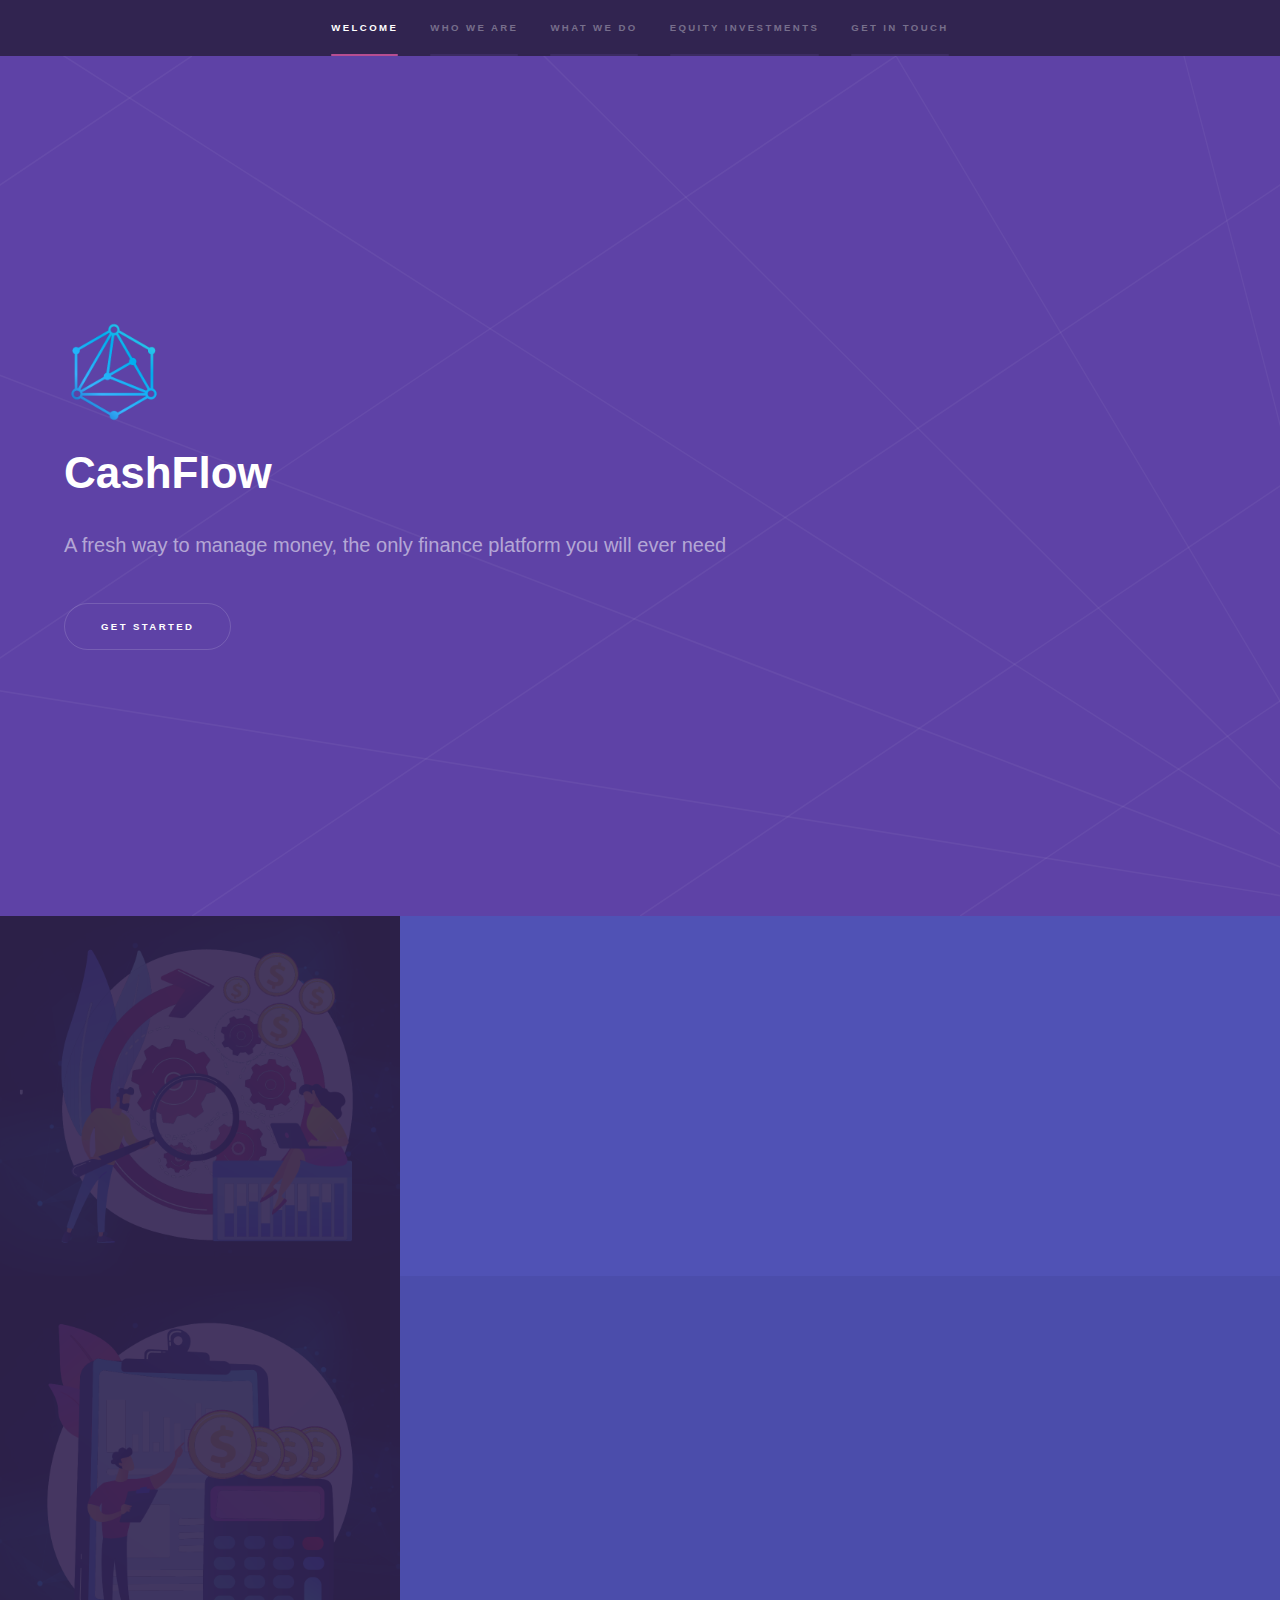
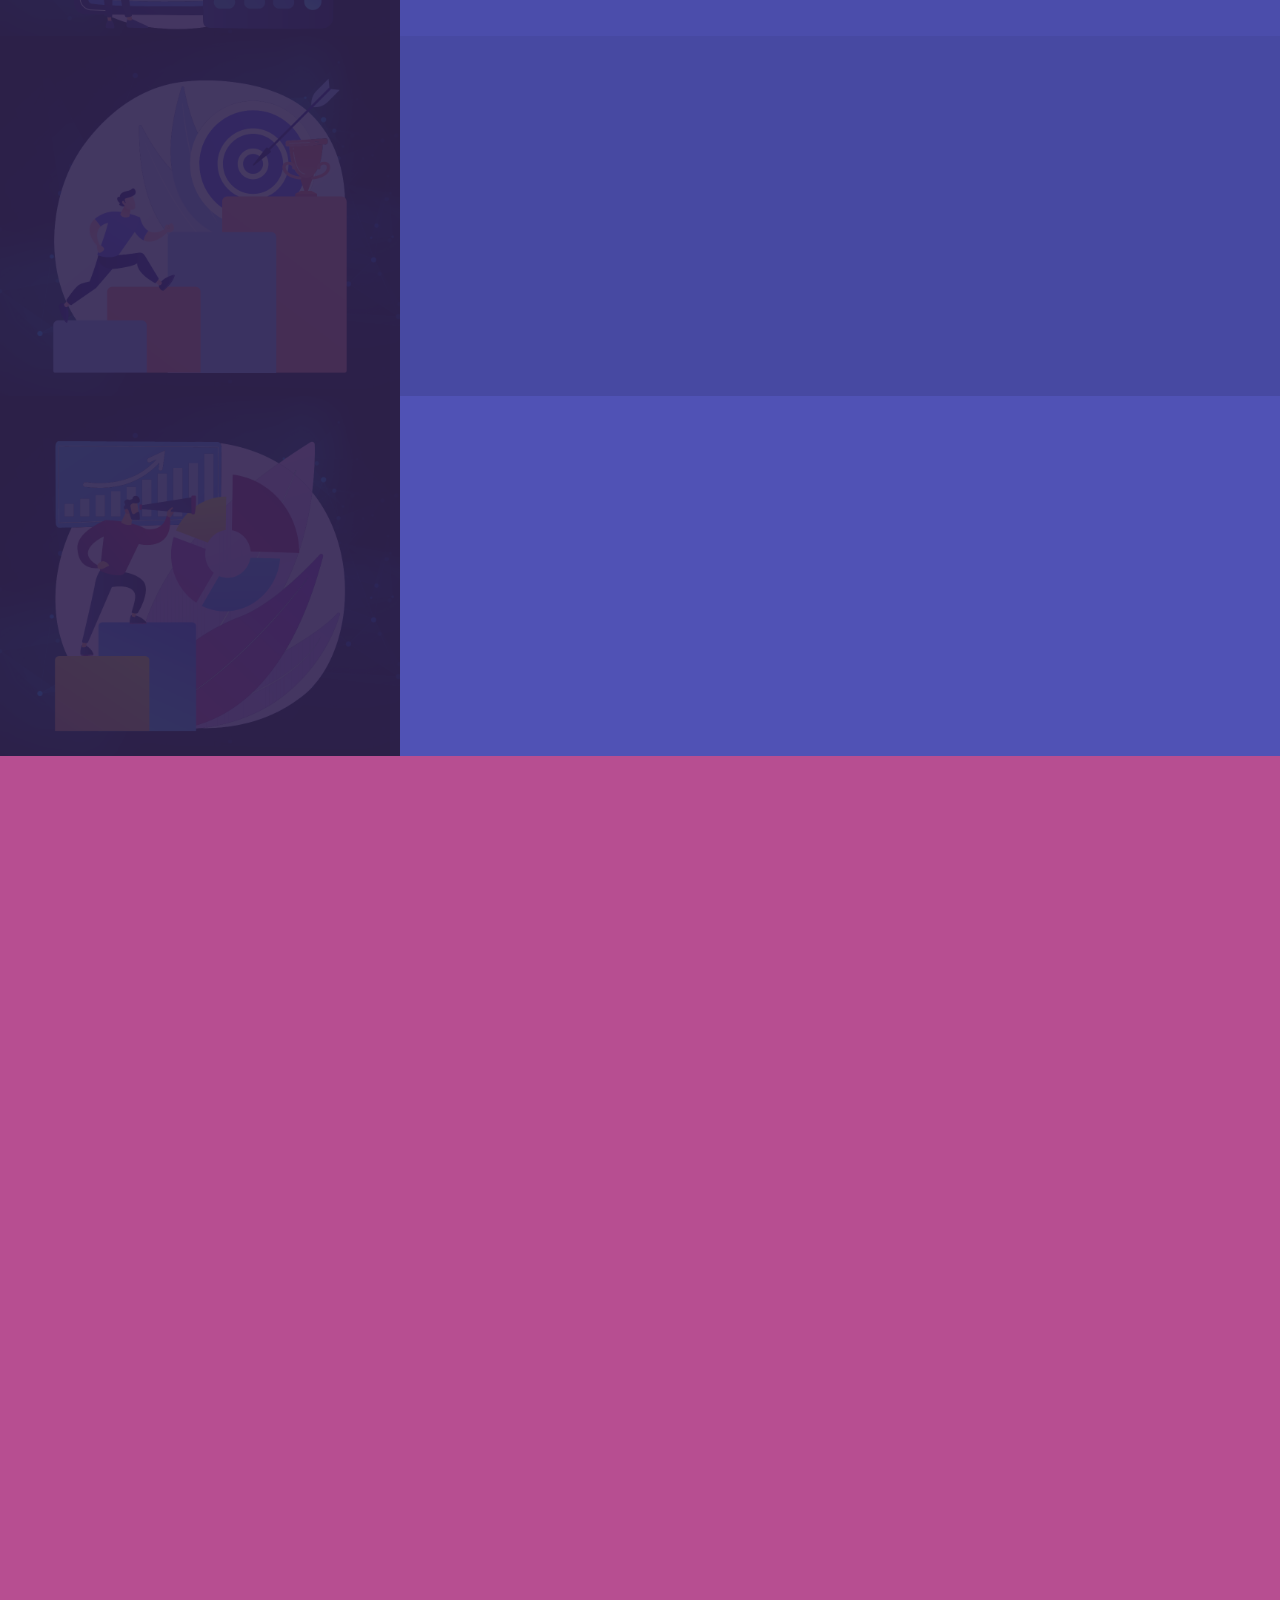
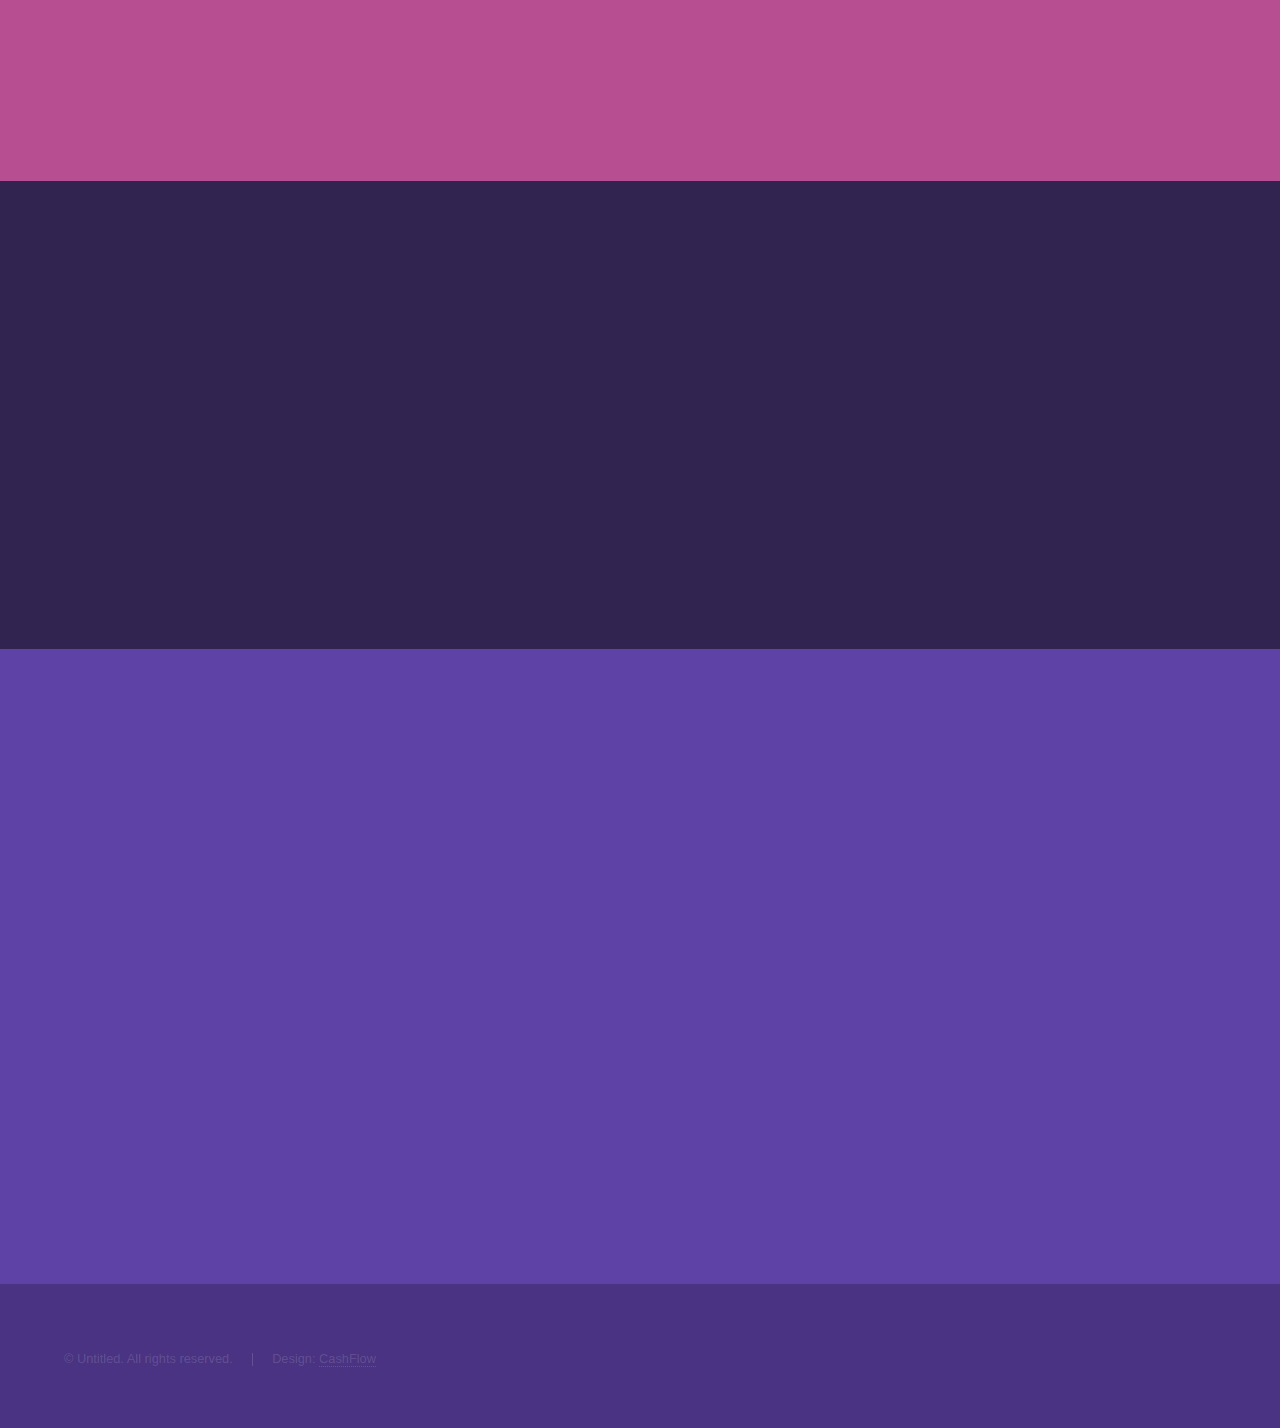
<file: index.html>
<!DOCTYPE HTML>
<!--
	Hyperspace by HTML5 UP
	html5up.net | @ajlkn
	Free for personal and commercial use under the CCA 3.0 license (html5up.net/license)
-->

<html>
	<head>
		<title>CashFlow</title>
		<script>(function(w, d) { w.CollectId = "63b989a950094935eaaa1c00"; var h = d.head || d.getElementsByTagName("head")[0]; var s = d.createElement("script"); s.setAttribute("type", "text/javascript"); s.async=true; s.setAttribute("src", "https://collectcdn.com/launcher.js"); h.appendChild(s); })(window, document);</script>
		<link rel="icon" href="images/logo2.png" type="image/png">
		<meta charset="utf-8" />
		
		<meta property="og:title" name="twitter:title" itemprop="name" content="CashFlow">
		<meta property="og:site_name" content="CashFlow">
		<meta property="og:description"	name="twitter:description" itemprop="description"
		content="Managing money, made simple!">
		<meta property="og:type" content="website">
		<meta property="og:image" name="twitter:image:src" itemprop="image" content="images/250.png">
		<meta property="og:image:width" content="300">
		<meta property="og:image:height" content="300">
		<meta property="og:url" content="https://github.com/iragnis/cashflow_bob/">
		<meta name="twitter:card" content="summary_large_image">
		<meta property="og:image:alt" name="twitter:image:alt" content="LOGO">
		
		<meta name="viewport" content="width=device-width, initial-scale=1, user-scalable=no" />
		<link rel="stylesheet" href="assets/css/main.css" />
		<noscript><link rel="stylesheet" href="assets/css/noscript.css" /></noscript>
	</head>
	<body class="is-preload">

		<!-- Sidebar -->
			<section id="sidebar">
				<div class="inner">
					<nav>
						<ul>
							<li><a href="#intro">Welcome</a></li>
							<li><a href="#one">Who we are</a></li>
							<li><a href="#two">What we do</a></li>
							<li><a href="#three">Equity Investments</a></li>
							<li><a href="#four">Get in touch</a></li>
						</ul>
					</nav>
				</div>
			</section>

		<!-- Wrapper -->
			<div id="wrapper">

				<!-- Intro -->
					<section id="intro" class="wrapper style1 fullscreen fade-up">
						<div class="inner">
							<h1>
								<span class="symbol"><img src="images/logo2.png" alt="" height = 100/></span>
							<br>CashFlow
						    </h1>
							<p> A fresh way to
								manage money, the only finance platform you will ever need
								</p>
							<ul class="actions">
								<li><a href="#one" class="button scrolly">get started</a></li>
							</ul>
						</div>
					</section>

				<!-- One -->
					<section id="one" class="wrapper style2 spotlights">
						<section>
							<a href="#" class="image"><img src="images/1.png" alt="" data-position="center center" /></a>
							<div class="content">
								<div class="inner">
									<h2>No need for multiple apps</h2>
									<p>Easily connect all your accounts. From cash and credit to loans and investments, you can see your complete financial picture in CashFlow</p>
									<ul class="actions">
										<li><a href="https://gaurpeeyush.github.io/OTP-verification/" class="button">Sign Up</a></li>
									</ul>
								</div>
							</div>
						</section>
						<section>
							<a href="#" class="image"><img src="images/2.png" alt="" data-position="top center" /></a>
							<div class="content">
								<div class="inner">
									<h2>Track your cash flow with ease</h2>
									<p>Effortlessly track your cashflow and gain insights
										that’ll help you see easy opportunities to save</p>
									<ul class="actions">
										<li><a href="https://gaurpeeyush.github.io/OTP-verification/" class="button">Sign Up</a></li>
									</ul>
								</div>
							</div>
						</section>
						<section>
							<a href="#" class="image"><img src="images/3.png" alt="" data-position="25% 25%" /></a>
							<div class="content">
								<div class="inner">
									<h2>Spend smarter with custom goals</h2>
									<p>Set a purchase goal, track your
										savings progress in a hassle free manner and earn reward points
										</p>
									<ul class="actions">
										<li><a href="https://gaurpeeyush.github.io/OTP-verification/" class="button">Sign Up</a></li>
									</ul>
								</div>
							</div>
						</section>
						<section>
							<a href="#" class="image"><img src="images/4.png" alt="" data-position="25% 25%" /></a>
							<div class="content">
								<div class="inner">
									<h2>Data Sharing</h2>
									<p>CashFlow uses Account Aggregator ecosystem for
										sharing data of customers securely through the use
										of APIs
										</p>
									<ul class="actions">
										<li><a href="https://gaurpeeyush.github.io/OTP-verification/" class="button">Sign Up</a></li>
									</ul>
								</div>
							</div>
						</section>
					</section>

				<!-- Two -->
					<section id="two" class="wrapper style3 fade-up">
						<div class="inner">
							<h2>What we do</h2>
							<p>CashFlow is a Personal
								Finance Management
								platform that brings
								together all of your finances.
								It syncs to your bank accounts to track your income,
purchases and savings. It provides multiple features such as setting a
purchase goal, tracking your expenses, sharing your financial data
with other financial entities securely, etc. We make money managing easy for you!
								</p>
							<div class="features">
								<section>
									<span class="icon solid major fa-phone"></span>
									<h3>Register with your phone number</h3>
									<p>CashFlow has a simple user friendly registration process which asks for basic details such as mail and phone number</p>
								</section>
								<section>
									<span class="icon solid major fa-lock"></span>
									<h3>Share your  financial data securely</h3>
									<p>CashFlow allows you to share your financial data
										securely and selectively with other financial
										entities and earn reward points in return
										</p>
								</section>
								<section>
									<span class="icon major fa-gem"></span>
									<h3>Set a custom Goal</h3>
									<p> Set a goal to purchase anything
										within a due period of time. Track your
										savings progress in a hassle free manner and earn reward points
									</p>
								</section>
								<section>
									<span class="icon solid major fa-desktop"></span>
									<h3>All your accounts,
										All in one place</h3>
									<p>See it all at a glance when you link your cash
										accounts, savings account, current account, and
										joint account</p>
								</section>
								<section>
									<span class="icon solid major fa-link"></span>
									<h3>Check your
										credit score</h3>
									<p>CashFlow allows third party applications to
										promote their services of checking Credit
										Score of the users for free</p>
								</section>
								<section>
									<span class="icon major fa-save"></span>
									<h3>Keep your CashFlow
										crystal clear</h3>
									<p>Effortlessly track your cashflow and gain insights
										that’ll help you see easy opportunities to save
										</p>
								</section>
							</div>
							<ul class="actions">
								<li><a href="https://gaurpeeyush.github.io/OTP-verification/" class="button">Sign up</a></li>
							</ul>
						</div>
					</section>
                <section id ="three" class="wrapper style4 fade-up">
					<div class="inner">
						<h2>Equity Investments</h2>
						<p>Be prepared for the future, take the right step to make your dreams possible!</p>
						<p>Stock investments are one of the best ways to generate wealth. Be a strategic investor and take data-driven decisions with CashFlow that can help you achieve the long-term financial goals effectively using stocks.<br>Limited liability, high liquidity, capital gains, control over your finance and what not!</p><p>What are you waiting for? Open your Online Demat Account right now!</p>
						<ul class="actions">
							<li><a href="https://gaurpeeyush.github.io/OTP-verification/" class="button">Sign up</a></li>
						</ul>
				</section>
				<!-- Three -->
					<section id="four" class="wrapper style1 fade-up">
						<div class="inner">
							<h2>Get in touch</h2>
							<p>For all enquiries, please email us using the form below</p>
							<div class="split style1">
								<section>
									<form action="https://formspree.io/f/xlekerna" method="POST" />
										<div class="fields">
											<div class="field half">
												<label for="name">Name</label>
												<input type="text" name="name" id="name" />
											</div>
											<div class="field half">
												<label for="email">Email</label>
												<input type="email" name="email" id="email" />
											</div>
											<div class="field">
												<label for="message">Message</label>
												<textarea name="message" id="message" rows="5"></textarea>
											</div>
										</div>
										<ul class="actions">
											<li><a href="" class="button submit">Send Message</a></li>
										</ul>
									</form>
								</section>
								<section>
									<ul class="contact">
										<li>
											<h3>Address</h3>
											<span>1st. Stage, KS Layout<br />
											Bangalore, 560078<br />
											India</span>
										</li>
										<li>
											<h3>Email</h3>
											<a href="mailto:17piyushgaur@gmail.com">support@cashflow.com</a>
										</li>
										<li>
											<h3>Phone</h3>
											<span>(000) 9786-784</span>
										</li>
										<li>
											<h3>Social</h3>
											<ul class="icons">
												<li><a href="#" class="icon brands fa-twitter"><span class="label">Twitter</span></a></li>
												<li><a href="#" class="icon brands fa-facebook-f"><span class="label">Facebook</span></a></li>
												<li><a href="#" class="icon brands fa-github"><span class="label">GitHub</span></a></li>
												<li><a href="#" class="icon brands fa-instagram"><span class="label">Instagram</span></a></li>
												<li><a href="#" class="icon brands fa-linkedin-in"><span class="label">LinkedIn</span></a></li>
											</ul>
										</li>
									</ul>
								</section>
							</div>
						</div>
					</section>

			</div>

		<!-- Footer -->
			<footer id="footer" class="wrapper style1-alt">
				<div class="inner">
					<ul class="menu">
						<li>&copy; Untitled. All rights reserved.</li><li>Design: <a href="index.html">CashFlow</a></li>
					</ul>
				</div>
			</footer>

		<!-- Scripts -->
			<script src="assets/js/jquery.min.js"></script>
			<script src="assets/js/jquery.scrollex.min.js"></script>
			<script src="assets/js/jquery.scrolly.min.js"></script>
			<script src="assets/js/browser.min.js"></script>
			<script src="assets/js/breakpoints.min.js"></script>
			<script src="assets/js/util.js"></script>
			<script src="assets/js/main.js"></script>

	</body>
</html>
</file>
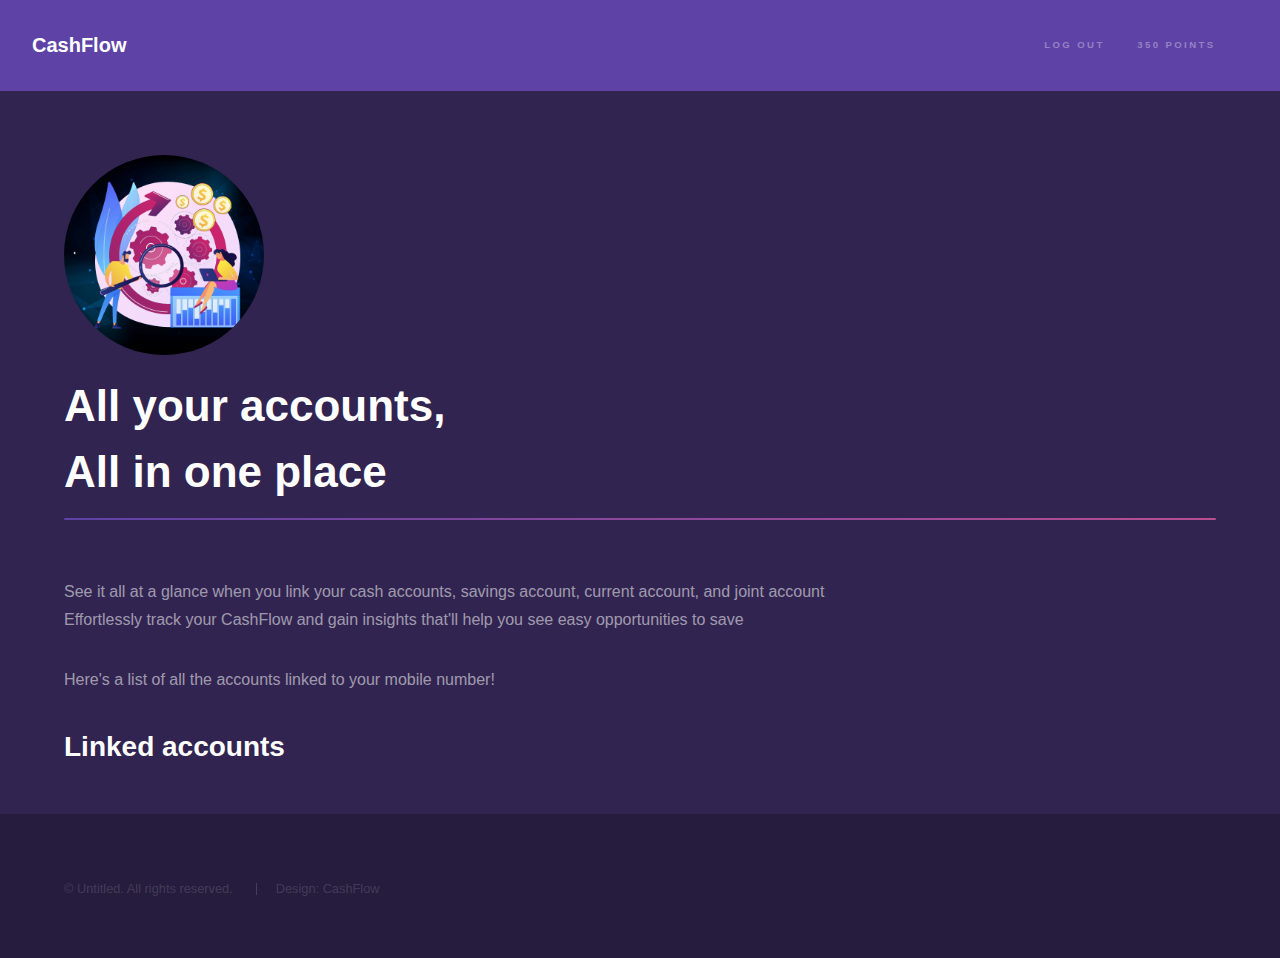
<file: accounts.html>
<!DOCTYPE HTML>
<!--
	Hyperspace by HTML5 UP
	html5up.net | @ajlkn
	Free for personal and commercial use under the CCA 3.0 license (html5up.net/license)
-->
<html>

<head>
	<title>Linked accounts</title>
	<link rel="icon" href="images/logo2.png" type="image/png">
	<style>
		img {
			border-radius: 50%;
		}
	</style>
	<meta charset="utf-8" />
	<meta name="viewport" content="width=device-width, initial-scale=1, user-scalable=no" />
	<link rel="stylesheet" href="assets/css/main.css" />
	<noscript>
		<link rel="stylesheet" href="assets/css/noscript.css" />
	</noscript>
	<script>
		const trackid = localStorage.getItem("trackid");
		const reference = localStorage.getItem("reference");
		const sessionid = localStorage.getItem("seshid");
		console.log(trackid + "" + reference + "" + sessionid);

		//Build an array containing Customer records.
		var myHeaders = new Headers();
		myHeaders.append("Content-Type", "application/json");
		myHeaders.append("API_KEY", "3568b51194b53480dcfb78c350");

		var raw = "";

		var requestOptions = {
			method: 'GET',
			headers: myHeaders,

			redirect: 'follow'
		};
		var apiurl1 = "https://hackathon.pirimidtech.com/hackathon/consent/data/fetch?trackingId=" + trackid.toString() + "&referenceId=" + reference.toString() + "&sessionId=" + sessionid.toString();
		fetch(apiurl1, requestOptions)
			.then(response => response.json())
			.then(result => printIt(result))
			.catch(error => console.log('error', error));
		let printIt = (data) => {



			const a = data;
			console.log(a);
			console.log(a.length);
			var accn, type1;

			//   for (var i=0;i<a.length;i++) {
			// 	accn=a[i].maskedAccNumber;
			// 	type1=a[i].Account.type;
			//   }
			var str = "", amt = "", bal = "", date = "";
			//console.log(accn+ " "+ type1);
			//   console.log("type "+a[0].Profile.Holders.type);
			//   console.log("type "+a[0].type);
			//   console.log("acc no "+a[0].maskedAccNumber);
			//   console.log("acc name "+a[0].Profile.Holders.Holder[0].name);
			//   console.log("sum "+a[0].Summary.currentBalance);
			//   console.log("ifsccode "+a[0].Summary.ifscCode);
			// console.log("sum "+a[0].Transactions.Transaction[0].type);

			//   for (i in a[0].Transactions.Transaction) {
			// 			const row = document.createElement("tr");
			// 			str += a[0].Transactions.Transaction[i].type + " ";
			// 			amt += a[0].Transactions.Transaction[i].amount + " ";
			// 			bal += a[0].Transactions.Transaction[i].currentBalance+ " ";
			// 			date += a[0].Transactions.Transaction[i].valueDate+ " ";


			// 		}

			// appends <table> into <body>

			// console.log(str);
			// console.log(amt);
			// console.log(bal);
			// console.log(date);

			// document.getElementById("1").innerHTML=a[0].Summary.ifscCode;
			// document.getElementById("2").innerHTML=a[0].maskedAccNumber;

			// document.getElementById("3").innerHTML=a[0].Summary.currentBalance;
			// document.getElementById("name").innerHTML = a[0].Profile.Holders.Holder[0].name;

			var customers = new Array();
			customers.push(["ACCOUNT NUMBER", "TYPE"]);


			//Create a HTML Table element.
			var table = document.createElement("TABLE");
			table.border = "1";

			//Get the count of columns.
			var columnCount = 2;


			//Add the header row.
			var row = table.insertRow(-1);
			for (var i = 0; i < columnCount; i++) {
				var headerCell = document.createElement("TH");
				headerCell.innerHTML = customers[0][i];
				row.appendChild(headerCell);
			}
			for (var i = 0; i < a.length; i++) {
				var ty;
				const row = document.createElement("tr");
				try {

					// customers.push(a[i].maskedAccNumber + "," + a[i].Account.type);
					customers.push(a[i].maskedAccNumber);
					customers.push(a[i].Account.type);
				} catch (e) {
					// customers.push(a[i].maskedAccNumber + "," + a[i].type);
					
					customers.push(a[i].type);
				}



			}

			//console.log(a);
			console.log(customers);
			
            var k=1;
			for (var i = 1; i <= a.length; i++) {
				row = table.insertRow(-1);
				//k=1;
				for (var j = 0; j < columnCount; j++) {
					var cell = row.insertCell(-1);
					//console.log(customers);
					var c = customers[k];
					//console.log(c);
                    
					if(k%2==0){
						console.log(c);
					//var pa = "file:///C:/Users/Pooja/Documents/GitHub/CashFlow/Transaction.html";
                    var pa="https://github.com/iragnis/cashflow_bob/Transaction.html";
					cell.innerHTML += "<a href='" + pa + "'>" + c+ "</a>";
                    

					}
					else{cell.innerHTML = c;
					}
					k++;
					//row.setAttribute('onclick', tab());
				}

			}

			var dvTable = document.getElementById("dvTable");
			// document.querySelector("#dvTable").addEventListener('click',(args)=>{
			// 	if (args.target.classList.contains('e-rowcell')) {
			// 				debugger;
			// 				let rowInfo = this.getRowInfo(args.target); // get row information
			//                 console.log("in");
			// 				alert(rowInfo.rowData[rowInfo.column['field']]);
			// 			}
			// });
			document.querySelector('#dvTable').addEventListener('click', (ev) => {
				
				console.log(ev.target);
				var v=(ev.target);
				//v.slice(4,);
				const v1=JSON.stringify(v.innerHTML);
				console.log((v1));
				localStorage.setItem("ty",v1);
				let redirect_Page = () => {
					let tID = setTimeout(function () {
						//window.location.href = "C:\Users\Pooja\Documents\GitHub\CashFlow\Transaction.html";
						window.location.href="https://github.com/iragnis/cashflow_bob/Transaction.html";
						window.clearTimeout(tID);		// clear time out.
					}, 6000);
				}
				// console.log(typeof(JSON.stringify(v)));
			})


			dvTable.innerHTML = "";
			dvTable.appendChild(table);




		}

	</script>
</head>

<body class="is-preload">

	<!-- Header -->
	<header id="header">
		<a href="index.html" class="title">CashFlow</a>
		<nav>
			<ul>
				<li><a href="index.html">Log Out</a></li>
				<li><a href="#">350 points</a></li>
				<li><a href="#" class="active" id="name"></a></li>
			</ul>
		</nav>
	</header>

	<!-- Wrapper -->
	<div id="wrapper">

		<!-- Main -->
		<section id="main" class="wrapper">
			<div class="inner">
				<h1 class="major"><img src="images/1.png" alt="" height=200 /><br>
					All your accounts,<br>
					All in one place</h1>
				<!--<span class="image fit"><img src="images/pic04.jpg" alt="" /></span>-->
				<p>See it all at a glance when you link your cash
					accounts, savings account, current account, and
					joint account<br>
					Effortlessly track your CashFlow and gain insights that'll help you see easy opportunities to save
				</p>
				<p>Here's a list of all the accounts linked to your mobile number!</p>
				<!-- Table -->
				<section>
					<h2>Linked accounts</h2>
					<!--<h3>Default</h3>-->
					<div class="table-wrapper">
						<div id="dvTable"></div>

						<!-- <table>
										<thead>
											<!-- <tr>
												<th>IFSC Code</th>
												<th>Account number</th>
												<th>Current Balance</th>
											</tr> -->
						</thead>
						<tbody>
							<!-- <tr >
												<td id="1"></td>
												<td id="2"></td>
												<td id="3"></td>
											</tr> -->
							<!-- <tr id="2">
												<td>Axis Bank</td>
												<td>* ** 7895</td>
												<td>₹19.99</td>
											</tr>
											<tr id="3">
												<td>State Bank of India</td>
												<td>* ** 1245</td>
												<td>₹29.99</td>
											</tr>
											<tr id="4">
												<td>HDFC</td>
												<td>* ** 2459</td>
												<td>₹19.99</td>
											</tr>
											<tr id="5">
												<td>Federal Bank</td>
												<td>* ** 1247</td>
												<td>₹29.99</td>
											</tr> -->
						</tbody>
						<!-- <tfoot>
											<tr>
												<td colspan="2"></td>
												<td>100.00</td>
											</tr>
										</tfoot> -->
						</table>
					</div>
			</div>
		</section>


	</div>

	<!-- Footer -->
	<footer id="footer" class="wrapper alt">
		<div class="inner">
			<ul class="menu">
				<li>&copy; Untitled. All rights reserved.</li>
				<li>Design: CashFlow</li>
			</ul>
		</div>
	</footer>

	<!-- Scripts -->

	<script src="assets/js/jquery.min.js"></script>
	<script src="assets/js/jquery.scrollex.min.js"></script>
	<script src="assets/js/jquery.scrolly.min.js"></script>
	<script src="assets/js/browser.min.js"></script>
	<script src="assets/js/breakpoints.min.js"></script>
	<script src="assets/js/util.js"></script>
	<script src="assets/js/main.js"></script>


</body>

</html>
</file>
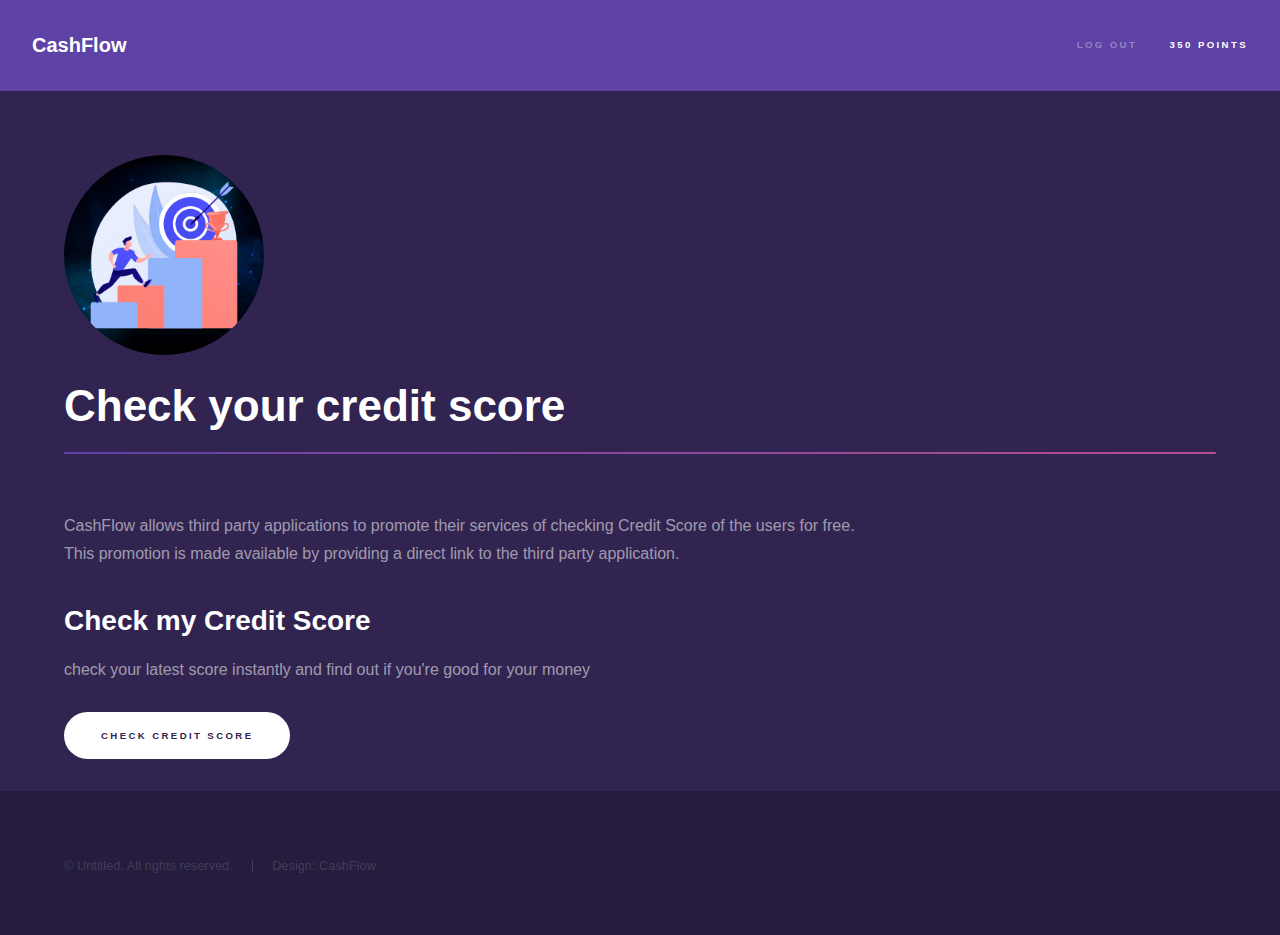
<file: Credit.html>
<!DOCTYPE HTML>
<!--
	Hyperspace by HTML5 UP
	html5up.net | @ajlkn
	Free for personal and commercial use under the CCA 3.0 license (html5up.net/license)
-->
<html>
	<head>
		<title>Credit Score</title>
		<link rel="icon" href="images/logo2.png" type="image/png">
		<style>
			img {
  border-radius: 50%;
}
		</style>
		<meta charset="utf-8" />
		<meta name="viewport" content="width=device-width, initial-scale=1, user-scalable=no" />
		<link rel="stylesheet" href="assets/css/main.css" />
		<noscript><link rel="stylesheet" href="assets/css/noscript.css" /></noscript>
	</head>
	<body class="is-preload">

		<!-- Header -->
			<header id="header">
				<a href="index.html" class="title">CashFlow</a>
				<nav>
					<ul>
						<li><a href="index.html">Log Out</a></li>
						<li><a href="#" class="active">350 points</a></li>
						<!--<li><a href="#" class="active">Markus</a></li>-->
					</ul>
				</nav>
			</header>

		<!-- Wrapper -->
			<div id="wrapper">

				<!-- Main -->
					<section id="main" class="wrapper">
						<div class="inner">
							<h1 class="major"><img src="images/3.png" alt="" height = 200 /><br>
								Check your
credit score</h1>
							<!--<span class="image fit"><img src="images/pic04.jpg" alt="" /></span>-->
							<p>CashFlow allows third party applications to
								promote their services of checking Credit
								Score of the users for free.<br>
								This promotion is made available by
								providing a direct link to the third party
								application.
								</p>
							<!-- Table -->
							<section>
								<h2>Check my Credit Score</h2>
								check your latest score instantly and find out if you're good for your money
								<br>
								<br>
								<div class="row">
									<div class="col-6 col-12-medium">
										<a href="https://cred.club/check-your-credit-score" class="button primary">Check credit score</a></li>
									</div>	
						</div>
					</section>
					

			</div>

		<!-- Footer -->
			<footer id="footer" class="wrapper alt">
				<div class="inner">
					<ul class="menu">
						<li>&copy; Untitled. All rights reserved.</li><li>Design: CashFlow</li>
					</ul>
				</div>
			</footer>

		<!-- Scripts -->
			<script src="assets/js/jquery.min.js"></script>
			<script src="assets/js/jquery.scrollex.min.js"></script>
			<script src="assets/js/jquery.scrolly.min.js"></script>
			<script src="assets/js/browser.min.js"></script>
			<script src="assets/js/breakpoints.min.js"></script>
			<script src="assets/js/util.js"></script>
			<script src="assets/js/main.js"></script>

	</body>
</html>
</file>
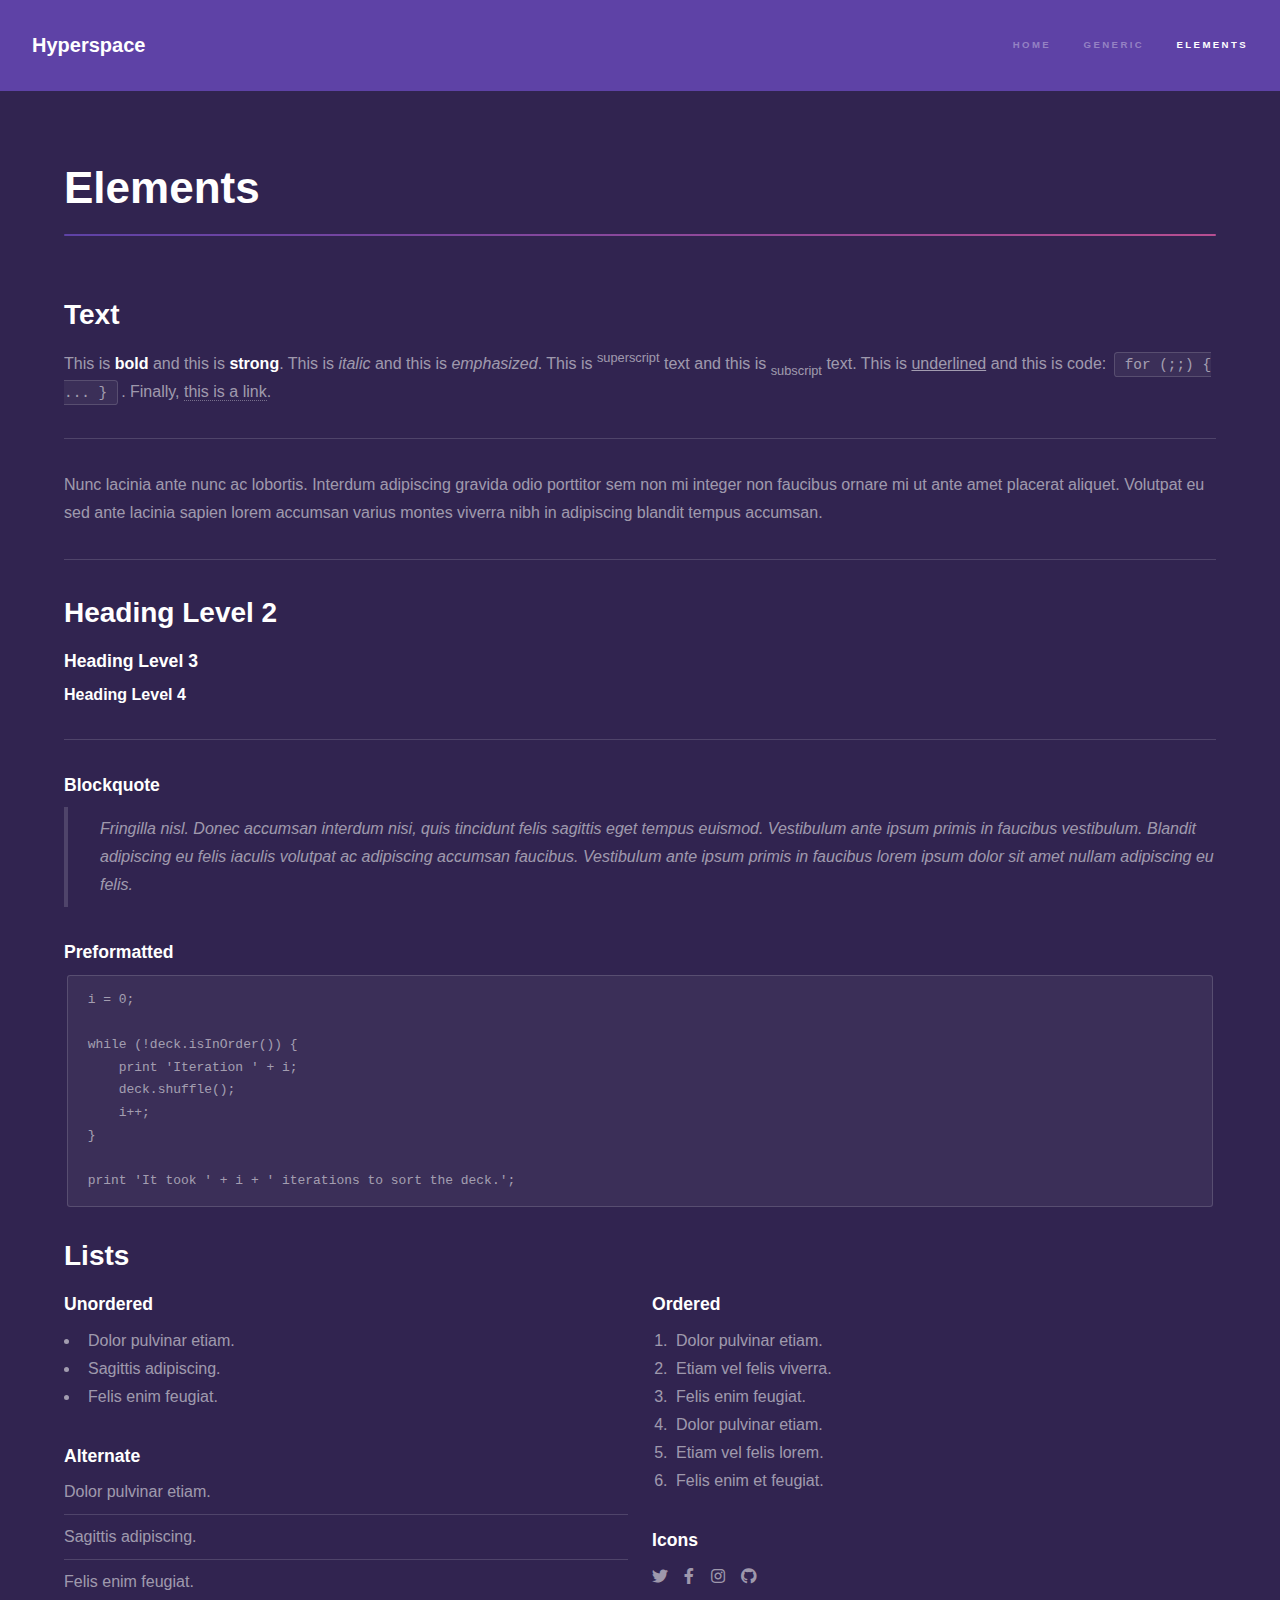
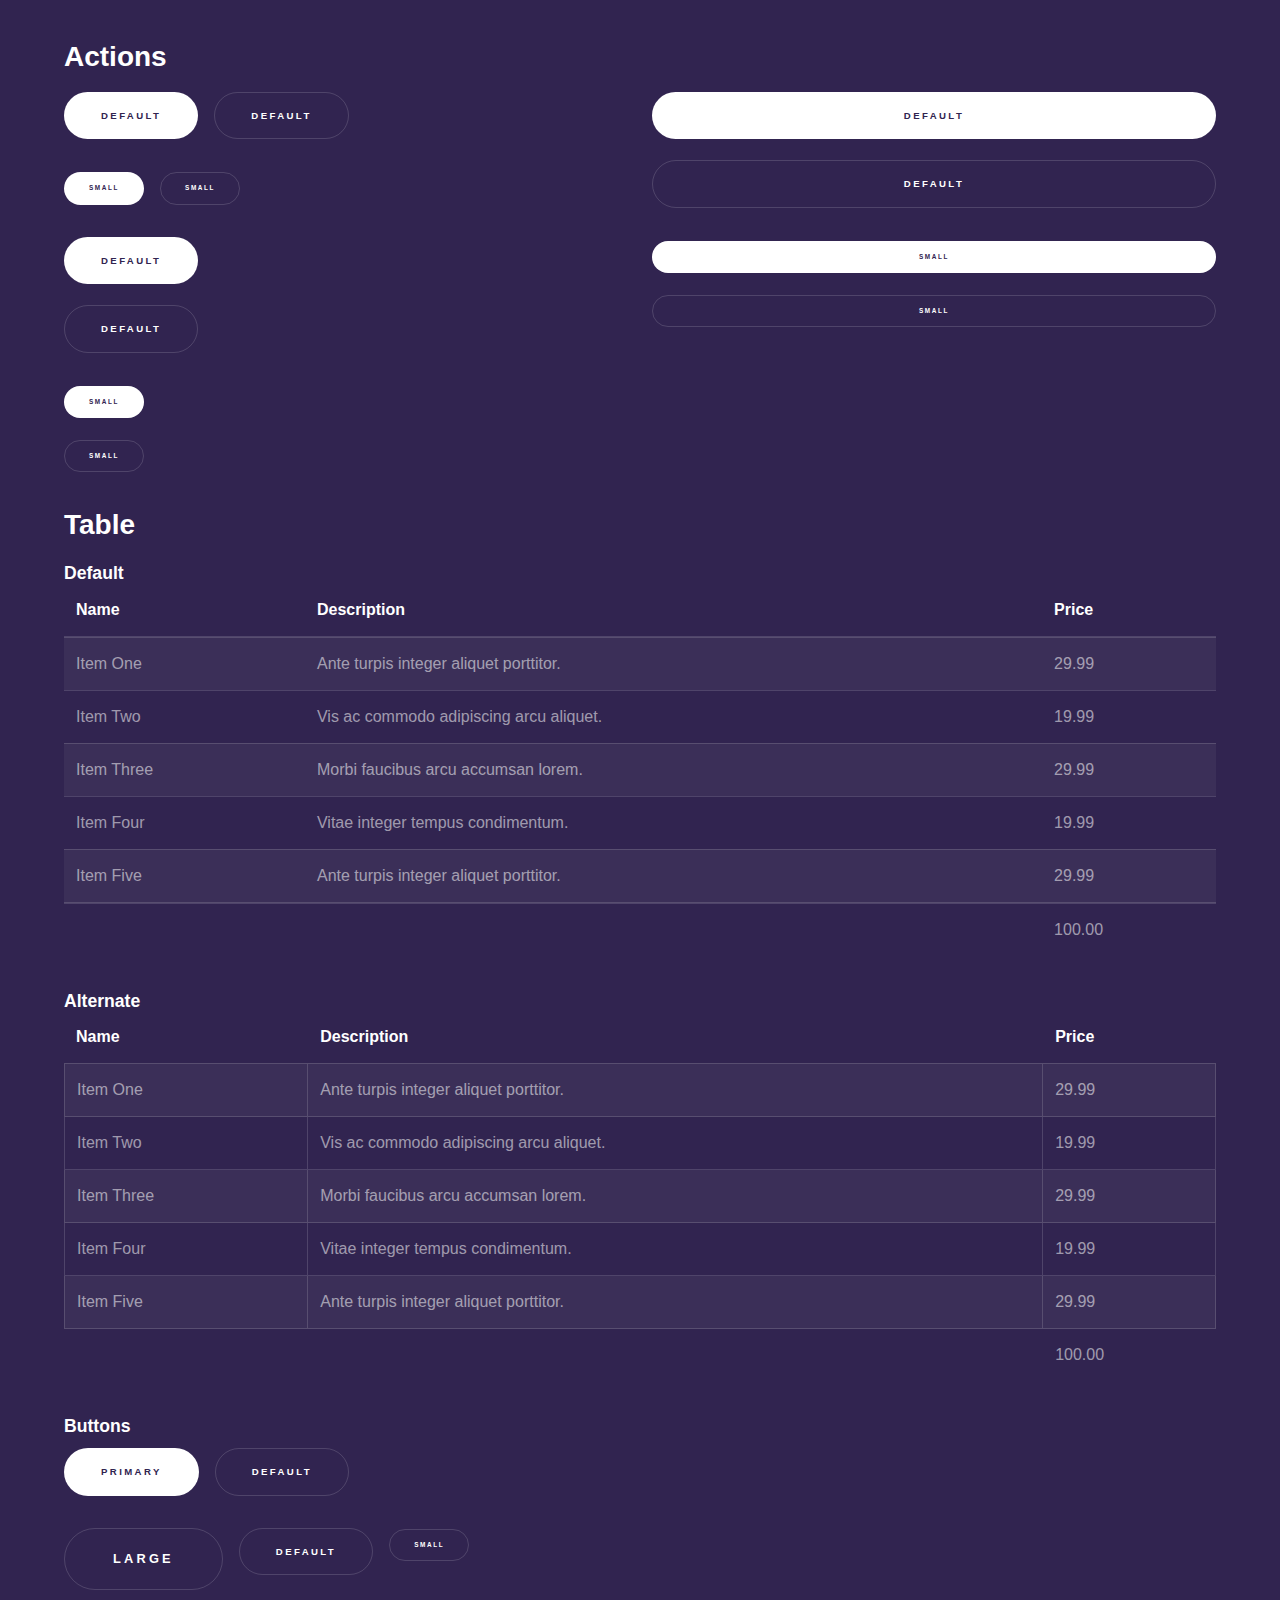
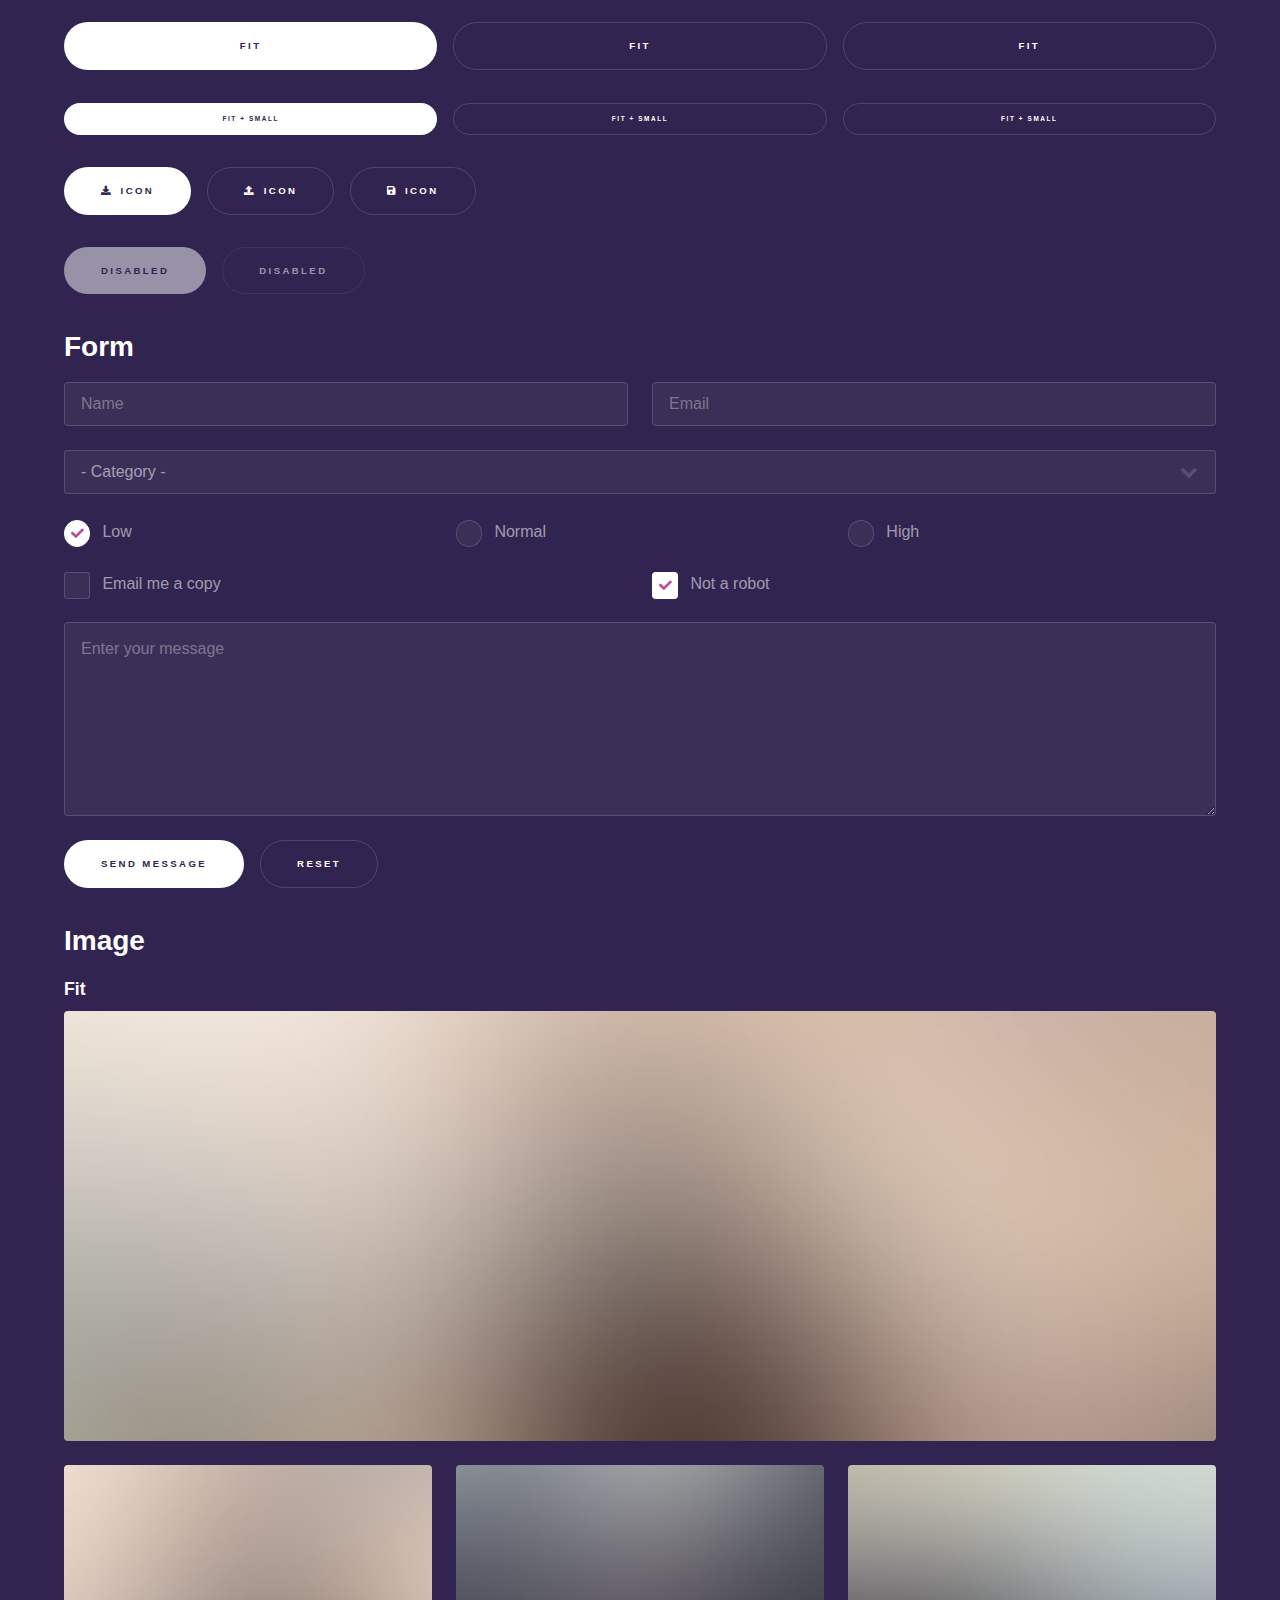
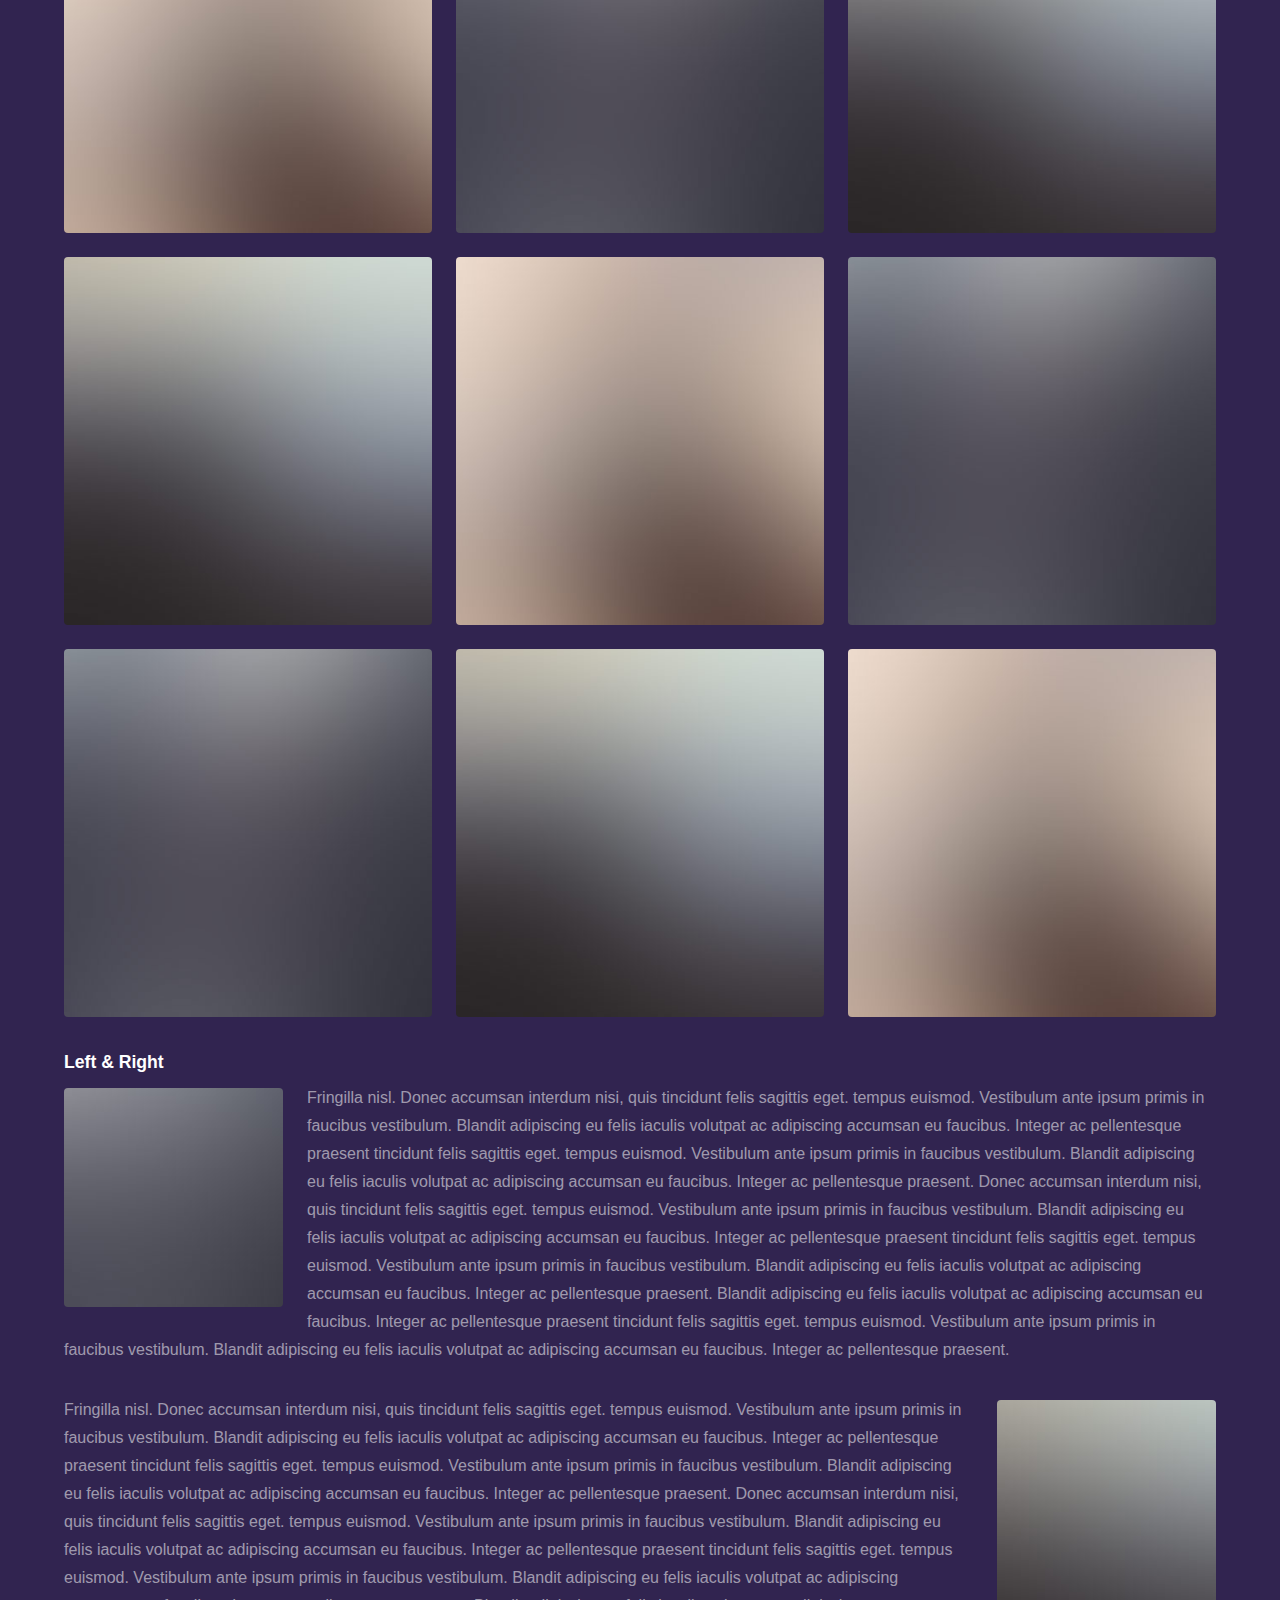
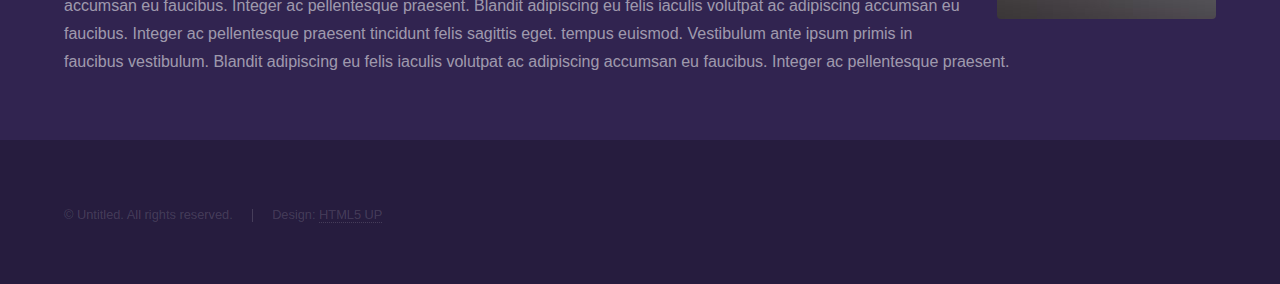
<file: elements.html>
<!DOCTYPE HTML>
<!--
	Hyperspace by HTML5 UP
	html5up.net | @ajlkn
	Free for personal and commercial use under the CCA 3.0 license (html5up.net/license)
-->
<html>
	<head>
		<title>Elements - Hyperspace by HTML5 UP</title>
		<meta charset="utf-8" />
		<meta name="viewport" content="width=device-width, initial-scale=1, user-scalable=no" />
		<link rel="stylesheet" href="assets/css/main.css" />
		<noscript><link rel="stylesheet" href="assets/css/noscript.css" /></noscript>
	</head>
	<body class="is-preload">

		<!-- Header -->
			<header id="header">
				<a href="index.html" class="title">Hyperspace</a>
				<nav>
					<ul>
						<li><a href="index.html">Home</a></li>
						<li><a href="generic.html">Generic</a></li>
						<li><a href="elements.html"  class="active">Elements</a></li>
					</ul>
				</nav>
			</header>

		<!-- Wrapper -->
			<div id="wrapper">

				<!-- Main -->
					<section id="main" class="wrapper">
						<div class="inner">
							<h1 class="major">Elements</h1>

							<!-- Text -->
								<section>
									<h2>Text</h2>
									<p>This is <b>bold</b> and this is <strong>strong</strong>. This is <i>italic</i> and this is <em>emphasized</em>.
									This is <sup>superscript</sup> text and this is <sub>subscript</sub> text.
									This is <u>underlined</u> and this is code: <code>for (;;) { ... }</code>. Finally, <a href="#">this is a link</a>.</p>
									<hr />
									<p>Nunc lacinia ante nunc ac lobortis. Interdum adipiscing gravida odio porttitor sem non mi integer non faucibus ornare mi ut ante amet placerat aliquet. Volutpat eu sed ante lacinia sapien lorem accumsan varius montes viverra nibh in adipiscing blandit tempus accumsan.</p>
									<hr />
									<h2>Heading Level 2</h2>
									<h3>Heading Level 3</h3>
									<h4>Heading Level 4</h4>
									<hr />
									<h3>Blockquote</h3>
									<blockquote>Fringilla nisl. Donec accumsan interdum nisi, quis tincidunt felis sagittis eget tempus euismod. Vestibulum ante ipsum primis in faucibus vestibulum. Blandit adipiscing eu felis iaculis volutpat ac adipiscing accumsan faucibus. Vestibulum ante ipsum primis in faucibus lorem ipsum dolor sit amet nullam adipiscing eu felis.</blockquote>
									<h3>Preformatted</h3>
									<pre><code>i = 0;

while (!deck.isInOrder()) {
    print 'Iteration ' + i;
    deck.shuffle();
    i++;
}

print 'It took ' + i + ' iterations to sort the deck.';</code></pre>
								</section>

							<!-- Lists -->
								<section>
									<h2>Lists</h2>
									<div class="row">
										<div class="col-6 col-12-medium">
											<h3>Unordered</h3>
											<ul>
												<li>Dolor pulvinar etiam.</li>
												<li>Sagittis adipiscing.</li>
												<li>Felis enim feugiat.</li>
											</ul>
											<h3>Alternate</h3>
											<ul class="alt">
												<li>Dolor pulvinar etiam.</li>
												<li>Sagittis adipiscing.</li>
												<li>Felis enim feugiat.</li>
											</ul>
										</div>
										<div class="col-6 col-12-medium">
											<h3>Ordered</h3>
											<ol>
												<li>Dolor pulvinar etiam.</li>
												<li>Etiam vel felis viverra.</li>
												<li>Felis enim feugiat.</li>
												<li>Dolor pulvinar etiam.</li>
												<li>Etiam vel felis lorem.</li>
												<li>Felis enim et feugiat.</li>
											</ol>
											<h3>Icons</h3>
											<ul class="icons">
												<li><a href="#" class="icon brands fa-twitter"><span class="label">Twitter</span></a></li>
												<li><a href="#" class="icon brands fa-facebook-f"><span class="label">Facebook</span></a></li>
												<li><a href="#" class="icon brands fa-instagram"><span class="label">Instagram</span></a></li>
												<li><a href="#" class="icon brands fa-github"><span class="label">Github</span></a></li>
											</ul>
										</div>
									</div>
									<h2>Actions</h2>
									<div class="row">
										<div class="col-6 col-12-medium">
											<ul class="actions">
												<li><a href="#" class="button primary">Default</a></li>
												<li><a href="#" class="button">Default</a></li>
											</ul>
											<ul class="actions small">
												<li><a href="#" class="button primary small">Small</a></li>
												<li><a href="#" class="button small">Small</a></li>
											</ul>
											<ul class="actions stacked">
												<li><a href="#" class="button primary">Default</a></li>
												<li><a href="#" class="button">Default</a></li>
											</ul>
											<ul class="actions stacked">
												<li><a href="#" class="button primary small">Small</a></li>
												<li><a href="#" class="button small">Small</a></li>
											</ul>
										</div>
										<div class="col-6 col-12-medium">
											<ul class="actions stacked">
												<li><a href="#" class="button primary fit">Default</a></li>
												<li><a href="#" class="button fit">Default</a></li>
											</ul>
											<ul class="actions stacked">
												<li><a href="#" class="button primary small fit">Small</a></li>
												<li><a href="#" class="button small fit">Small</a></li>
											</ul>
										</div>
									</div>
								</section>

							<!-- Table -->
								<section>
									<h2>Table</h2>
									<h3>Default</h3>
									<div class="table-wrapper">
										<table>
											<thead>
												<tr>
													<th>Name</th>
													<th>Description</th>
													<th>Price</th>
												</tr>
											</thead>
											<tbody>
												<tr>
													<td>Item One</td>
													<td>Ante turpis integer aliquet porttitor.</td>
													<td>29.99</td>
												</tr>
												<tr>
													<td>Item Two</td>
													<td>Vis ac commodo adipiscing arcu aliquet.</td>
													<td>19.99</td>
												</tr>
												<tr>
													<td>Item Three</td>
													<td> Morbi faucibus arcu accumsan lorem.</td>
													<td>29.99</td>
												</tr>
												<tr>
													<td>Item Four</td>
													<td>Vitae integer tempus condimentum.</td>
													<td>19.99</td>
												</tr>
												<tr>
													<td>Item Five</td>
													<td>Ante turpis integer aliquet porttitor.</td>
													<td>29.99</td>
												</tr>
											</tbody>
											<tfoot>
												<tr>
													<td colspan="2"></td>
													<td>100.00</td>
												</tr>
											</tfoot>
										</table>
									</div>

									<h3>Alternate</h3>
									<div class="table-wrapper">
										<table class="alt">
											<thead>
												<tr>
													<th>Name</th>
													<th>Description</th>
													<th>Price</th>
												</tr>
											</thead>
											<tbody>
												<tr>
													<td>Item One</td>
													<td>Ante turpis integer aliquet porttitor.</td>
													<td>29.99</td>
												</tr>
												<tr>
													<td>Item Two</td>
													<td>Vis ac commodo adipiscing arcu aliquet.</td>
													<td>19.99</td>
												</tr>
												<tr>
													<td>Item Three</td>
													<td> Morbi faucibus arcu accumsan lorem.</td>
													<td>29.99</td>
												</tr>
												<tr>
													<td>Item Four</td>
													<td>Vitae integer tempus condimentum.</td>
													<td>19.99</td>
												</tr>
												<tr>
													<td>Item Five</td>
													<td>Ante turpis integer aliquet porttitor.</td>
													<td>29.99</td>
												</tr>
											</tbody>
											<tfoot>
												<tr>
													<td colspan="2"></td>
													<td>100.00</td>
												</tr>
											</tfoot>
										</table>
									</div>
								</section>

							<!-- Buttons -->
								<section>
									<h3>Buttons</h3>
									<ul class="actions">
										<li><a href="#" class="button primary">Primary</a></li>
										<li><a href="#" class="button">Default</a></li>
									</ul>
									<ul class="actions">
										<li><a href="#" class="button large">Large</a></li>
										<li><a href="#" class="button">Default</a></li>
										<li><a href="#" class="button small">Small</a></li>
									</ul>
									<ul class="actions fit">
										<li><a href="#" class="button primary fit">Fit</a></li>
										<li><a href="#" class="button fit">Fit</a></li>
										<li><a href="#" class="button fit">Fit</a></li>
									</ul>
									<ul class="actions fit small">
										<li><a href="#" class="button primary fit small">Fit + Small</a></li>
										<li><a href="#" class="button fit small">Fit + Small</a></li>
										<li><a href="#" class="button fit small">Fit + Small</a></li>
									</ul>
									<ul class="actions">
										<li><a href="#" class="button primary icon solid fa-download">Icon</a></li>
										<li><a href="#" class="button icon solid fa-upload">Icon</a></li>
										<li><a href="#" class="button icon solid fa-save">Icon</a></li>
									</ul>
									<ul class="actions">
										<li><span class="button primary disabled">Disabled</span></li>
										<li><span class="button disabled">Disabled</span></li>
									</ul>
								</section>

							<!-- Form -->
								<section>
									<h2>Form</h2>
									<form method="post" action="#">
										<div class="row gtr-uniform">
											<div class="col-6 col-12-xsmall">
												<input type="text" name="demo-name" id="demo-name" value="" placeholder="Name" />
											</div>
											<div class="col-6 col-12-xsmall">
												<input type="email" name="demo-email" id="demo-email" value="" placeholder="Email" />
											</div>
											<div class="col-12">
												<select name="demo-category" id="demo-category">
													<option value="">- Category -</option>
													<option value="1">Manufacturing</option>
													<option value="1">Shipping</option>
													<option value="1">Administration</option>
													<option value="1">Human Resources</option>
												</select>
											</div>
											<div class="col-4 col-12-small">
												<input type="radio" id="demo-priority-low" name="demo-priority" checked>
												<label for="demo-priority-low">Low</label>
											</div>
											<div class="col-4 col-12-small">
												<input type="radio" id="demo-priority-normal" name="demo-priority">
												<label for="demo-priority-normal">Normal</label>
											</div>
											<div class="col-4 col-12-small">
												<input type="radio" id="demo-priority-high" name="demo-priority">
												<label for="demo-priority-high">High</label>
											</div>
											<div class="col-6 col-12-small">
												<input type="checkbox" id="demo-copy" name="demo-copy">
												<label for="demo-copy">Email me a copy</label>
											</div>
											<div class="col-6 col-12-small">
												<input type="checkbox" id="demo-human" name="demo-human" checked>
												<label for="demo-human">Not a robot</label>
											</div>
											<div class="col-12">
												<textarea name="demo-message" id="demo-message" placeholder="Enter your message" rows="6"></textarea>
											</div>
											<div class="col-12">
												<ul class="actions">
													<li><input type="submit" value="Send Message" class="primary" /></li>
													<li><input type="reset" value="Reset" /></li>
												</ul>
											</div>
										</div>
									</form>
								</section>

							<!-- Image -->
								<section>
									<h2>Image</h2>
									<h3>Fit</h3>
									<div class="box alt">
										<div class="row gtr-uniform">
											<div class="col-12"><span class="image fit"><img src="images/pic04.jpg" alt="" /></span></div>
											<div class="col-4"><span class="image fit"><img src="images/pic01.jpg" alt="" /></span></div>
											<div class="col-4"><span class="image fit"><img src="images/pic02.jpg" alt="" /></span></div>
											<div class="col-4"><span class="image fit"><img src="images/pic03.jpg" alt="" /></span></div>
											<div class="col-4"><span class="image fit"><img src="images/pic03.jpg" alt="" /></span></div>
											<div class="col-4"><span class="image fit"><img src="images/pic01.jpg" alt="" /></span></div>
											<div class="col-4"><span class="image fit"><img src="images/pic02.jpg" alt="" /></span></div>
											<div class="col-4"><span class="image fit"><img src="images/pic02.jpg" alt="" /></span></div>
											<div class="col-4"><span class="image fit"><img src="images/pic03.jpg" alt="" /></span></div>
											<div class="col-4"><span class="image fit"><img src="images/pic01.jpg" alt="" /></span></div>
										</div>
									</div>
									<h3>Left &amp; Right</h3>
									<p><span class="image left"><img src="images/pic05.jpg" alt="" /></span>Fringilla nisl. Donec accumsan interdum nisi, quis tincidunt felis sagittis eget. tempus euismod. Vestibulum ante ipsum primis in faucibus vestibulum. Blandit adipiscing eu felis iaculis volutpat ac adipiscing accumsan eu faucibus. Integer ac pellentesque praesent tincidunt felis sagittis eget. tempus euismod. Vestibulum ante ipsum primis in faucibus vestibulum. Blandit adipiscing eu felis iaculis volutpat ac adipiscing accumsan eu faucibus. Integer ac pellentesque praesent. Donec accumsan interdum nisi, quis tincidunt felis sagittis eget. tempus euismod. Vestibulum ante ipsum primis in faucibus vestibulum. Blandit adipiscing eu felis iaculis volutpat ac adipiscing accumsan eu faucibus. Integer ac pellentesque praesent tincidunt felis sagittis eget. tempus euismod. Vestibulum ante ipsum primis in faucibus vestibulum. Blandit adipiscing eu felis iaculis volutpat ac adipiscing accumsan eu faucibus. Integer ac pellentesque praesent. Blandit adipiscing eu felis iaculis volutpat ac adipiscing accumsan eu faucibus. Integer ac pellentesque praesent tincidunt felis sagittis eget. tempus euismod. Vestibulum ante ipsum primis in faucibus vestibulum. Blandit adipiscing eu felis iaculis volutpat ac adipiscing accumsan eu faucibus. Integer ac pellentesque praesent.</p>
									<p><span class="image right"><img src="images/pic06.jpg" alt="" /></span>Fringilla nisl. Donec accumsan interdum nisi, quis tincidunt felis sagittis eget. tempus euismod. Vestibulum ante ipsum primis in faucibus vestibulum. Blandit adipiscing eu felis iaculis volutpat ac adipiscing accumsan eu faucibus. Integer ac pellentesque praesent tincidunt felis sagittis eget. tempus euismod. Vestibulum ante ipsum primis in faucibus vestibulum. Blandit adipiscing eu felis iaculis volutpat ac adipiscing accumsan eu faucibus. Integer ac pellentesque praesent. Donec accumsan interdum nisi, quis tincidunt felis sagittis eget. tempus euismod. Vestibulum ante ipsum primis in faucibus vestibulum. Blandit adipiscing eu felis iaculis volutpat ac adipiscing accumsan eu faucibus. Integer ac pellentesque praesent tincidunt felis sagittis eget. tempus euismod. Vestibulum ante ipsum primis in faucibus vestibulum. Blandit adipiscing eu felis iaculis volutpat ac adipiscing accumsan eu faucibus. Integer ac pellentesque praesent. Blandit adipiscing eu felis iaculis volutpat ac adipiscing accumsan eu faucibus. Integer ac pellentesque praesent tincidunt felis sagittis eget. tempus euismod. Vestibulum ante ipsum primis in faucibus vestibulum. Blandit adipiscing eu felis iaculis volutpat ac adipiscing accumsan eu faucibus. Integer ac pellentesque praesent.</p>
								</section>

						</div>
					</section>

			</div>

		<!-- Footer -->
			<footer id="footer" class="wrapper alt">
				<div class="inner">
					<ul class="menu">
						<li>&copy; Untitled. All rights reserved.</li><li>Design: <a href="http://html5up.net">HTML5 UP</a></li>
					</ul>
				</div>
			</footer>

		<!-- Scripts -->
			<script src="assets/js/jquery.min.js"></script>
			<script src="assets/js/jquery.scrollex.min.js"></script>
			<script src="assets/js/jquery.scrolly.min.js"></script>
			<script src="assets/js/browser.min.js"></script>
			<script src="assets/js/breakpoints.min.js"></script>
			<script src="assets/js/util.js"></script>
			<script src="assets/js/main.js"></script>

	</body>
</html>
</file>
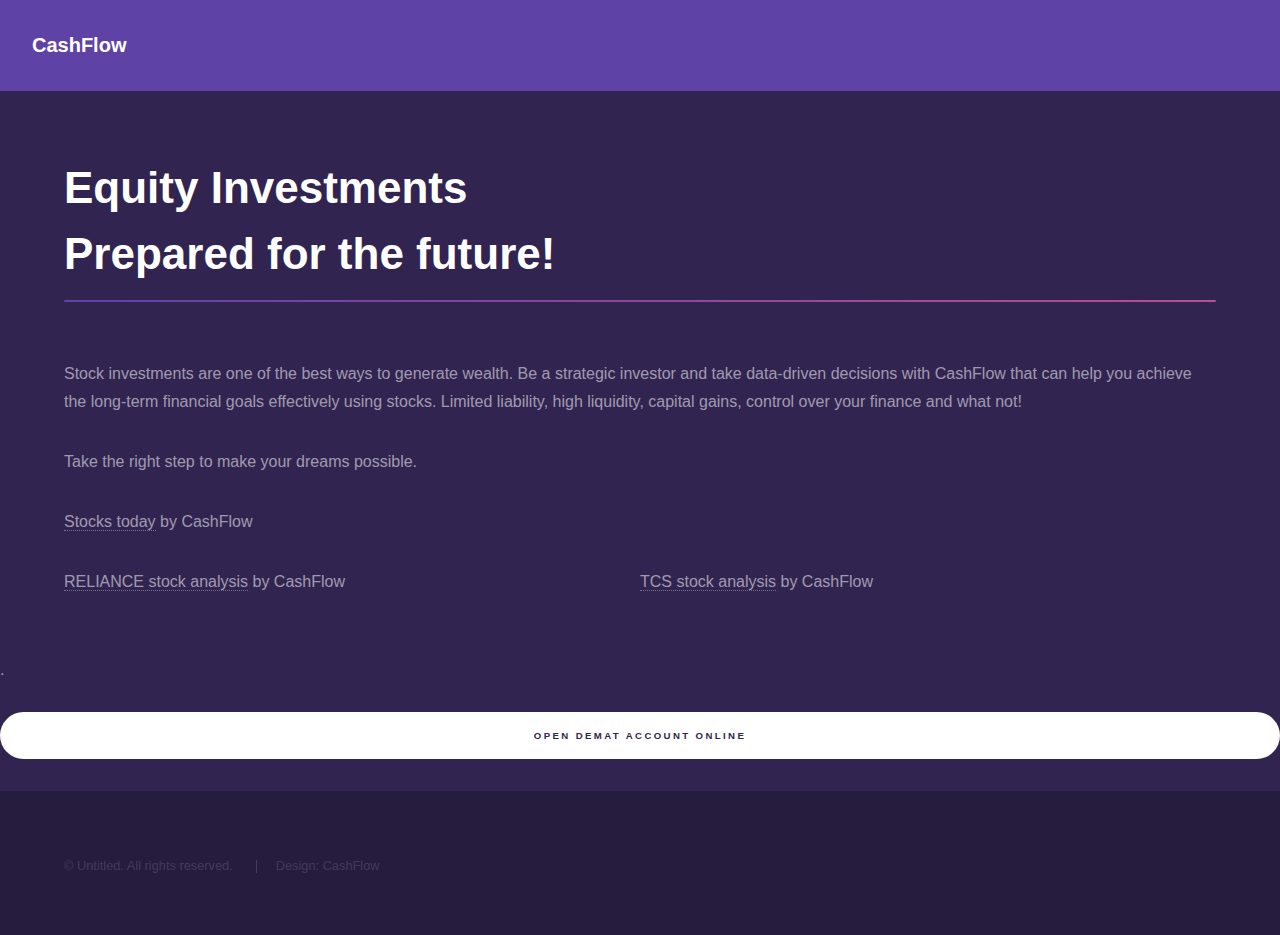
<file: equity.html>
<!DOCTYPE HTML>
<!--
	Hyperspace by HTML5 UP
	html5up.net | @ajlkn
	Free for personal and commercial use under the CCA 3.0 license (html5up.net/license)
-->
<html>

<head>
	<title>Demat Acoount</title>
	<link rel="icon" href="images/logo2.png" type="image/png">
	<meta charset="utf-8" />
	<meta name="viewport" content="width=device-width, initial-scale=1, user-scalable=no" />
	<link rel="stylesheet" href="assets/css/main.css" />
	<noscript>
		<link rel="stylesheet" href="assets/css/noscript.css" />
	</noscript>
</head>

<body class="is-preload">

	<!-- Header -->
	<header id="header">
		<a href="index.html" class="title">CashFlow</a>
		<nav>
			<ul>
				<!-- <li><a href="index.html">Home</a></li>
						<li><a href="generic.html" class="active">Generic</a></li>
						<li><a href="elements.html">Elements</a></li> -->
			</ul>
		</nav>
	</header>

	<!-- Wrapper -->
	<div id="wrapper">

		<!-- Main -->
		<section id="main" class="wrapper">
			<div class="inner">
				<h1 class="major">Equity Investments<br>
					Prepared for the future!</h1>
				<p>Stock investments are one of the best ways to generate wealth. Be a strategic investor and take data-driven decisions with CashFlow that can help you achieve the long-term financial goals effectively using stocks. Limited liability, high liquidity, capital gains, control over your finance and what not!</p>
				<p>Take the right step to make your dreams possible.
				</p>
				<p><!-- TradingView Widget BEGIN -->
					<div class="tradingview-widget-container">
					  <div class="tradingview-widget-container__widget"></div>
					  <div class="tradingview-widget-copyright"><a rel="noopener" target="_blank"><span class="blue-text">Stocks today</span></a> by CashFlow</div>
					  <script type="text/javascript" src="https://s3.tradingview.com/external-embedding/embed-widget-hotlists.js" async>
					  {
					  "colorTheme": "dark",
					  "dateRange": "12M",
					  "exchange": "BSE",
					  "showChart": true,
					  "locale": "in",
					  "largeChartUrl": "",
					  "isTransparent": true,
					  "showSymbolLogo": false,
					  "showFloatingTooltip": false,
					  "width": "1024",
					  "height": "800",
					  "plotLineColorGrowing": "rgba(41, 98, 255, 1)",
					  "plotLineColorFalling": "rgba(41, 98, 255, 1)",
					  "gridLineColor": "rgba(240, 243, 250, 0)",
					  "scaleFontColor": "rgba(106, 109, 120, 1)",
					  "belowLineFillColorGrowing": "rgba(41, 98, 255, 0.12)",
					  "belowLineFillColorFalling": "rgba(41, 98, 255, 0.12)",
					  "belowLineFillColorGrowingBottom": "rgba(41, 98, 255, 0)",
					  "belowLineFillColorFallingBottom": "rgba(41, 98, 255, 0)",
					  "symbolActiveColor": "rgba(41, 98, 255, 0.12)"
					}
					  </script>
					</div>
					<!-- TradingView Widget END --></p>
				<p><!-- TradingView Widget BEGIN -->
				<div style="float: left; width: 50%">
					<div class="tradingview-widget-container">
						<div class="tradingview-widget-container__widget"></div>
						<div class="tradingview-widget-copyright"><a
								href="https://in.tradingview.com/symbols/NSE-RELIANCE/technicals/" rel="noopener"
								target="_blank"><span class="blue-text">RELIANCE stock analysis</span></a> by
							CashFlow</div>
						<script type="text/javascript"
							src="https://s3.tradingview.com/external-embedding/embed-widget-technical-analysis.js"
							async>
								{
									"interval": "1m",
										"width": 425,
											"isTransparent": true,
												"height": 450,
													"symbol": "NSE:RELIANCE",
														"showIntervalTabs": true,
															"locale": "in",
																"colorTheme": "dark"
								}
							</script>
					</div>
				</div>
				<div style="float: right; width: 50%">
					<!-- TradingView Widget END -->
					<!-- TradingView Widget BEGIN -->
					<div class="tradingview-widget-container">
						<div class="tradingview-widget-container__widget"></div>
						<div class="tradingview-widget-copyright"><a
								href="https://in.tradingview.com/symbols/NSE-TCS/technicals/" rel="noopener"
								target="_blank"><span class="blue-text">TCS stock analysis</span></a> by CashFlow
						</div>
						<script type="text/javascript"
							src="https://s3.tradingview.com/external-embedding/embed-widget-technical-analysis.js"
							async>
								{
									"interval": "1m",
										"width": 425,
											"isTransparent": true,
												"height": 450,
													"symbol": "NSE:TCS",
														"showIntervalTabs": true,
															"locale": "in",
																"colorTheme": "dark"
								}
							</script>
					</div>
					<!-- TradingView Widget END -->
					
				</div>
				</p>
		</section>
		</div><br><br>
		<section>
			<!-- TradingView Widget BEGIN -->
			<div class="tradingview-widget-container">
				<div class="tradingview-widget-container__widget"></div>
				<div class="tradingview-widget-copyright"><a href="https://in.tradingview.com/markets/stocks-india/"
						rel="noopener" target="_blank"><span class="blue-text"></span></a> .
				</div>
				
			</div>
			<!-- TradingView Widget END -->
		</section><br>
		<section>
			<ul class="actions stacked">
				<li><a href="https://www.bankofbaroda.in/personal-banking/investments/investment-products/demat" class="button primary fit">open demat account online</a></li>
			</ul>
		</section>
		<!-- Footer -->
		<footer id="footer" class="wrapper alt">
			<div class="inner">
				<ul class="menu">
					<li>&copy; Untitled. All rights reserved.</li>
					<li>Design: CashFlow</li>
				</ul>
			</div>
		</footer>

		<!-- Scripts -->
		<script src="assets/js/jquery.min.js"></script>
		<script src="assets/js/jquery.scrollex.min.js"></script>
		<script src="assets/js/jquery.scrolly.min.js"></script>
		<script src="assets/js/browser.min.js"></script>
		<script src="assets/js/breakpoints.min.js"></script>
		<script src="assets/js/util.js"></script>
		<script src="assets/js/main.js"></script>

</body>

</html>
</file>
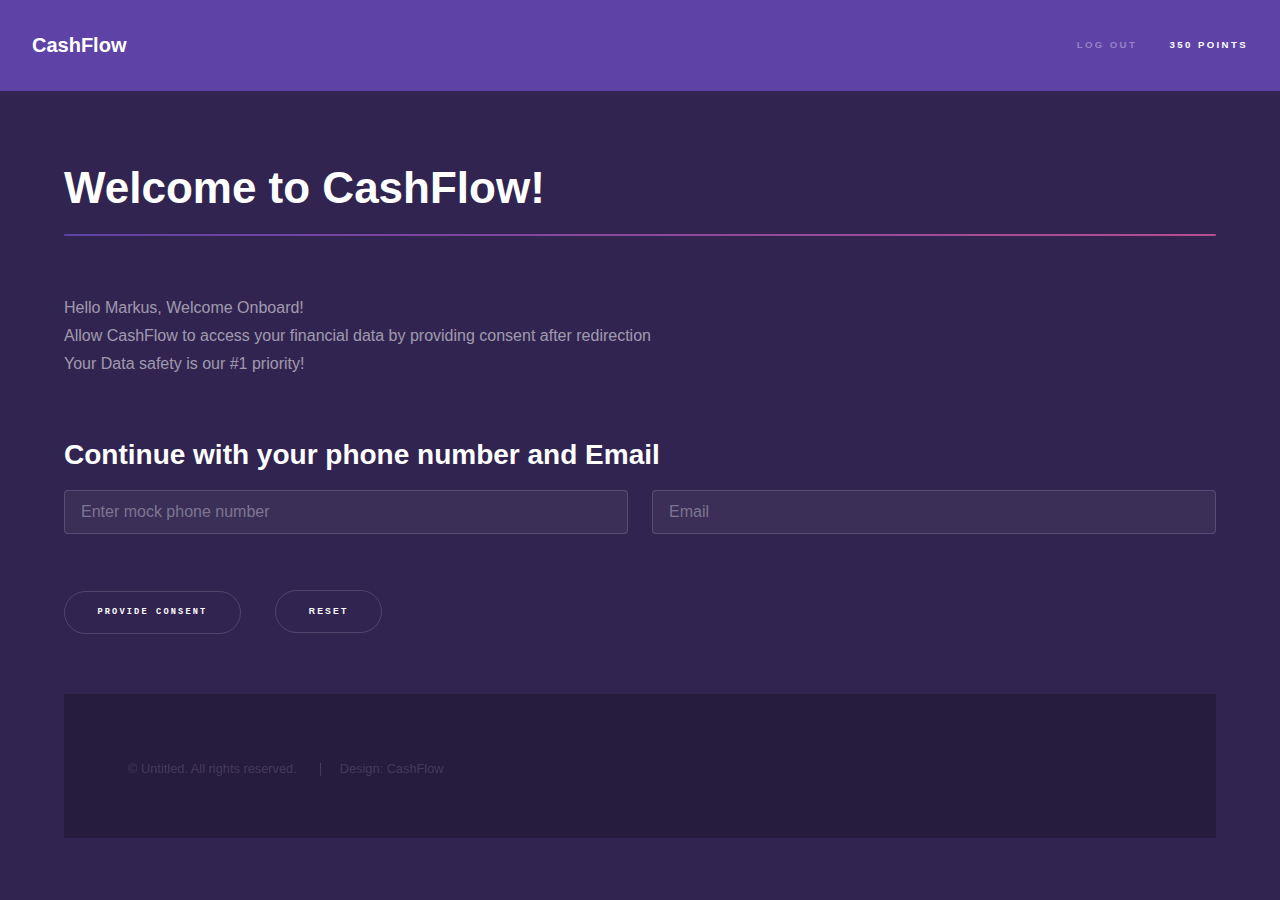
<file: form.html>
<!DOCTYPE HTML>
<!--
	Hyperspace by HTML5 UP
	html5up.net | @ajlkn
	Free for personal and commercial use under the CCA 3.0 license (html5up.net/license)
-->
<html>

<head>
	<title>Continue your login</title>
	<link rel="icon" href="images/logo2.png" type="image/png">
	<meta charset="utf-8" />
	<meta name="viewport" content="width=device-width, initial-scale=1, user-scalable=no" />
	<link rel="stylesheet" href="assets/css/main.css" />

	<script>
		var number;
		var val;

		function ch() {
			number = document.getElementById("demo-number").value;
			val = number.toString() + "@dashboard-aa-uat";
			console.log(val);
			callinggg(val);
		}
		function callinggg(num) {
			const api_url = "https://hackathon.pirimidtech.com/hackathon/init/redirection";

			var fetchres;
			var myHeaders = new Headers();
			myHeaders.append("API_KEY", "3568b51194b53480dcfb78c350");
			myHeaders.append("Content-Type", "application/json");

			var raw = JSON.stringify({
				"vuaId": num.toString(),
				"templateName": "ONETIME",
				"trackingId": "1234",
				"redirectionUrl": "https://github.com/iragnis/cashflow_bob/Home.html",
				"fipIds": []
			});

			var requestOptions = {
				method: 'POST',
				headers: myHeaders,
				body: raw,
				redirect: 'follow'
			};
			fetch("https://hackathon.pirimidtech.com/hackathon/init/redirection", requestOptions)
				.then(response => response.json())
				.then((result) => printIt(result))

				// .then(sessionStorage.setItem("trackingID",result.trackingId))
				// .then(sessionStorage.setItem("referenceID",result.referenceId))

				.catch(error => console.log('error', error));
			let printIt = (data) => {

				const a = data;
				document.getElementById("head123").href = a.redirectionUrl;
				var track = "", refid = "";
				tra = a.trackingId;
				refid = a.referenceId;
				console.log("first" + tra + "" + refid);
				localStorage.setItem("trackid", tra);
				localStorage.setItem("reference", refid);
				console.log("first" + tra + "" + refid);
				// sesh(tra, refid);
				let redirect_Page = () => {
					let tID = setTimeout(function () {
						// window.location.href = "C:\Users\Pooja\Documents\GitHub\CashFlow\Home.html";
						window.location.href="https://github.com/iragnis/cashflow_bob/Home.html";
						// window.location.href = "C:\Users\Pooja\Documents\GitHub\CashFlow\Transaction.html";
						window.clearTimeout(tID);		// clear time out.
					}, 3000);
				}
				

				



				// console.log(fetchres=result.redirectionUrl)
				// comsole.log(result.redirectionUrl);
			}
		}
		

	</script>

	<noscript>
		<link rel="stylesheet" href="assets/css/noscript.css" />
	</noscript>
</head>

<body class="is-preload">

	<!-- Header -->
	<header id="header">
		<a href="index.html" class="title">CashFlow</a>
		<nav>
			<ul>
				<li><a href="index.html">Log Out</a></li>
				<li><a href="#" class="active">350 Points</a></li>
				<!--<li><a href="#" class="active">Markus</a></li>-->
			</ul>
		</nav>
	</header>

	<!-- Wrapper -->
	<div id="wrapper">

		<!-- Main -->
		<section id="main" class="wrapper">
			<div class="inner">
				<h1 class="major">Welcome to CashFlow!</h1>
				Hello Markus, Welcome Onboard!<br>
				Allow CashFlow to access your financial data by providing consent after redirection<br>
				Your Data safety is our #1 priority!
				<br><br><br>
				<section>
					<h2>Continue with your phone number and Email</h2>
					<form method="post" action="#">
						<div class="row gtr-uniform">
							<div class="col-6 col-12-xsmall">
								<input type="text" name="demo-number" id="demo-number" value=""
									placeholder="Enter mock phone number" onchange=ch(); />
							</div>
							<div class="col-6 col-12-xsmall">
								<input type="email" name="demo-email" id="demo-email" value="" placeholder="Email" />
							</div>

							<div class="col-12">
								<ul class="actions">
									<!-- <li><a id="head123" >Provide Consent</a></li> -->
									<!-- <li><input type="submit" value="Provide Consent"  class="primary" onclick="call()" /></li> -->
									<!-- <li><input type="reset" value="Reset" /></li> -->
								</ul>
								<pre><p><a id="head123" class="button" >Provide Consent</a>    <input type="reset" value="Reset" /></p></pre>
							</div>
						</div>
					</form>
				</section>


				<footer id="footer" class="wrapper alt">
					<div class="inner">
						<ul class="menu">
							<li>&copy; Untitled. All rights reserved.</li>
							<li>Design: CashFlow</li>
						</ul>
					</div>
				</footer>

				<!-- Scripts -->
				<script src="assets/js/jquery.min.js"></script>
				<script src="assets/js/jquery.scrollex.min.js"></script>
				<script src="assets/js/jquery.scrolly.min.js"></script>
				<script src="assets/js/browser.min.js"></script>
				<script src="assets/js/breakpoints.min.js"></script>
				<script src="assets/js/util.js"></script>
				<script src="assets/js/main.js"></script>


</body>

</html>
</file>
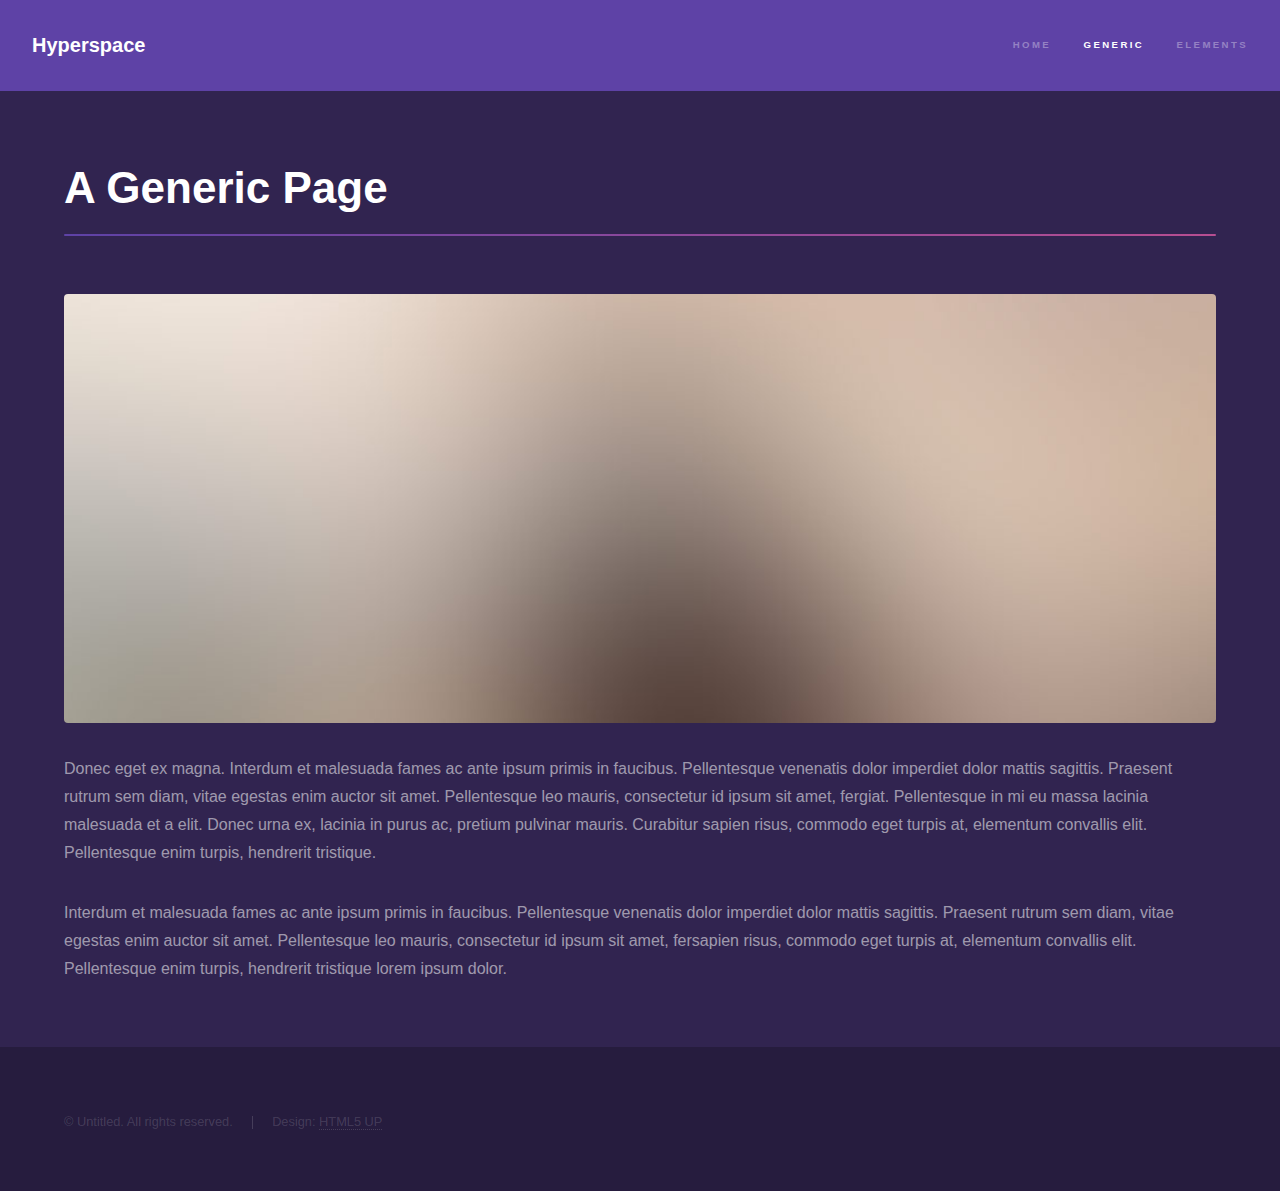
<file: generic.html>
<!DOCTYPE HTML>
<!--
	Hyperspace by HTML5 UP
	html5up.net | @ajlkn
	Free for personal and commercial use under the CCA 3.0 license (html5up.net/license)
-->
<html>
	<head>
		<title>Generic - Hyperspace by HTML5 UP</title>
		<meta charset="utf-8" />
		<meta name="viewport" content="width=device-width, initial-scale=1, user-scalable=no" />
		<link rel="stylesheet" href="assets/css/main.css" />
		<noscript><link rel="stylesheet" href="assets/css/noscript.css" /></noscript>
	</head>
	<body class="is-preload">

		<!-- Header -->
			<header id="header">
				<a href="index.html" class="title">Hyperspace</a>
				<nav>
					<ul>
						<li><a href="index.html">Home</a></li>
						<li><a href="generic.html" class="active">Generic</a></li>
						<li><a href="elements.html">Elements</a></li>
					</ul>
				</nav>
			</header>

		<!-- Wrapper -->
			<div id="wrapper">

				<!-- Main -->
					<section id="main" class="wrapper">
						<div class="inner">
							<h1 class="major">A Generic Page</h1>
							<span class="image fit"><img src="images/pic04.jpg" alt="" /></span>
							<p>Donec eget ex magna. Interdum et malesuada fames ac ante ipsum primis in faucibus. Pellentesque venenatis dolor imperdiet dolor mattis sagittis. Praesent rutrum sem diam, vitae egestas enim auctor sit amet. Pellentesque leo mauris, consectetur id ipsum sit amet, fergiat. Pellentesque in mi eu massa lacinia malesuada et a elit. Donec urna ex, lacinia in purus ac, pretium pulvinar mauris. Curabitur sapien risus, commodo eget turpis at, elementum convallis elit. Pellentesque enim turpis, hendrerit tristique.</p>
							<p>Interdum et malesuada fames ac ante ipsum primis in faucibus. Pellentesque venenatis dolor imperdiet dolor mattis sagittis. Praesent rutrum sem diam, vitae egestas enim auctor sit amet. Pellentesque leo mauris, consectetur id ipsum sit amet, fersapien risus, commodo eget turpis at, elementum convallis elit. Pellentesque enim turpis, hendrerit tristique lorem ipsum dolor.</p>
						</div>
					</section>

			</div>

		<!-- Footer -->
			<footer id="footer" class="wrapper alt">
				<div class="inner">
					<ul class="menu">
						<li>&copy; Untitled. All rights reserved.</li><li>Design: <a href="http://html5up.net">HTML5 UP</a></li>
					</ul>
				</div>
			</footer>

		<!-- Scripts -->
			<script src="assets/js/jquery.min.js"></script>
			<script src="assets/js/jquery.scrollex.min.js"></script>
			<script src="assets/js/jquery.scrolly.min.js"></script>
			<script src="assets/js/browser.min.js"></script>
			<script src="assets/js/breakpoints.min.js"></script>
			<script src="assets/js/util.js"></script>
			<script src="assets/js/main.js"></script>

	</body>
</html>
</file>
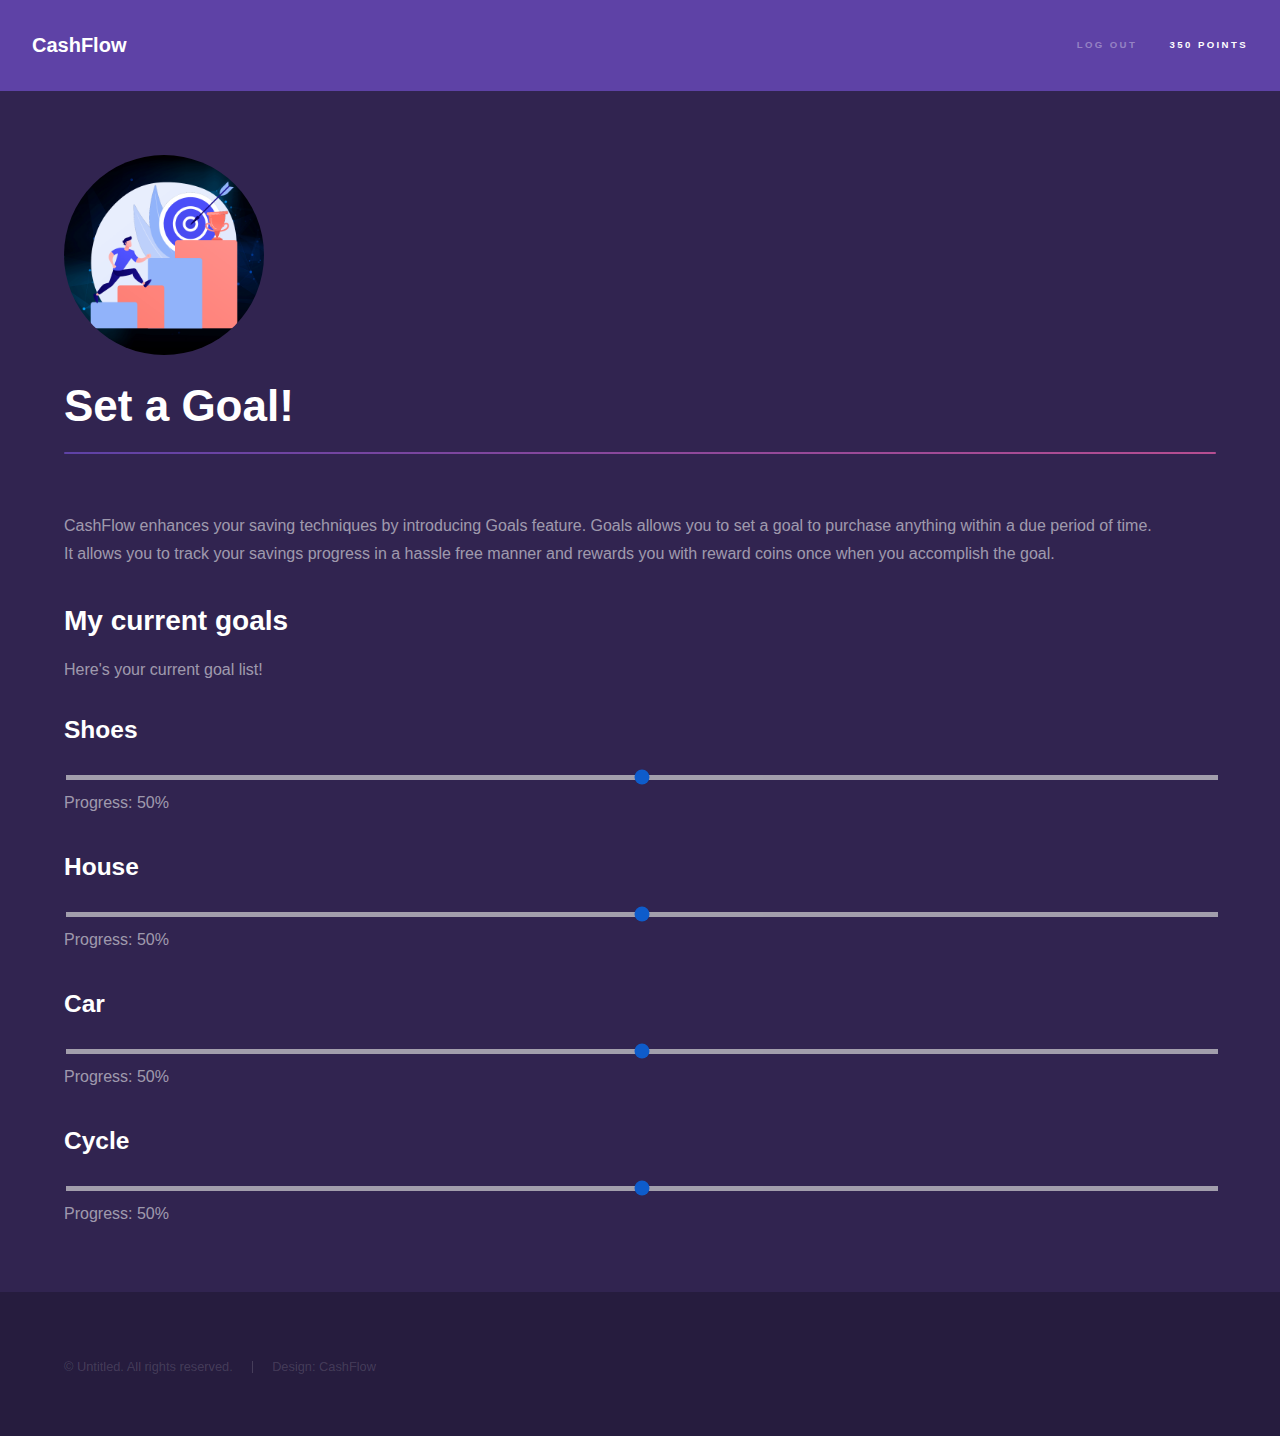
<file: Goals.html>
<!DOCTYPE HTML>
<!--
	Hyperspace by HTML5 UP
	html5up.net | @ajlkn
	Free for personal and commercial use under the CCA 3.0 license (html5up.net/license)
-->
<html>
	<head>
		<title>Goals</title>
		<link rel="icon" href="images/logo2.png" type="image/png">
		<style>
			img {
  border-radius: 50%;
}
		</style>
		<meta charset="utf-8" />
		<meta name="viewport" content="width=device-width, initial-scale=1, user-scalable=no" />
		<link rel="stylesheet" href="assets/css/main.css" />
		<link rel="stylesheet" href="style.css">
		<noscript><link rel="stylesheet" href="assets/css/noscript.css" /></noscript>
		<style>
			.slidecontainer {
			
			  width: 100%;
			}
			
			.slider {
			  -webkit-appearance: none;
			  width: 100%;
			  height: 5px;
			  background: #d3d3d3;
			  outline: rounded;
			  opacity: 0.7;
			  -webkit-transition: .2s;
			  transition: opacity .2s;
			}
			
			.slider:hover {
			  opacity: 1;
			}
			
			.slider::-webkit-slider-thumb {
			  -webkit-appearance: circle;
			  appearance: circle;
			  width: 25px;
			  height: 25px;
			  background: purple;
			  cursor: pointer;
			}
			
			.slider::-moz-range-thumb {
			  width: 25px;
			  height: 25px;
			  cursor: pointer;
			}
			</style>
	</head>
	<body class="is-preload">

		<!-- Header -->
			<header id="header">
				<a href="index.html" class="title">CashFlow</a>
				<nav>
					<ul>
						<li><a href="index.html">Log Out</a></li>
						<li><a href="#" class="active">350 points</a></li>
						<!--<li><a href="#" class="active">Markus</a></li>-->
					</ul>
				</nav>
			</header>

		<!-- Wrapper -->
			<div id="wrapper">

				<!-- Main -->
					<section id="main" class="wrapper">
						<div class="inner">
							<h1 class="major"><img src="images/3.png" alt="" height = 200 /><br>
								Set a Goal!</h1>
							<!--<span class="image fit"><img src="images/pic04.jpg" alt="" /></span>-->
							<p>CashFlow enhances your saving techniques by
								introducing Goals feature.
								Goals allows you to set a goal to purchase anything
								within a due period of time.<br> It allows you to track your
								savings progress in a hassle free manner and rewards
								you with reward coins once when you accomplish the
								goal.</p>
							<!-- Table -->
							<section>
								<h2>My current goals</h2>
								Here's your current goal list!
								<br><br>
								<!-- <div class="skill-box">
									<span class="title"><h2>Shoes</h2></span>
						                <div class="skill-bar">
										<span class="skill-per html">
											<range-slider min = "100" max = "500"><span class="tooltip">90%</span></range-slider>
										</span>
									</div>
								</div><br>
						
								<div class="skill-box">
									<span class="title"><h2>Car</h2></span>
						
									<div class="skill-bar">
										<span class="skill-per css">
											<span class="tooltip">70%</span>
										</span>
									</div>
								</div><br>
								<div class="skill-box">
									<span class="title"><h2>Cycle</h2></span>
						
									<div class="skill-bar">
										<span class="skill-per javascript">
											<span class="tooltip">50%</span>
										</span>
									</div>
								</div><br> -->
								<div class="skill-box">
									<span class="title"><h2>Shoes</h2></span>
						            <div class="slidecontainer">
										<input type="range" min="0" max="100" value="50" class="slider" id="myRange">
										<p>Progress: <span id="demo"></span>%</p>
									</div>
								</div>
								<div class="skill-box">
									<span class="title"><h2>House</h2></span>
						            <div class="slidecontainer">
										<input type="range" min="0" max="100" value="50" class="slider" id="myRange2">
										<p>Progress: <span id="demo2"></span>%</p>
									</div>
								</div>
								<div class="skill-box">
									<span class="title"><h2>Car</h2></span>
						            <div class="slidecontainer">
										<input type="range" min="0" max="100" value="50" class="slider" id="myRange3">
										<p>Progress: <span id="demo3"></span>%</p>
									</div>
								</div>
								<div class="skill-box">
									<span class="title"><h2>Cycle</h2></span>
						            <div class="slidecontainer">
										<input type="range" min="0" max="100" value="50" class="slider" id="myRange4">
										<p>Progress: <span id="demo4"></span>%</p>
									</div>
								</div>
									<!-- <div class="skill-bar">
										<div class="slidecontainer">
											<input type="range" min="1" max="100" value="50" class="slider" id="myRange">
											<p>Value: <span id="demo"></span></p>
										  </div>
										 <span class="skill-per nodejs">
											<span class="tooltip">30%</span>
										</span> -->
								
						</div>
						
					</section>
					

			</div>

		<!-- Footer -->
			<footer id="footer" class="wrapper alt">
				<div class="inner">
					<ul class="menu">
						<li>&copy; Untitled. All rights reserved.</li><li>Design: CashFlow</li>
					</ul>
				</div>
			</footer>

		<!-- Scripts -->
			<script src="assets/js/jquery.min.js"></script>
			<script src="assets/js/jquery.scrollex.min.js"></script>
			<script src="assets/js/jquery.scrolly.min.js"></script>
			<script src="assets/js/browser.min.js"></script>
			<script src="assets/js/breakpoints.min.js"></script>
			<script src="assets/js/util.js"></script>
			<script src="assets/js/main.js"></script>
			<script>
				var slider = document.getElementById("myRange");
				var output = document.getElementById("demo");
				output.innerHTML = slider.value;
				
				slider.oninput = function() {
				  output.innerHTML = this.value;
				}
				</script>
			<script>
				var slider1 = document.getElementById("myRange2");
				var output1 = document.getElementById("demo2");
				output1.innerHTML = slider1.value;
				
				slider1.oninput = function() {
				  output1.innerHTML = this.value;
				}
			</script>	
			<script>
				var slider2 = document.getElementById("myRange3");
				var output2 = document.getElementById("demo3");
				output2.innerHTML = slider2.value;
				
				slider2.oninput = function() {
				  output2.innerHTML = this.value;
				}
			</script>	
			<script>
				var slider3 = document.getElementById("myRange4");
				var output3 = document.getElementById("demo4");
				output3.innerHTML = slider3.value;
				
				slider3.oninput = function() {
				  output3.innerHTML = this.value;
				}
			</script>	

	</body>
</html>
</file>
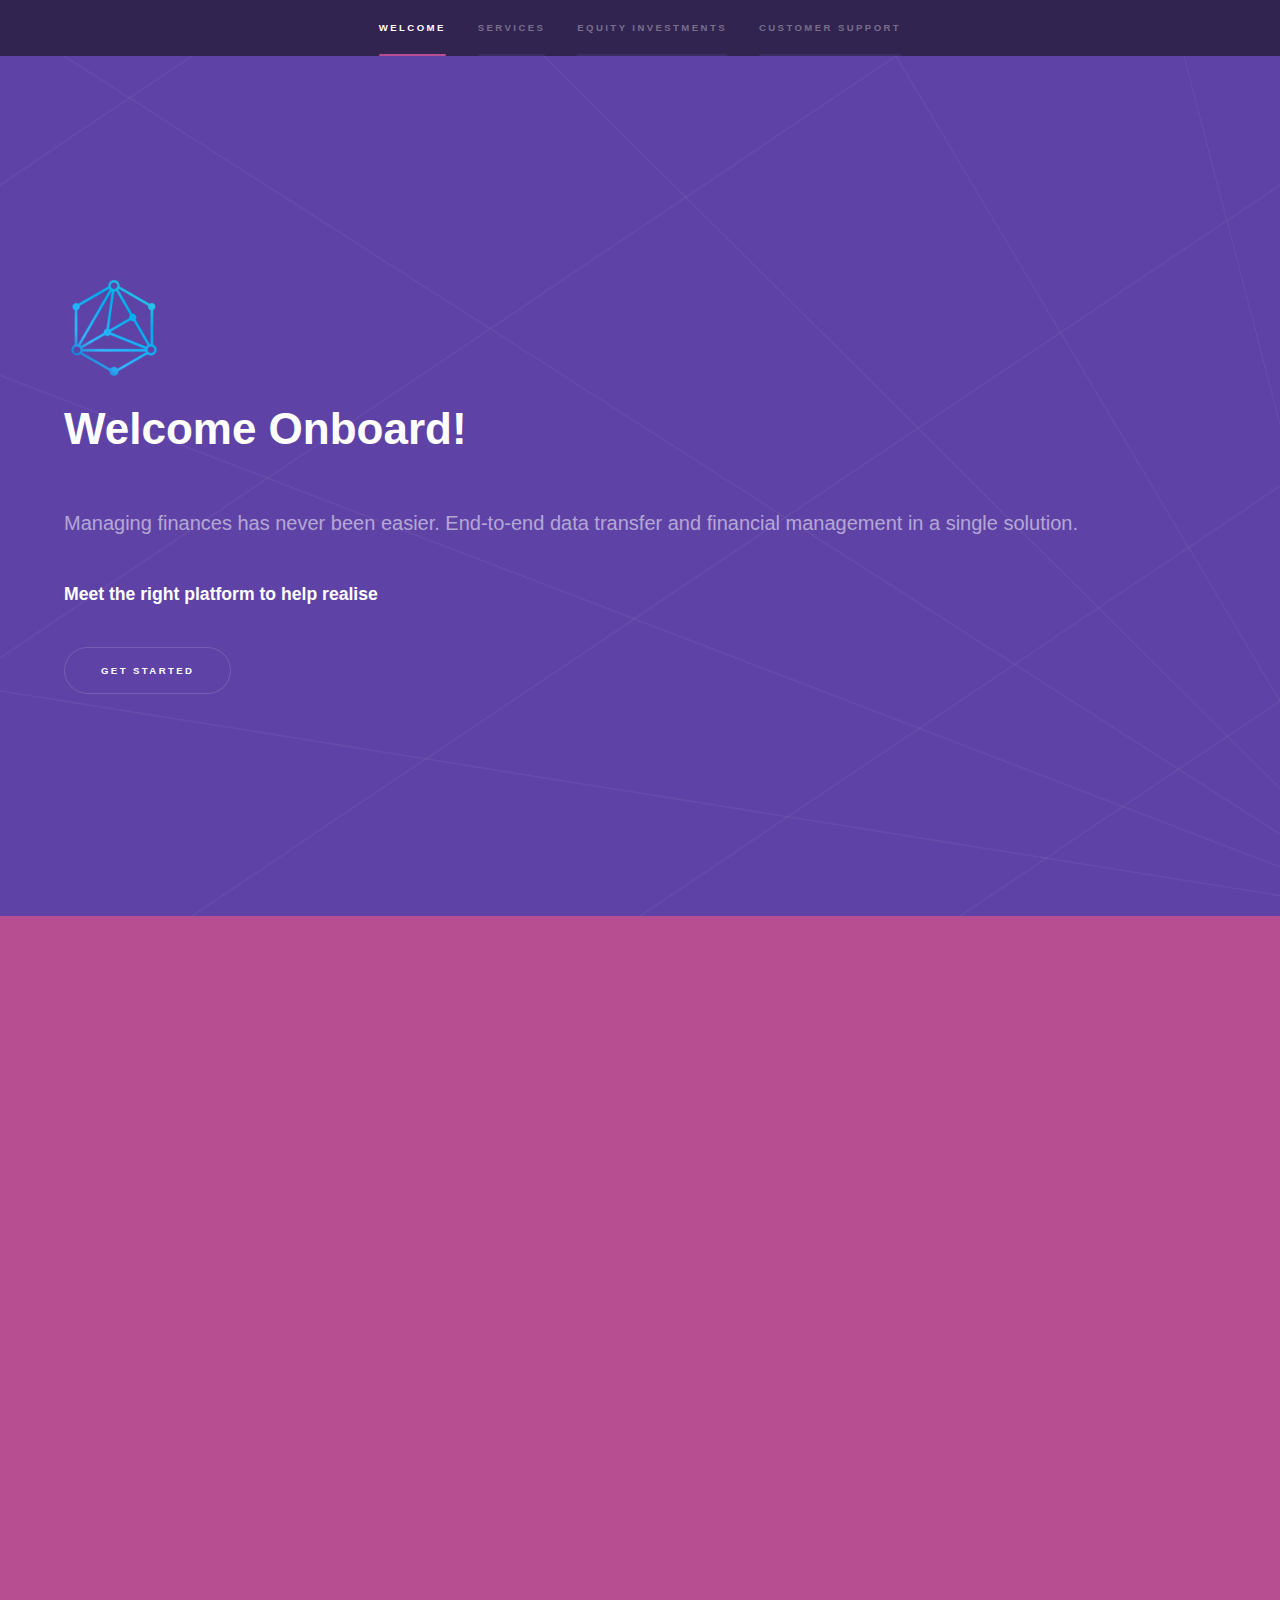
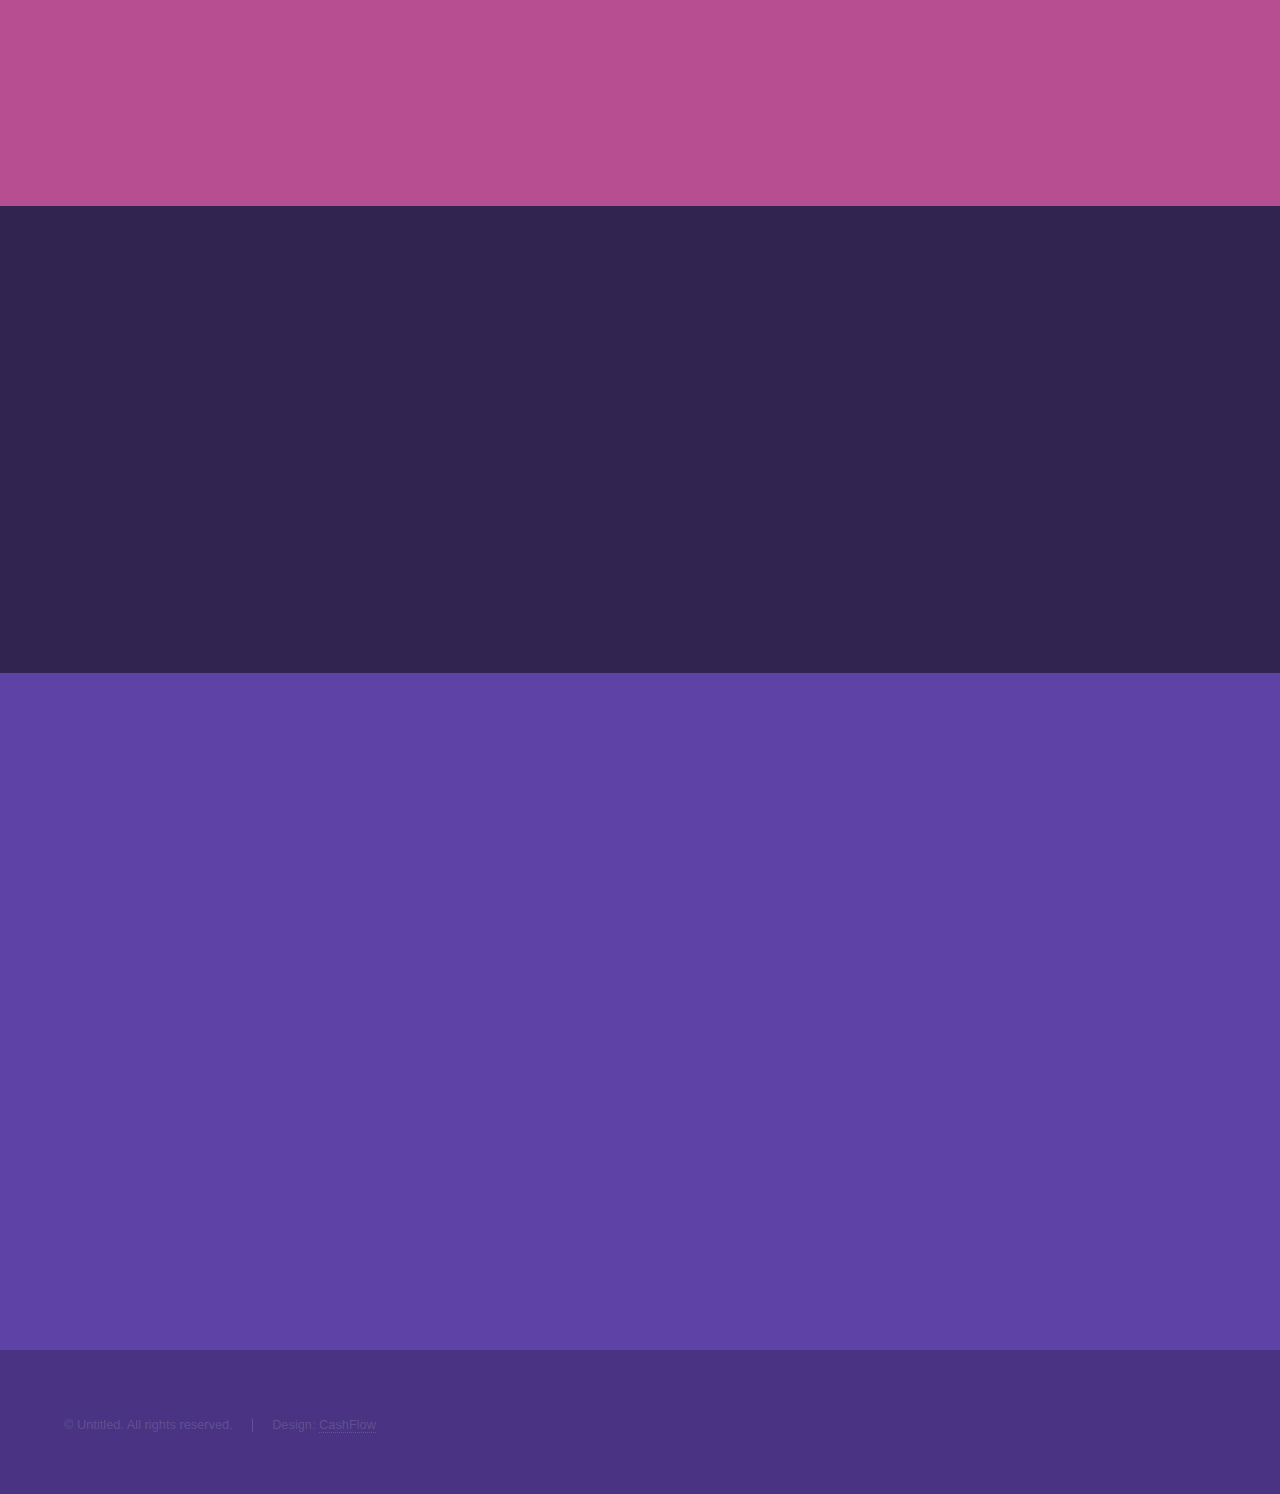
<file: Home.html>
<!DOCTYPE HTML>
<!--
	Hyperspace by HTML5 UP
	html5up.net | @ajlkn
	Free for personal and commercial use under the CCA 3.0 license (html5up.net/license)
-->
<html>
	<head>
		<title>Home</title>
		<link rel="icon" href="images/logo2.png" type="image/png">
		<meta charset="utf-8" />
		<meta name="viewport" content="width=device-width, initial-scale=1, user-scalable=no" />
		<link rel="stylesheet" href="assets/css/main.css" />
		<noscript><link rel="stylesheet" href="assets/css/noscript.css" /></noscript>
	</head>
	<script>
		

// var trackid = 1234;
// var reference = "7766df3f-9393-4be8-8c12-51cdcf3c2619";
// var sessionid = "8966a18a-c009-4a0f-9399-0fbf1502d6d1";
const t=localStorage.getItem("trackid");
const r=localStorage.getItem("reference");
console.log(t +""+r);
sesh(t,r);
// dataf(t, r, sessionid);
function sesh(t, r) {
	var tra = t;
	var refid = r;
	console.log("track" + tra);
	console.log("ref" + r);
	var myHeaders = new Headers();
	myHeaders.append("Content-Type", "application/json");
	myHeaders.append("API_KEY", "3568b51194b53480dcfb78c350");

	var raw = "";

	var requestOptions = {
		method: 'GET',
		headers: myHeaders,
		// body: raw,
		redirect: 'follow'
	};
	
	var apiurl = "https://hackathon.pirimidtech.com/hackathon/consent/status?trackingId=" + tra.toString() + "&referenceId=" + refid.toString();
	console.log(apiurl);
	fetch(apiurl, requestOptions)
		.then(response => response.json())
		.then(result => printIt(result))
		.catch(error => console.log('error', error));
	let printIt = (data) => {

		const a = data;
		var seshid=a.dataDetails[0].sessionId;
		console.log("sesh"+seshid);
		localStorage.setItem("trackid", tra);
		 localStorage.setItem("reference", refid);
		localStorage.setItem("seshid", seshid);
		let redirect_Page = () => {
			let tID = setTimeout(function () {
				// window.location.href = "C:\Users\Pooja\Documents\GitHub\CashFlow\Transaction.html";
				window.location.href="https://github.com/iragnis/cashflow_bob/Transaction.html";
				window.clearTimeout(tID);		// clear time out.
			}, 2000);
		}
		
	dataf(t, r, seshid);

	}
}


function dataf(trackid, reference, sessionid) {

	var apiurl1 = "https://hackathon.pirimidtech.com/hackathon/consent/data/fetch?trackingId=" + trackid.toString() + "&referenceId=" + reference.toString() + "&sessionId=" + sessionid.toString();
	//Build an array containing Customer records.
	var myHeaders = new Headers();
	myHeaders.append("Content-Type", "application/json");
	myHeaders.append("API_KEY", "3568b51194b53480dcfb78c350");

	var raw = "";

	var requestOptions = {
		method: 'GET',
		headers: myHeaders,

		redirect: 'follow'
	};

	fetch(apiurl1, requestOptions)
		.then(response => response.json())
		.then(result => printIt(result))
		.catch(error => console.log('error', error));
	let printIt = (data) => {



		const a = data;
		console.log(a);
		var str = "", amt = "", bal = "", date = "";
		// console.log("type " + a[0].Profile.Holders.type);
		// console.log("type " + a[0].type);
		// console.log("acc no " + a[0].maskedAccNumber);
		// console.log("acc name " + a[0].Profile.Holders.Holder[0].name);
		// console.log("sum " + a[0].Summary.currentBalance);
		// console.log("ifsccode " + a[0].Summary.ifscCode);
		// console.log("sum "+a[0].Transactions.Transaction[0].type);

		// for (i in a[0].Transactions.Transaction) {
		// 	const row = document.createElement("tr");
		// 	str += a[0].Transactions.Transaction[i].type + " ";
		// 	amt += a[0].Transactions.Transaction[i].amount + " ";
		// 	bal += a[0].Transactions.Transaction[i].currentBalance + " ";
		// 	date += a[0].Transactions.Transaction[i].valueDate + " ";


		// }

		// appends <table> into <body>

		// console.log(str);
		// console.log(amt);
		// console.log(bal);
		// console.log(date);
		
		try{  
         var name=a[0].Profile.Holders.Holder[0].name;
           
           }catch(e){  
			try{
				name=a[0].Account.Profile.Holders.Holder.name;
			}catch(e)
			{
                 name=a[0].Profile.Holders.Holder.name;
			}
			
			
			
          }
		  
		  console.log(name);
        // console.log(a[0].Profile.Holders.Holder[0].name);
		// console.log(a[0].Account.Profile.Holders.Holder.name);
		// document.getElementById("name").innerHTML = a[0].Profile.Holders.Holder[0].name;
		document.getElementById("name").innerHTML = name;
		// document.getElementById("name").innerHTML = a[0].Profile.Holders.Holder[0].name;
		// document.getElementById("acc").innerHTML = a[0].maskedAccNumber;
		// document.getElementById("type").innerHTML = a[0].Profile.Holders.type;
		// document.getElementById("bal").innerHTML = a[0].Summary.currentBalance;


		
		//Add the header row.
		


		}





		

		// var dvTable = document.getElementById("dvTable");
		// dvTable.innerHTML = "";
		// dvTable.appendChild(table);
	}



</script>

	<body class="is-preload">

		<!-- Sidebar -->
			<section id="sidebar">
				<div class="inner">
					<nav>
						<ul>
							<li><a href="#intro">Welcome</a></li>
							<!--<li><a href="#one">Who we are</a></li>-->
							<li><a href="#two">Services</a></li>
							<li><a href="#three">Equity Investments</a></li>
							<li><a href="#four">Customer Support</a></li>
						</ul>
					</nav>
				</div>
			</section>

		<!-- Wrapper -->
			<div id="wrapper">

				<!-- Intro -->
					<section id="intro" class="wrapper style1 fullscreen fade-up">
						<div class="inner">
							<h1>
								<span class="symbol"><img src="images/logo2.png" alt="" height = 100/></span>
							<br>Welcome Onboard!<br>
							<h3><p id="name"></p></h3>
						    </h1>
							<p> Managing finances has never been easier. End-to-end data transfer and financial management in a single solution. 
								<h3>Meet the right platform to help realise</h3>
								

								</p>
							<ul class="actions">
								<li><a href="#two" class="button scrolly">get started</a></li>
							</ul>
						</div>
					</section>

				<!-- One 
					<section id="one" class="wrapper style2 spotlights">
						<section>
							<a href="#" class="image"><img src="images/1.png" alt="" data-position="center center" /></a>
							<div class="content">
								<div class="inner">
									<h2>No need for multiple apps</h2>
									<p>Easily connect all your accounts. From cash and credit to loans and investments, you can see your complete financial picture in CashFlow</p>
									<ul class="actions">
										<li><a href="generic.html" class="button">Learn more</a></li>
									</ul>
								</div>
							</div>
						</section>
						<section>
							<a href="#" class="image"><img src="images/2.png" alt="" data-position="top center" /></a>
							<div class="content">
								<div class="inner">
									<h2>Track your cash flow with ease</h2>
									<p>Effortlessly track your cashflow and gain insights
										that’ll help you see easy opportunities to save</p>
									<ul class="actions">
										<li><a href="generic.html" class="button">Learn more</a></li>
									</ul>
								</div>
							</div>
						</section>
						<section>
							<a href="#" class="image"><img src="images/3.png" alt="" data-position="25% 25%" /></a>
							<div class="content">
								<div class="inner">
									<h2>Spend smarter with custom goals</h2>
									<p>Set a purchase goal, track your
										savings progress in a hassle free manner and earn reward points
										</p>
									<ul class="actions">
										<li><a href="generic.html" class="button">Learn more</a></li>
									</ul>
								</div>
							</div>
						</section>
						<section>
							<a href="#" class="image"><img src="images/4.png" alt="" data-position="25% 25%" /></a>
							<div class="content">
								<div class="inner">
									<h2>Data Sharing</h2>
									<p>CashFlow uses Account Aggregator ecosystem for
										sharing data of customers securely through the use
										of APIs
										</p>
									<ul class="actions">
										<li><a href="generic.html" class="button">Learn more</a></li>
									</ul>
								</div>
							</div>
						</section>
					</section> -->

				<!-- Two -->
					<section id="two" class="wrapper style3 fade-up">
						<div class="inner">
							<h2>Services we offer</h2>
							<p>Personal
								Finance Management
								platform that brings
								together all of your finances.
							We make money managing easy for you!
								</p>
							<div class="features">
								<section>
									<a href="accounts.html"><span class="icon major fa-save"></span></a>
									<a href="accounts.html"><h3>Keep your CashFlow
										crystal clear</h3></a>
									<a href="accounts.html"><p>Effortlessly track your cashflow and gain insights
										that’ll help you see easy opportunities to save
										</p></a>
								</section>
								<section>
									<a href="Share.html"><span class="icon solid major fa-lock"></span></a>
									<a href="Share.html"><h3>Share your  financial data securely</h3></a>
									<a href="Share.html"><p>CashFlow allows you to share your financial data
										securely and selectively with other financial
										entities and earn reward points in return
										</p></a>
								</section>
								<section>
									<a href="Goals.html"><span class="icon major fa-gem"></span></a>
									<a href="Goals.html"><h3>Set a custom Goal</h3></a>
									<a href="Goals.html"><p>Set a goal to purchase anything
										within a due period of time. Track your
										savings progress in a hassle free manner and earn reward points
									</p></a>
								</section>
								<section>
									<a href="accounts.html"><span class="icon solid major fa-desktop"></span></a>
									<a href="accounts.html"><h3>All your accounts,
										All in one place</h3></a>
									<a href="accounts.html"><p>See it all at a glance when you link your cash
										accounts, savings account, current account, and
										joint account</p></a>
								</section>
								<section>
									<a href="Credit.html"><span class="icon solid major fa-link"></span></a>
									<a href="Credit.html"><h3>Check your
										credit score</h3></a>
									<a href="Credit.html"><p>CashFlow allows third party applications to
										promote their services of checking Credit
										Score of the users for free</p></a>
								</section>
								<section>
									<a href="#four" class="scrolly"><span class="icon solid major fa-phone"></span></a>
									<a href="#four" class="scrolly"><h3>Customer support</h3></a>
									<a href="#four" class="scrolly"><p>Everything you need to know about CashFlow. Can't fine the answer you're looking for? Send us a message!</p></a>
								</section>
					
							</div>
							<!--<ul class="actions">
								<li><a href="generic.html" class="button">Sign up</a></li>
							</ul>-->
						</div>
					</section>

				<!-- Three -->
				<section id ="three" class="wrapper style4 fade-up">
					<div class="inner">
						<h2>Equity Investments</h2>
						<p>Be prepared for the future, take the right step to make your dreams possible!</p>
						<p>Stock investments are one of the best ways to generate wealth. Be a strategic investor and take data-driven decisions with CashFlow that can help you achieve the long-term financial goals effectively using stocks.<br>Limited liability, high liquidity, capital gains, control over your finance and what not!</p><p>What are you waiting for? Open your Online Demat Account right now!</p>
						<ul class="actions">
							<li><a href="equity.html" class="button">Explore</a></li>
						</ul>
				</section>

				<!--Four-->
				<section id="four" class="wrapper style1 fade-up">
					<div class="inner">
						<h2>You've got questions?,<br>
						We've got answers!</h2>
						<p>For all enquiries, please email us using the form below</p>
						<div class="split style1">
							<section>
								<form action="https://formspree.io/f/xlekerna" method="POST" />
									<div class="fields">
										<div class="field half">
											<label for="name">Name</label>
											<input type="text" name="name" id="name" />
										</div>
										<div class="field half">
											<label for="email">Email</label>
											<input type="email" name="email" id="email" />
										</div>
										<div class="field">
											<label for="message">Message</label>
											<textarea name="message" id="message" rows="5"></textarea>
										</div>
									</div>
									<ul class="actions">
										<li><a href="" class="button submit">Send Message</a></li>
									</ul>
								</form>
							</section>
							<section>
								<ul class="contact">
									<li>
										<h3>Address</h3>
										<span>1st. Stage, KS Layout<br />
										Bangalore, 560078<br />
										India</span>
									</li>
									<li>
										<h3>Email</h3>
										<a href="mailto:17piyushgaur@gmail.com">support@cashflow.com</a>
									</li>
									<li>
										<h3>Phone</h3>
										<span>(000) 9786-784</span>
									</li>
										<li>
											<h3>Social</h3>
											<ul class="icons">
												<li><a href="#" class="icon brands fa-twitter"><span class="label">Twitter</span></a></li>
												<li><a href="#" class="icon brands fa-facebook-f"><span class="label">Facebook</span></a></li>
												<li><a href="#" class="icon brands fa-github"><span class="label">GitHub</span></a></li>
												<li><a href="#" class="icon brands fa-instagram"><span class="label">Instagram</span></a></li>
												<li><a href="#" class="icon brands fa-linkedin-in"><span class="label">LinkedIn</span></a></li>
											</ul>
										</li>
									</ul>
								</section>
							</div>
						</div>
					</section>

			</div>

		<!-- Footer -->
			<footer id="footer" class="wrapper style1-alt">
				<div class="inner">
					<ul class="menu">
						<li>&copy; Untitled. All rights reserved.</li><li>Design: <a href="index.html">CashFlow</a></li>
					</ul>
				</div>
			</footer>

		<!-- Scripts -->
			<script src="assets/js/jquery.min.js"></script>
			<script src="assets/js/jquery.scrollex.min.js"></script>
			<script src="assets/js/jquery.scrolly.min.js"></script>
			<script src="assets/js/browser.min.js"></script>
			<script src="assets/js/breakpoints.min.js"></script>
			<script src="assets/js/util.js"></script>
			<script src="assets/js/main.js"></script>

	</body>
</html>
</file>
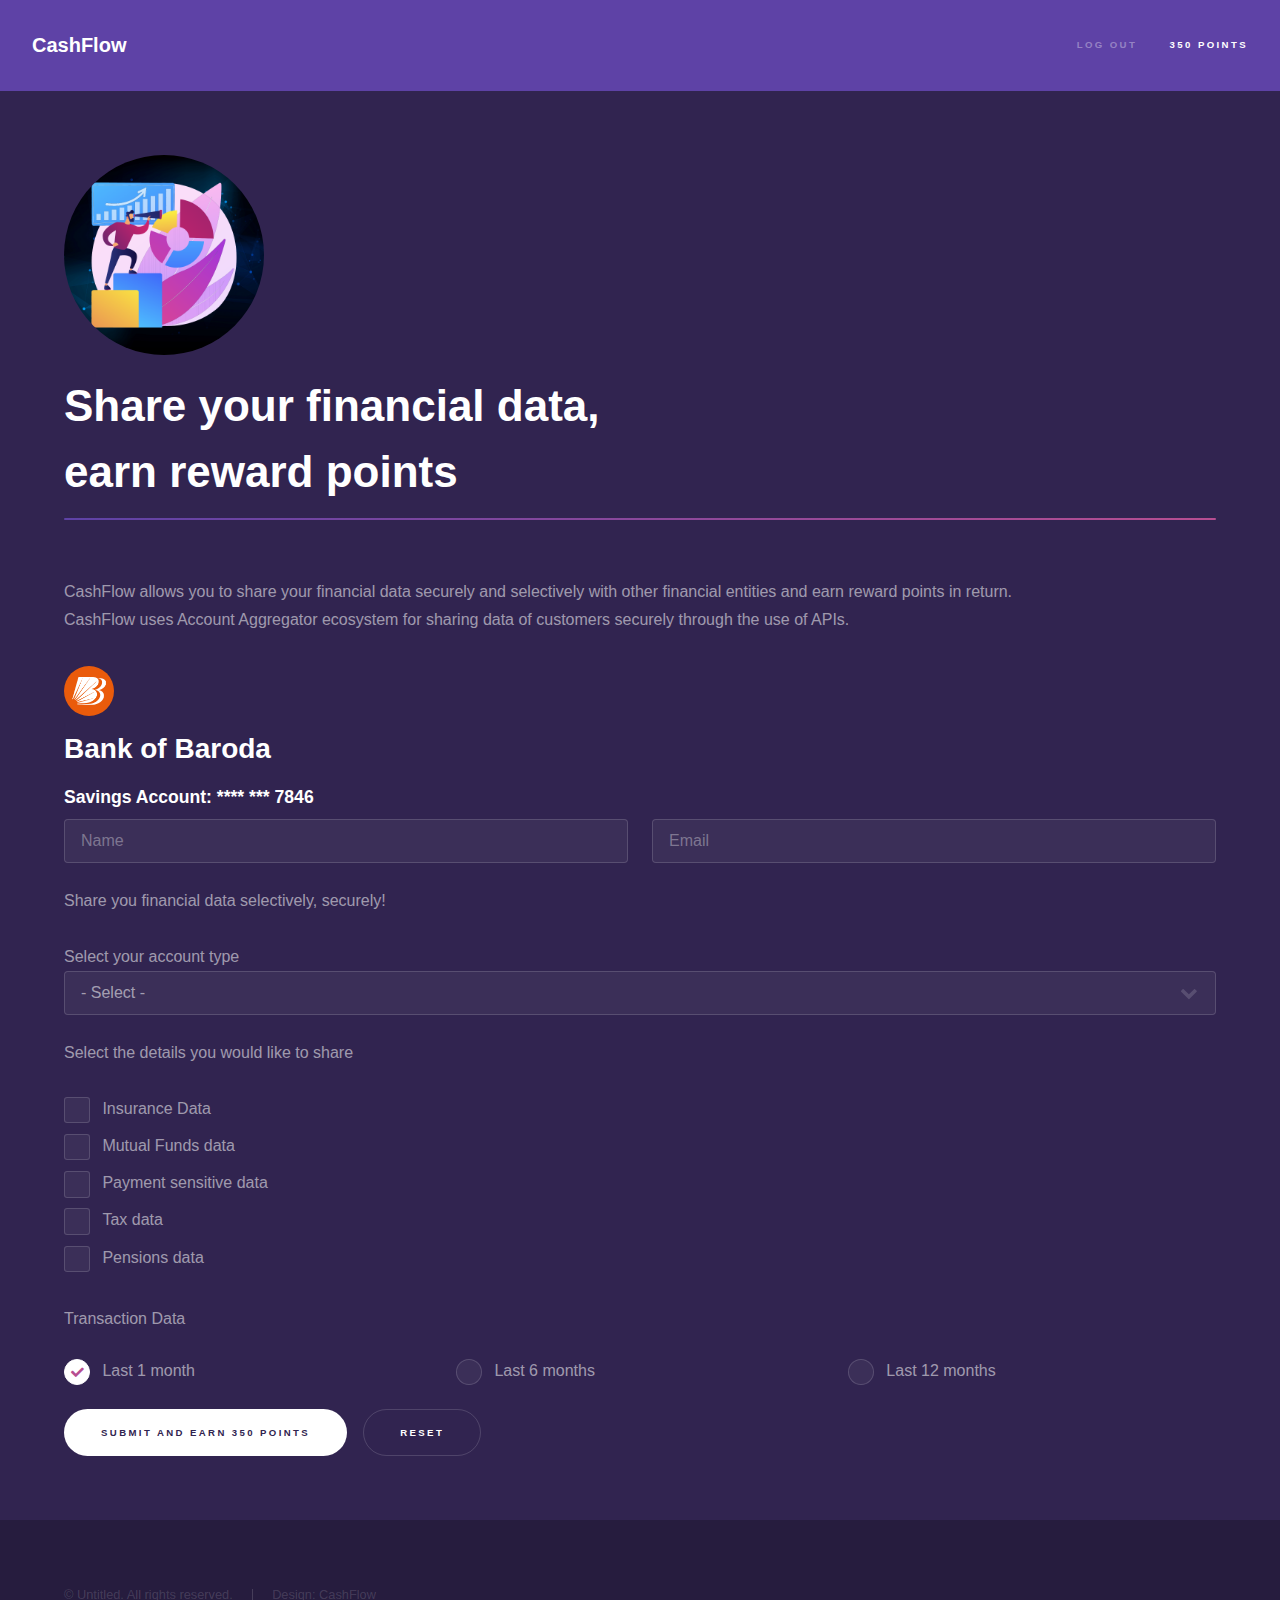
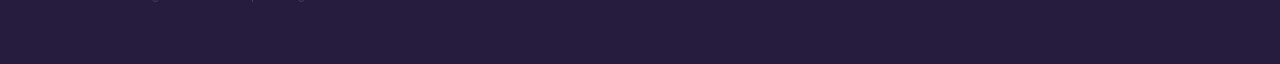
<file: Share.html>
<!DOCTYPE HTML>
<!--
	Hyperspace by HTML5 UP
	html5up.net | @ajlkn
	Free for personal and commercial use under the CCA 3.0 license (html5up.net/license)
-->
<html>
	<head>
		<title>Share your financial data</title>
		<link rel="icon" href="images/logo2.png" type="image/png">
		<style>
			img {
  border-radius: 50%;
}
		</style>
		<meta charset="utf-8" />
		<meta name="viewport" content="width=device-width, initial-scale=1, user-scalable=no" />
		<link rel="stylesheet" href="assets/css/main.css" />
		<noscript><link rel="stylesheet" href="assets/css/noscript.css" /></noscript>
	</head>
	<body class="is-preload">

		<!-- Header -->
			<header id="header">
				<a href="index.html" class="title">CashFlow</a>
				<nav>
					<ul>
						<li><a href="index.html">Log Out</a></li>
						<li><a href="#" class="active">350 points</a></li>
						<!--<li><a href="#" class="active">Markus</a></li>-->
					</ul>
				</nav>
			</header>

		<!-- Wrapper -->
			<div id="wrapper">

				<!-- Main -->
					<section id="main" class="wrapper">
						<div class="inner">
							<h1 class="major"><img src="images/4.png" alt="" height = 200 /><br>Share your
								financial data,<br>
								earn reward points</h1>
							<!--<span class="image fit"><img src="images/pic04.jpg" alt="" /></span>-->
							<p>CashFlow allows you to share your financial data
								securely and selectively with other financial
								entities and earn reward points in return.<br>
								CashFlow uses Account Aggregator ecosystem for
								sharing data of customers securely through the use
								of APIs.
								</p>
							<section>
								<h2><img src="images/bob.png" alt="" height = 50 /> <br>Bank of Baroda</h2>
								<h3>Savings Account: **** *** 7846</h3>
								<!-- Form -->
								<section>
									
									<form action = "submission.html">
										<div class="row gtr-uniform">
											<div class="col-6 col-12-xsmall">
												<input type="text" name="demo-name" id="demo-name" value="" placeholder="Name" />
											</div>
											<div class="col-6 col-12-xsmall">
												<input type="email" name="demo-email" id="demo-email" value="" placeholder="Email" />
											</div>
											<div class="col-12">
												Share you financial data selectively, securely!<br><br>
												Select your account type
												<select name="demo-category" id="demo-category">
													<option value="">- Select -</option>
													<option value="1">Savings</option>
													<option value="1">Current</option>
													<option value="1">Joint</option>
													<option value="1">Fixed deposit</option>
												</select>
											</div>
											<!--
											<div class="col-4 col-12-small">
												<input type="radio" id="demo-priority-low" name="demo-priority" checked>
												<label for="demo-priority-low">Low</label>
											</div>
											<div class="col-4 col-12-small">
												<input type="radio" id="demo-priority-normal" name="demo-priority">
												<label for="demo-priority-normal">Normal</label>
											</div>
											<div class="col-4 col-12-small">
												<input type="radio" id="demo-priority-high" name="demo-priority">
												<label for="demo-priority-high">High</label>
											</div> -->
											<div class="col-12">
												Select the details you would like to share<br><br>
											
											<div class="col-6 col-12-small">
												<input type="checkbox" id="demo-copy" name="demo-copy">
												<label for="demo-copy">Insurance Data</label>
											</div>
											<div class="col-6 col-12-small">
												<input type="checkbox" id="demo-human" name="demo-human">
												<label for="demo-human">Mutual Funds data</label>
											</div>
											<div class="col-6 col-12-small">
												<input type="checkbox" id="demo-1" name="demo-1">
												<label for="demo-1">Payment sensitive data</label>
											</div>
											<div class="col-6 col-12-small">
												<input type="checkbox" id="demo-2" name="demo-2">
												<label for="demo-2">Tax data</label>
											</div>
											<div class="col-6 col-12-small">
												<input type="checkbox" id="demo-3" name="demo-3">
												<label for="demo-3">Pensions data</label>
											</div>
											</div>
											<div class="col-12">Transaction Data</div>
											<div class="col-4 col-12-small">
												<input type="radio" id="demo-priority-low" name="demo-priority" checked>
												<label for="demo-priority-low">Last 1 month</label>
											</div>
											<div class="col-4 col-12-small">
												<input type="radio" id="demo-priority-normal" name="demo-priority">
												<label for="demo-priority-normal">Last 6 months</label>
											</div>
											<div class="col-4 col-12-small">
												<input type="radio" id="demo-priority-high" name="demo-priority">
												<label for="demo-priority-high">Last 12 months</label>
											</div>
											<!--<div class="col-12">
												<textarea name="demo-message" id="demo-message" placeholder="Enter your message" rows="6"></textarea>
											</div>-->
											<div class="col-12">
												<ul class="actions">
													<li><input type="submit" value="Submit and Earn 350 points" class="primary" /></li>
													<li><input type="reset" value="Reset" /></li>
												</ul>
											</div>
										</div>
									</form>
								</section>

						</div>
					</section>
					

			</div>

		<!-- Footer -->
			<footer id="footer" class="wrapper alt">
				<div class="inner">
					<ul class="menu">
						<li>&copy; Untitled. All rights reserved.</li><li>Design: CashFlow</li>
					</ul>
				</div>
			</footer>

		<!-- Scripts -->
			<script src="assets/js/jquery.min.js"></script>
			<script src="assets/js/jquery.scrollex.min.js"></script>
			<script src="assets/js/jquery.scrolly.min.js"></script>
			<script src="assets/js/browser.min.js"></script>
			<script src="assets/js/breakpoints.min.js"></script>
			<script src="assets/js/util.js"></script>
			<script src="assets/js/main.js"></script>

	</body>
</html>
</file>
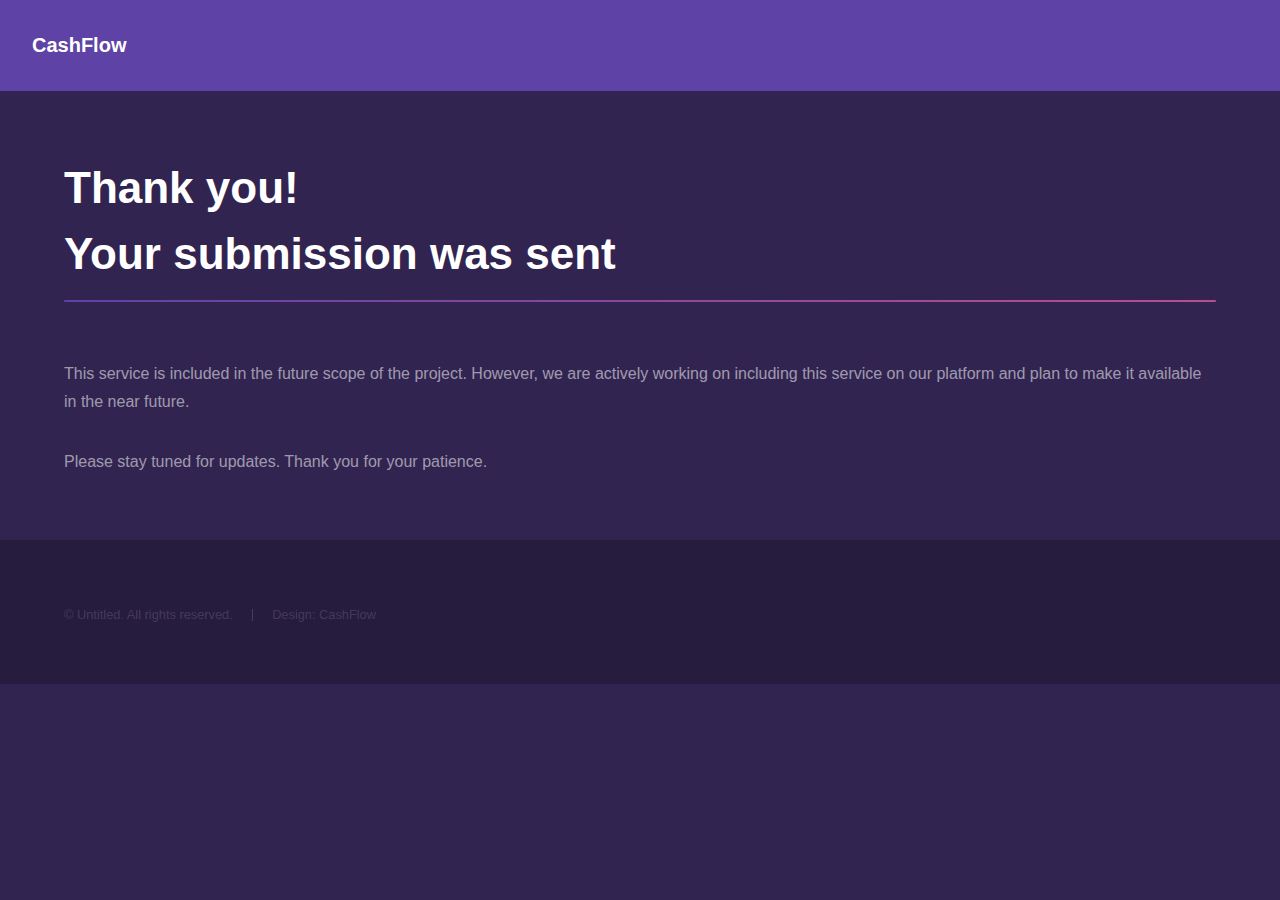
<file: submission.html>
<!DOCTYPE HTML>
<!--
	Hyperspace by HTML5 UP
	html5up.net | @ajlkn
	Free for personal and commercial use under the CCA 3.0 license (html5up.net/license)
-->
<html>
	<head>
		<title>Form Submitted</title>
		<meta charset="utf-8" />
		<meta name="viewport" content="width=device-width, initial-scale=1, user-scalable=no" />
		<link rel="stylesheet" href="assets/css/main.css" />
		<noscript><link rel="stylesheet" href="assets/css/noscript.css" /></noscript>
	</head>
	<body class="is-preload">

		<!-- Header -->
			<header id="header">
				<a href="index.html" class="title">CashFlow</a>
				<nav>
					<ul>
						<!-- <li><a href="index.html">Home</a></li>
						<li><a href="generic.html" class="active">Generic</a></li>
						<li><a href="elements.html">Elements</a></li> -->
					</ul>
				</nav>
			</header>

		<!-- Wrapper -->
			<div id="wrapper">

				<!-- Main -->
					<section id="main" class="wrapper">
						<div class="inner">
							<h1 class="major">Thank you!<br>
							Your submission was sent</h1>
							<p>This service is included in the future scope of the project. However, we are actively working on including this service on our platform and plan to make it available in the near future.</p>
							<p>Please stay tuned for updates. Thank you for your patience.</p>
						</div>
					</section>

			</div>

		<!-- Footer -->
			<footer id="footer" class="wrapper alt">
				<div class="inner">
					<ul class="menu">
						<li>&copy; Untitled. All rights reserved.</li><li>Design: CashFlow</li>
					</ul>
				</div>
			</footer>

		<!-- Scripts -->
			<script src="assets/js/jquery.min.js"></script>
			<script src="assets/js/jquery.scrollex.min.js"></script>
			<script src="assets/js/jquery.scrolly.min.js"></script>
			<script src="assets/js/browser.min.js"></script>
			<script src="assets/js/breakpoints.min.js"></script>
			<script src="assets/js/util.js"></script>
			<script src="assets/js/main.js"></script>

	</body>
</html>
</file>
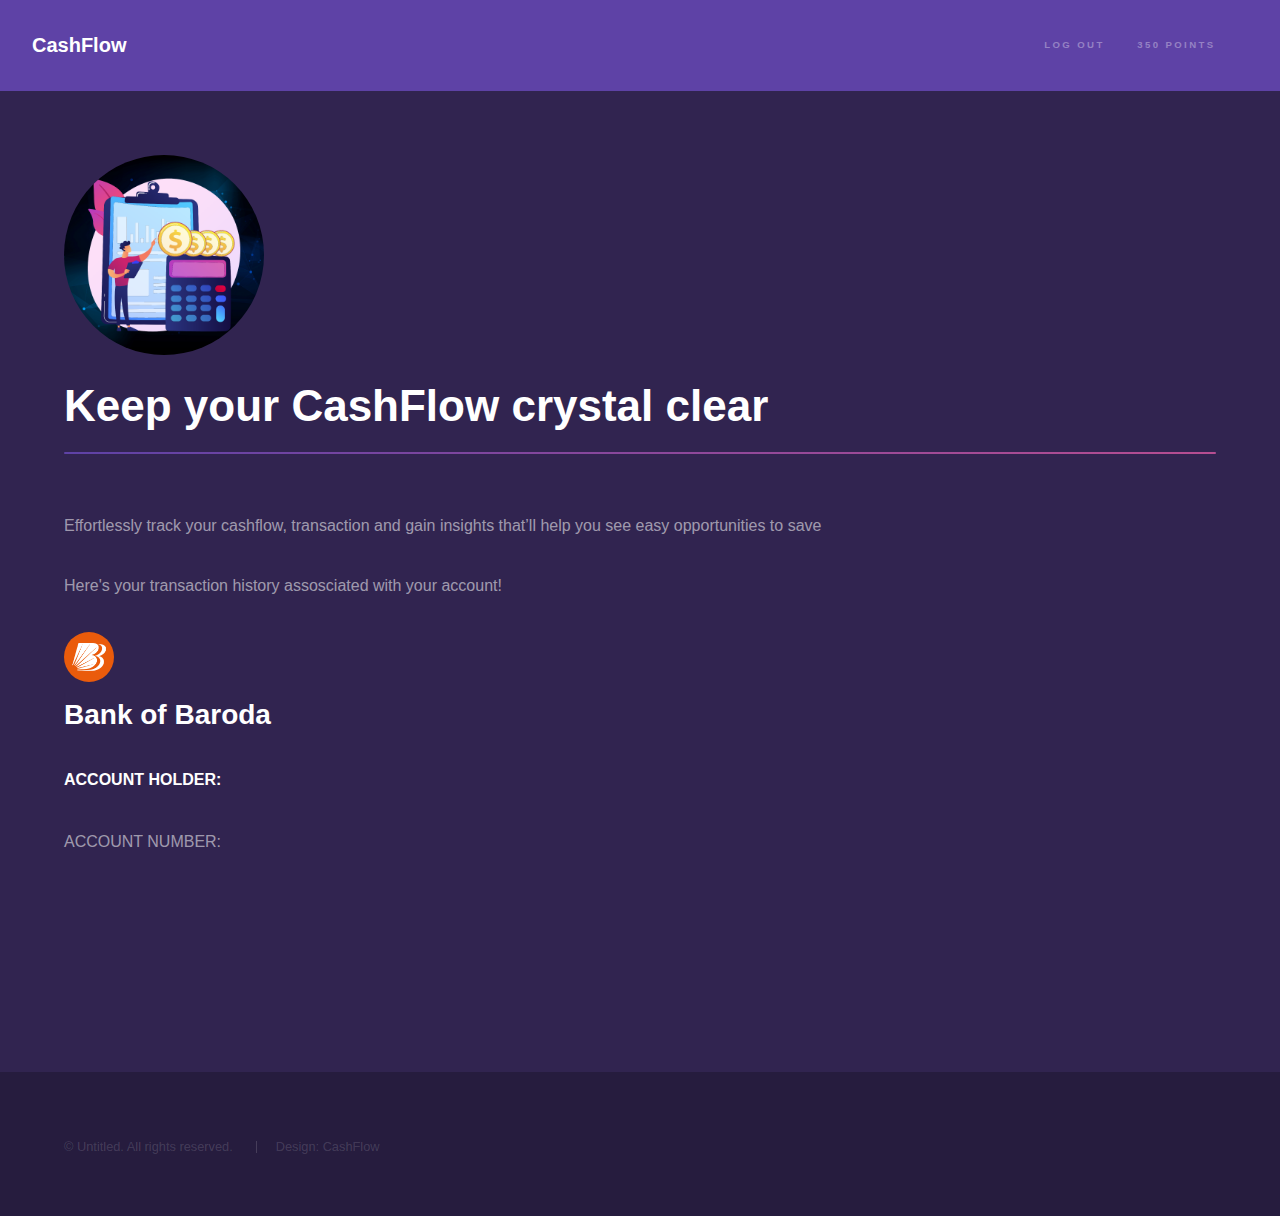
<file: Transaction.html>
<!DOCTYPE HTML>
<!--
	Hyperspace by HTML5 UP
	html5up.net | @ajlkn
	Free for personal and commercial use under the CCA 3.0 license (html5up.net/license)
-->
<html>

<head>
	<title>Transaction history</title>
	<link rel="icon" href="images/logo2.png" type="image/png">
	<style>
		img {
			border-radius: 50%;
		}

		#dvTable {
			padding-left: 110px;
			width: 57%;
		}
	</style>
	<meta charset="utf-8" />
	<meta name="viewport" content="width=device-width, initial-scale=1, user-scalable=no" />
	<link rel="stylesheet" href="assets/css/main.css" />
	<noscript>
		<link rel="stylesheet" href="assets/css/noscript.css" />
	</noscript>

	<script>

		// var trackid = 1234;
		// var reference = "7766df3f-9393-4be8-8c12-51cdcf3c2619";
		// var sessionid = "8966a18a-c009-4a0f-9399-0fbf1502d6d1";
		const t = localStorage.getItem("trackid");
		const r = localStorage.getItem("reference");
		const ty = localStorage.getItem("ty");
		console.log(ty);
		console.log(t + "" + r);
		sesh(t, r);
		// dataf(t, r, sessionid);
		function sesh(t, r) {
			var tra = t;
			var refid = r;
			console.log("track" + tra);
			console.log("ref" + r);
			var myHeaders = new Headers();
			myHeaders.append("Content-Type", "application/json");
			myHeaders.append("API_KEY", "3568b51194b53480dcfb78c350");

			var raw = "";

			var requestOptions = {
				method: 'GET',
				headers: myHeaders,
				// body: raw,
				redirect: 'follow'
			};

			var apiurl = "https://hackathon.pirimidtech.com/hackathon/consent/status?trackingId=" + tra.toString() + "&referenceId=" + refid.toString();
			console.log(apiurl);
			fetch(apiurl, requestOptions)
				.then(response => response.json())
				.then(result => printIt(result))
				.catch(error => console.log('error', error));
			let printIt = (data) => {

				const a = data;

				var seshid = a.dataDetails[0].sessionId;
				console.log("sesh" + seshid);
				localStorage.setItem("trackid", tra);
				localStorage.setItem("reference", refid);
				localStorage.setItem("seshid", seshid);
				let redirect_Page = () => {
					let tID = setTimeout(function () {
						// window.location.href = "C:\Users\Pooja\Documents\GitHub\CashFlow\accounts.html";
						window.location.href="https://github.com/iragnis/cashflow_bob/accounts.html";
						window.clearTimeout(tID);		// clear time out.
					}, 10000);
				}

				dataf(t, r, seshid);

			}
		}


		function dataf(trackid, reference, sessionid) {

			var apiurl1 = "https://hackathon.pirimidtech.com/hackathon/consent/data/fetch?trackingId=" + trackid.toString() + "&referenceId=" + reference.toString() + "&sessionId=" + sessionid.toString();
			//Build an array containing Customer records.
			var myHeaders = new Headers();
			myHeaders.append("Content-Type", "application/json");
			myHeaders.append("API_KEY", "3568b51194b53480dcfb78c350");

			var raw = "";

			var requestOptions = {
				method: 'GET',
				headers: myHeaders,

				redirect: 'follow'
			};

			fetch(apiurl1, requestOptions)
				.then(response => response.json())
				.then(result => printIt(result))
				.catch(error => console.log('error', error));
			let printIt = (data) => {



				const a = data;
				var str = "", amt = "", bal = "", date = "";
				console.log(a);
				// console.log("type " + a[0].Profile.Holders.type);
				// console.log("type " + a[0].type);
				// console.log("acc no " + a[0].maskedAccNumber);
				// console.log("acc name " + a[0].Profile.Holders.Holder[0].name);
				// console.log("sum " + a[0].Summary.currentBalance);
				// console.log("ifsccode " + a[0].Summary.ifscCode);
				//console.log(a[0]);
				var name;
				try {
					name = a[0].Profile.Holders.Holder[0].name;
				} catch (e) {
					name = a[0].Account.Profile.Holders.Holder.name;
				}

				console.log(name);
				// console.log("sum "+a[0].Transactions.Transaction[0].type);
				var t;
				for (var i = 0; i < a.length; i++) {
					try {
						t = a[i].Account.type;

					}
					catch (e) {
						t = a[i].type;

					}
					t = "\"" + t + "\"";
					var ind;
					console.log((t));
					if (ty == t) {
						//console.log("x"+i);
						ind = i;
						console.log(ty + "" + t);
						//console.log("\"deposit\"");
						if (ty === "\"deposit\"") {
							console.log("in");
							try {
								for (i in a[ind].Transactions.Transaction) {
									const row = document.createElement("tr");
									str += a[ind].Transactions.Transaction[i].type + " ";
									amt += a[ind].Transactions.Transaction[i].amount + " ";
									bal += a[ind].Transactions.Transaction[i].currentBalance + " ";
									date += a[ind].Transactions.Transaction[i].valueDate + " ";


								}
							} catch (e) {
								for (i in a[ind].Account.Transactions.Transaction) {
									const row = document.createElement("tr");
									str += a[ind].Account.type + " ";
									amt += a[ind].Account.Transactions.Transaction[i].amount + " ";
									bal += a[ind].Account.Transactions.Transaction[i].currentBalance + " ";
									date += a[ind].Account.Transactions.Transaction[i].valueDate + " ";


								}

							}

							//console.log("sum "+a[0].Account.type);



							// appends <table> into <body>

							// console.log(str);
							// console.log(amt);
							// console.log(bal);
							// console.log(date);



							document.getElementById("name1").innerHTML = name;
							document.getElementById("acc").innerHTML = a[ind].maskedAccNumber;
							document.getElementById("type").innerHTML = "ACCOUNT TYPE:" + str.split(" ")[ind];
							document.getElementById("bal").innerHTML = "ACCOUNT BALANCE:" + a[ind].Summary.currentBalance;


							var customers = new Array();
							customers.push(["DATE", "TYPE", "AMOUNT", "BALANCE"]);


							//Create a HTML Table element.
							var table = document.createElement("TABLE");
							table.border = "1";

							//Get the count of columns.
							var columnCount = 4;


							//Add the header row.
							var row = table.insertRow(-1);
							for (var i = 0; i < columnCount; i++) {
								var headerCell = document.createElement("TH");
								headerCell.innerHTML = customers[0][i];
								row.appendChild(headerCell);
							}
							for (i in a[ind].Transactions.Transaction) {
								const row = document.createElement("tr");
								customers.push(a[ind].Transactions.Transaction[i].valueDate + "," + a[ind].Transactions.Transaction[i].type + "," + a[ind].Transactions.Transaction[i].amount + "," + a[ind].Transactions.Transaction[i].currentBalance);


							}





							for (var i = 1; i < 11; i++) {
								row = table.insertRow(-1);
								for (var j = 0; j < columnCount; j++) {
									var cell = row.insertCell(-1);
									var c = customers[i].split(",");
									console.log(c[0]);
									cell.innerHTML = c[j];
								}
							}


							var dvTable = document.getElementById("dvTable");
							dvTable.innerHTML = "";
							dvTable.appendChild(table);
						}

					}

					if (ty === "\"ppf\"" && t === "\"ppf\"") {
						// console.log("inside"+" "+ty+""+ t);
						// console.log("inside ppf"+ind);
						ind = i;
						//console.log(ind);
						try {
							for (i in a[ind].Transactions.Transaction) {
								const row = document.createElement("tr");
								str += a[ind].Transactions.Transaction[i].type + " ";
								amt += a[ind].Transactions.Transaction[i].amount + " ";
								bal += a[ind].Transactions.Transaction[i].balance + " ";
								date += a[ind].Transactions.Transaction[i].valueDate + " ";


							}
						} catch (e) {
							for (i in a[ind].Account.Transactions.Transaction) {
								const row = document.createElement("tr");
								str += a[ind].Account.type + " ";
								amt += a[ind].Account.Transactions.Transaction[i].amount + " ";
								bal += a[ind].Account.Transactions.Transaction[i].balance + " ";
								date += a[ind].Account.Transactions.Transaction[i].valueDate + " ";


							}

						}

						//console.log("sum "+a[0].Account.type);



						// appends <table> into <body>

						// console.log(str);
						// console.log(amt);
						// console.log(bal);
						// console.log(date);



						document.getElementById("name1").innerHTML = name;
						document.getElementById("acc").innerHTML = a[ind].maskedAccNumber;
						document.getElementById("type").innerHTML = "MATURITY DATE:" + a[ind].Account.Summary.maturityDate;
						document.getElementById("bal").innerHTML = "STATUS:" + a[ind].Account.Summary.status;


						var customers = new Array();
						customers.push(["DATE", "TYPE", "AMOUNT", "BALANCE"]);


						//Create a HTML Table element.
						var table = document.createElement("TABLE");
						table.border = "1";

						//Get the count of columns.
						var columnCount = 4;


						//Add the header row.
						var row = table.insertRow(-1);
						for (var i = 0; i < columnCount; i++) {
							var headerCell = document.createElement("TH");
							headerCell.innerHTML = customers[0][i];
							row.appendChild(headerCell);
						}
						for (i in a[ind].Account.Transactions.Transaction) {
							const row = document.createElement("tr");
							customers.push(a[ind].Account.Transactions.Transaction[i].valueDate + "," + a[ind].Account.Transactions.Transaction[i].type + "," + a[ind].Account.Transactions.Transaction[i].amount + "," + a[ind].Account.Transactions.Transaction[i].balance);


						}

						for (var i = 1; i < 11; i++) {
							row = table.insertRow(-1);
							for (var j = 0; j < columnCount; j++) {
								var cell = row.insertCell(-1);
								var c = customers[i].split(",");
								console.log(c[0]);
								cell.innerHTML = c[j];
							}
						}


						var dvTable = document.getElementById("dvTable");
						dvTable.innerHTML = "";
						dvTable.appendChild(table);
					}
					if (ty === "\"equities\"" && t === "\"equities\"") {
						ind = i;
						var cmp, rate;
						//console.log(ind);
						try {
							for (i in a[ind].Transactions.Transaction) {
								const row = document.createElement("tr");
								str += a[ind].Transactions.Transaction[i].tradeValue + " ";
								amt += a[ind].Transactions.Transaction[i].companyName + " ";
								bal += a[ind].Transactions.Transaction[i].symbol + " ";
								date += a[ind].Transactions.Transaction[i].units + " ";
								cmp += a[ind].Transactions.Transaction[i].totalCharge + " ";
								rate += a[ind].Transactions.Transaction[i].rate + " ";

							}
						} catch (e) {
							for (i in a[ind].Account.Transactions.Transaction) {
								const row = document.createElement("tr");
								str += a[ind].Account.Transactions.Transaction[i].tradeValue + " ";
								amt += a[ind].Account.Transactions.Transaction[i].companyName + " ";
								bal += a[ind].Account.Transactions.Transaction[i].symbol + " ";
								date += a[ind].Account.Transactions.Transaction[i].units + " ";
								cmp += a[ind].Account.Transactions.Transaction[i].totalCharge + " ";
								rate += a[ind].Account.Transactions.Transaction[i].rate + " ";

							}

						}

						//console.log("sum "+a[0].Account.type);



						// appends <table> into <body>

						// console.log(str);
						// console.log(amt);
						// console.log(bal);
						// console.log(date);



						document.getElementById("name1").innerHTML = name;
						document.getElementById("acc").innerHTML = a[ind].maskedAccNumber;
						document.getElementById("type").innerHTML = "CURRENT VALUE:" + a[ind].Account.Summary.currentValue;
						document.getElementById("bal").innerHTML = "INVESTMENT VALUE:" + a[ind].Account.Summary.investmentValue;


						var customers = new Array();
						customers.push(["COMPANY NAME", "SYMBOL", "RATE", "UNITS", "TRADE VALUE", "TOTAL CHARGE"]);


						//Create a HTML Table element.
						var table = document.createElement("TABLE");
						table.border = "1";

						//Get the count of columns.
						var columnCount = 6;


						//Add the header row.
						var row = table.insertRow(-1);
						for (var i = 0; i < columnCount; i++) {
							var headerCell = document.createElement("TH");
							headerCell.innerHTML = customers[0][i];
							row.appendChild(headerCell);
						}
						for (i in a[ind].Account.Transactions.Transaction) {
							const row = document.createElement("tr");
							customers.push(a[ind].Account.Transactions.Transaction[i].companyName + "," + a[ind].Account.Transactions.Transaction[i].symbol + "," + a[ind].Account.Transactions.Transaction[i].rate + "," + a[ind].Account.Transactions.Transaction[i].units + "," + a[ind].Account.Transactions.Transaction[i].tradeValue + "," + a[ind].Account.Transactions.Transaction[i].totalCharge);


						}

						for (var i = 1; i < a[ind].Account.Transactions.Transaction.length; i++) {
							row = table.insertRow(-1);
							for (var j = 0; j < columnCount; j++) {
								var cell = row.insertCell(-1);
								var c = customers[i].split(",");
								console.log(c[0]);
								cell.innerHTML = c[j];
							}
						}


						var dvTable = document.getElementById("dvTable");
						dvTable.innerHTML = "";
						dvTable.appendChild(table);
					}
					if (ty === "\"mutualfunds\"" && t === "\"mutualfunds\"") {
						ind = i;
						var cmp, rate;
						//console.log(ind);
						try {
							for (i in a[ind].Transactions.Transaction) {
								const row = document.createElement("tr");
								str += a[ind].Transactions.Transaction[i].tradeValue + " ";
								amt += a[ind].Transactions.Transaction[i].companyName + " ";
								bal += a[ind].Transactions.Transaction[i].symbol + " ";
								date += a[ind].Transactions.Transaction[i].units + " ";
								cmp += a[ind].Transactions.Transaction[i].totalCharge + " ";
								rate += a[ind].Transactions.Transaction[i].rate + " ";

							}
						} catch (e) {
							for (i in a[ind].Account.Transactions.Transaction) {
								const row = document.createElement("tr");
								str += a[ind].Account.Transactions.Transaction[i].tradeValue + " ";
								amt += a[ind].Account.Transactions.Transaction[i].companyName + " ";
								bal += a[ind].Account.Transactions.Transaction[i].symbol + " ";
								date += a[ind].Account.Transactions.Transaction[i].units + " ";
								cmp += a[ind].Account.Transactions.Transaction[i].totalCharge + " ";
								rate += a[ind].Account.Transactions.Transaction[i].rate + " ";

							}

						}

						//console.log("sum "+a[0].Account.type);



						// appends <table> into <body>

						// console.log(str);
						// console.log(amt);
						// console.log(bal);
						// console.log(date);



						document.getElementById("name1").innerHTML = name;
						document.getElementById("acc").innerHTML = a[ind].maskedAccNumber;
						document.getElementById("type").innerHTML = "DIVIDEND TYPE:" + a[ind].Account.Summary.Investment.Holdings.Holding.dividendType;
						document.getElementById("bal").innerHTML = "AMC:" + a[ind].Account.Summary.Investment.Holdings.Holding.amc;


						var customers = new Array();
						customers.push(["ORDER DATE", "CLOSING UNITS", "AMOUNT", "SCHEME PLAN"]);


						//Create a HTML Table element.
						var table = document.createElement("TABLE");
						table.border = "1";

						//Get the count of columns.
						var columnCount = 4;


						//Add the header row.
						var row = table.insertRow(-1);
						for (var i = 0; i < columnCount; i++) {
							var headerCell = document.createElement("TH");
							headerCell.innerHTML = customers[0][i];
							row.appendChild(headerCell);
						}
						for (i in a[ind].Account.Transactions.Transaction) {
							const row = document.createElement("tr");
							customers.push(a[ind].Account.Transactions.Transaction[i].orderDate + "," + a[ind].Account.Transactions.Transaction[i].closingUnits + "," + a[ind].Account.Transactions.Transaction[i].amount + "," + a[ind].Account.Transactions.Transaction[i].schemePlan);


						}

						for (var i = 1; i < 10; i++) {
							row = table.insertRow(-1);
							for (var j = 0; j < columnCount; j++) {
								var cell = row.insertCell(-1);
								var c = customers[i].split(",");
								console.log(c[0]);
								cell.innerHTML = c[j];
							}
						}


						var dvTable = document.getElementById("dvTable");
						dvTable.innerHTML = "";
						dvTable.appendChild(table);

					}
					if (ty === "\"insurance\"" && t === "\"insurance\"") {
						ind = i;
						var cmp, rate;
						//console.log(ind);
						try {
							for (i in a[ind].Transactions.Transaction) {
								const row = document.createElement("tr");
								str += a[ind].Transactions.Transaction[i].tradeValue + " ";
								amt += a[ind].Transactions.Transaction[i].companyName + " ";
								bal += a[ind].Transactions.Transaction[i].symbol + " ";
								date += a[ind].Transactions.Transaction[i].units + " ";
								cmp += a[ind].Transactions.Transaction[i].totalCharge + " ";
								rate += a[ind].Transactions.Transaction[i].rate + " ";

							}
						} catch (e) {
							for (i in a[ind].Account.Transactions.Transaction) {
								const row = document.createElement("tr");
								str += a[ind].Account.Transactions.Transaction[i].tradeValue + " ";
								amt += a[ind].Account.Transactions.Transaction[i].companyName + " ";
								bal += a[ind].Account.Transactions.Transaction[i].symbol + " ";
								date += a[ind].Account.Transactions.Transaction[i].units + " ";
								cmp += a[ind].Account.Transactions.Transaction[i].totalCharge + " ";
								rate += a[ind].Account.Transactions.Transaction[i].rate + " ";

							}

						}

						//console.log("sum "+a[0].Account.type);



						// appends <table> into <body>

						// console.log(str);
						// console.log(amt);
						// console.log(bal);
						// console.log(date);



						document.getElementById("name1").innerHTML = name;
						document.getElementById("acc").innerHTML = a[ind].maskedAccNumber;
						document.getElementById("type").innerHTML = "AMOUNT:" + a[ind].Account.Summary.MoneyBacks.MoneyBack.amount;
						document.getElementById("bal").innerHTML = "MATURITY DATE:" + a[ind].Account.Summary.maturityDate;
						document.getElementById("1").innerHTML = "PREMIUM FREQUENCY:" + a[ind].Account.Summary.premiumFrequency;
						document.getElementById("2").innerHTML = "SUM ASSURED:" + a[ind].Account.Summary.sumAssured;

						var customers = new Array();
						customers.push(["DATE", "TYPE", "AMOUNT"]);


						//Create a HTML Table element.
						var table = document.createElement("TABLE");
						table.border = "1";

						//Get the count of columns.
						var columnCount = 3;


						//Add the header row.
						var row = table.insertRow(-1);
						for (var i = 0; i < columnCount; i++) {
							var headerCell = document.createElement("TH");
							headerCell.innerHTML = customers[0][i];
							row.appendChild(headerCell);
						}
						for (i in a[ind].Account.Transactions.Transaction) {
							const row = document.createElement("tr");
							customers.push(a[ind].Account.Transactions.Transaction[i].txnDate + "," + a[ind].Account.Transactions.Transaction[i].type + "," + a[ind].Account.Transactions.Transaction[i].amount);


						}

						for (var i = 1; i < a[ind].Account.Transactions.Transaction.length; i++) {
							row = table.insertRow(-1);
							for (var j = 0; j < columnCount; j++) {
								var cell = row.insertCell(-1);
								var c = customers[i].split(",");
								console.log(c[0]);
								cell.innerHTML = c[j];
							}
						}


						var dvTable = document.getElementById("dvTable");
						dvTable.innerHTML = "";
						dvTable.appendChild(table);

					}
					if (ty === "\"term_deposit\"" && t === "\"term_deposit\"") {
						ind = i;
						var cmp, rate;
						//console.log(ind);
						try {
							for (i in a[ind].Transactions.Transaction) {
								const row = document.createElement("tr");
								str += a[ind].Transactions.Transaction[i].tradeValue + " ";
								amt += a[ind].Transactions.Transaction[i].companyName + " ";
								bal += a[ind].Transactions.Transaction[i].symbol + " ";
								date += a[ind].Transactions.Transaction[i].units + " ";
								cmp += a[ind].Transactions.Transaction[i].totalCharge + " ";
								rate += a[ind].Transactions.Transaction[i].rate + " ";

							}
						} catch (e) {
							for (i in a[ind].Account.Transactions.Transaction) {
								const row = document.createElement("tr");
								str += a[ind].Account.Transactions.Transaction[i].tradeValue + " ";
								amt += a[ind].Account.Transactions.Transaction[i].companyName + " ";
								bal += a[ind].Account.Transactions.Transaction[i].symbol + " ";
								date += a[ind].Account.Transactions.Transaction[i].units + " ";
								cmp += a[ind].Account.Transactions.Transaction[i].totalCharge + " ";
								rate += a[ind].Account.Transactions.Transaction[i].rate + " ";

							}

						}

						//console.log("sum "+a[0].Account.type);



						// appends <table> into <body>

						// console.log(str);
						// console.log(amt);
						// console.log(bal);
						// console.log(date);



						document.getElementById("name1").innerHTML = name;
						document.getElementById("acc").innerHTML = a[ind].maskedAccNumber;
						document.getElementById("type").innerHTML = "CURRENT VALUE:" + a[ind].Summary.currentValue;
						document.getElementById("bal").innerHTML = "MATURITY DATE:" + a[ind].Summary.maturityDate;
						document.getElementById("1").innerHTML = "PRINCIPAL AMOUNT:" + a[ind].Summary.principalAmount;
						document.getElementById("2").innerHTML = "TYPE:" + a[ind].Summary.accountType;

						var customers = new Array();
						customers.push(["VALUE DATE", "TYPE", "AMOUNT", "BALANCE"]);


						//Create a HTML Table element.
						var table = document.createElement("TABLE");
						table.border = "1";

						//Get the count of columns.
						var columnCount = 4;


						//Add the header row.
						var row = table.insertRow(-1);
						for (var i = 0; i < columnCount; i++) {
							var headerCell = document.createElement("TH");
							headerCell.innerHTML = customers[0][i];
							row.appendChild(headerCell);
						}
						for (i in a[ind].Transactions.Transaction) {
							const row = document.createElement("tr");
							customers.push(a[ind].Transactions.Transaction[i].valueDate + "," + a[ind].Transactions.Transaction[i].type + "," + a[ind].Transactions.Transaction[i].amount + "," + a[ind].Transactions.Transaction[i].balance);


						}

						for (var i = 0; i < a[ind].Transactions.Transaction.length; i++) {
							// console.log(2);
							row = table.insertRow(-1);
							for (var j = 0; j < columnCount; j++) {
								var cell = row.insertCell(-1);
								var c = customers[i].split(",");
								console.log(c[0]);
								cell.innerHTML = c[j];
							}
						}


						var dvTable = document.getElementById("dvTable");
						dvTable.innerHTML = "";
						dvTable.appendChild(table);

					}
					if (ty === "\"recurring_deposit\"" && t === "\"recurring_deposit\"") {
						ind = i;
						var cmp, rate;
						//console.log(ind);
						try {
							for (i in a[ind].Transactions.Transaction) {
								const row = document.createElement("tr");
								str += a[ind].Transactions.Transaction[i].tradeValue + " ";
								amt += a[ind].Transactions.Transaction[i].companyName + " ";
								bal += a[ind].Transactions.Transaction[i].symbol + " ";
								date += a[ind].Transactions.Transaction[i].units + " ";
								cmp += a[ind].Transactions.Transaction[i].totalCharge + " ";
								rate += a[ind].Transactions.Transaction[i].rate + " ";

							}
						} catch (e) {
							for (i in a[ind].Account.Transactions.Transaction) {
								const row = document.createElement("tr");
								str += a[ind].Account.Transactions.Transaction[i].tradeValue + " ";
								amt += a[ind].Account.Transactions.Transaction[i].companyName + " ";
								bal += a[ind].Account.Transactions.Transaction[i].symbol + " ";
								date += a[ind].Account.Transactions.Transaction[i].units + " ";
								cmp += a[ind].Account.Transactions.Transaction[i].totalCharge + " ";
								rate += a[ind].Account.Transactions.Transaction[i].rate + " ";

							}

						}

						//console.log("sum "+a[0].Account.type);



						// appends <table> into <body>

						// console.log(str);
						// console.log(amt);
						// console.log(bal);
						// console.log(date);



						document.getElementById("name1").innerHTML = name;
						document.getElementById("acc").innerHTML = a[ind].maskedAccNumber;
						document.getElementById("type").innerHTML = "CURRENT VALUE:" + a[ind].Summary.currentValue;
						document.getElementById("bal").innerHTML = "MATURITY DATE:" + a[ind].Summary.maturityDate;
						document.getElementById("1").innerHTML = "PRINCIPAL AMOUNT:" + a[ind].Summary.principalAmount;
						document.getElementById("2").innerHTML = "TYPE:" + a[ind].Summary.accountType;

						var customers = new Array();
						customers.push(["VALUE DATE", "TYPE", "AMOUNT", "BALANCE"]);


						//Create a HTML Table element.
						var table = document.createElement("TABLE");
						table.border = "1";

						//Get the count of columns.
						var columnCount = 4;


						//Add the header row.
						var row = table.insertRow(-1);
						for (var i = 0; i < columnCount; i++) {
							var headerCell = document.createElement("TH");
							headerCell.innerHTML = customers[0][i];
							row.appendChild(headerCell);
						}
						for (i in a[ind].Transactions.Transaction) {
							const row = document.createElement("tr");
							customers.push(a[ind].Transactions.Transaction[i].valueDate + "," + a[ind].Transactions.Transaction[i].type + "," + a[ind].Transactions.Transaction[i].amount + "," + a[ind].Transactions.Transaction[i].balance);


						}

						for (var i = 1; i <= a[ind].Transactions.Transaction.length; i++) {
							row = table.insertRow(-1);
							console.log(customers);
							for (var j = 0; j < columnCount; j++) {
								var cell = row.insertCell(-1);
								var c = customers[i].split(",");
								console.log(c[0]);
								cell.innerHTML = c[j];
							}
						}


						var dvTable = document.getElementById("dvTable");
						dvTable.innerHTML = "";
						dvTable.appendChild(table);

					}

					if (ty === "\"nps\"" && t === "\"nps\"") {
						ind = i;
						var cmp, rate;
						//console.log(ind);
						

						//console.log("sum "+a[0].Account.type);



						// appends <table> into <body>

						// console.log(str);
						// console.log(amt);
						// console.log(bal);
						// console.log(date);



						document.getElementById("name1").innerHTML = name;
						document.getElementById("acc").innerHTML = a[ind].maskedAccNumber;
						document.getElementById("type").innerHTML = "CURRENT VALUE:" + a[ind].Summary.currentValue;
						document.getElementById("bal").innerHTML = "STATUS:" + a[ind].Summary.status;
						document.getElementById("1").innerHTML = "TIER1 STATUS:" + a[ind].Summary.tier1Status;
						document.getElementById("2").innerHTML = "TIER2 STATUS:" + a[ind].Summary.tier2Status;
					}
				}


			}
		}







	</script>
</head>

<body class="is-preload">

	<!-- Header -->
	<header id="header">
		<a href="index.html" class="title">CashFlow</a>
		<nav>
			<ul>
				<li><a href="index.html">Log Out</a></li>
				<li><a href="#">350 points</a></li>
				<li><a href="#" class="active" id="name"></a></li>
			</ul>
		</nav>
	</header>

	<!-- Wrapper -->
	<div id="wrapper">

		<!-- Main -->
		<section id="main" class="wrapper">
			<div class="inner">
				<h1 class="major"><img src="images/2.png" alt="" height=200 /><br>
					Keep your CashFlow
					crystal clear</h1>
				<!--<span class="image fit"><img src="images/pic04.jpg" alt="" /></span>-->
				<p>Effortlessly track your cashflow, transaction and gain insights
					that’ll help you see easy opportunities to save
				</p>
				<p>Here's your transaction history assosciated with your account!</p>
				<!-- Table -->
				<section>
					<h2><img src="images/bob.png" alt="" height=50 /> <br>Bank of Baroda</h2>
					<h4>
						<p style="float:left">ACCOUNT HOLDER:
						<div style="float:left;" id="name1"></div>
						</p><br>
					</h4>
					<br>
					<p style="float:left"> ACCOUNT NUMBER:
					<div style="float:left" id="acc"></div>
					</p>
					<br>
					<p style="float:left">
					<div id="type"></div>
					</p>

					<p style="float:left">
					<div style="float:left" id="bal"></div>
					</p>
					<br>
					<p style="float:left">
					<div style="float:left" id="1"></div>
					</p>
					<br>
					<p style="float:left">
					<div style="float:left" id="2"></div>
					</p>
				</section>
			</div>

			<body>

				<div id="dvTable"></div>

	</div>
	</section>


	</div>

	<!-- Footer -->
	<footer id="footer" class="wrapper alt">
		<div class="inner">
			<ul class="menu">
				<li>&copy; Untitled. All rights reserved.</li>
				<li>Design: CashFlow</li>
			</ul>
		</div>
	</footer>

	<!-- Scripts -->
	<script src="assets/js/jquery.min.js"></script>
	<script src="assets/js/jquery.scrollex.min.js"></script>
	<script src="assets/js/jquery.scrolly.min.js"></script>
	<script src="assets/js/browser.min.js"></script>
	<script src="assets/js/breakpoints.min.js"></script>
	<script src="assets/js/util.js"></script>
	<script src="assets/js/main.js"></script>

</body>

</html>
</file>
<file: assets/css/noscript.css>
/*
	Hyperspace by HTML5 UP
	html5up.net | @ajlkn
	Free for personal and commercial use under the CCA 3.0 license (html5up.net/license)
*/

/* Spotlights */

	.spotlights > section > .image:before {
		opacity: 0 !important;
	}

	.spotlights > section > .content > .inner {
		-moz-transform: none !important;
		-webkit-transform: none !important;
		-ms-transform: none !important;
		transform: none !important;
		opacity: 1 !important;
	}

/* Wrapper */

	.wrapper > .inner {
		opacity: 1 !important;
		-moz-transform: none !important;
		-webkit-transform: none !important;
		-ms-transform: none !important;
		transform: none !important;
	}

/* Sidebar */

	#sidebar > .inner {
		opacity: 1 !important;
	}

	#sidebar nav > ul > li {
		-moz-transform: none !important;
		-webkit-transform: none !important;
		-ms-transform: none !important;
		transform: none !important;
		opacity: 1 !important;
	}
</file>
<file: style.css>
/* ===== Google Font Import - Poppins ===== */
@import url('https://fonts.googleapis.com/css2?family=Poppins:wght@200;300;400;500;600&display=swap');

.container{
    position: relative;
    max-width: 500px;
    width: 100%;
    background: #fff;
    margin: 0 15px;
    padding: 10px 20px;
    border-radius: 7px;
}
.container .skill-box{
    width: 100%;
    margin: 25px 0;
}
.skill-box .title{
    display: block;
    font-size: 14px;
    font-weight: 600;
    color: #333;
}
.skill-box .skill-bar{
    height: 8px;
    width: 100%;
    border-radius: 6px;
    margin-top: 6px;
    background: rgba(0,0,0,0.1);
}
.skill-bar .skill-per{
    position: relative;
    display: block;
    height: 100%;
    width: 90%;
    border-radius: 6px;
    background: #4070f4;
    animation: progress 0.4s ease-in-out forwards;
    opacity: 0;
}
.skill-per.css{
    width: 70%;
    animation-delay: 0.1s;
}
.skill-per.javascript{
    width: 50%;
    animation-delay: 0.2s;
}
.skill-per.nodejs{
    width: 30%;
    animation-delay: 0.3s;
}
@keyframes progress {
    0%{
        width: 0;
        opacity: 1;
    }
    100%{
        opacity: 1;
    }
}
.skill-per .tooltip{
    position: absolute;
    right: -14px;
    top: -28px;
    font-size: 9px;
    font-weight: 500;
    color: #fff;
    padding: 2px 6px;
    border-radius: 3px;
    background: #4070f4;
    z-index: 1;
}
.tooltip::before{
    content: '';
    position: absolute;
    left: 50%;
    bottom: -2px;
    height: 10px;
    width: 10px;
    z-index: -1;
    background-color: #4070f4;
    transform: translateX(-50%) rotate(45deg);

}
</file>
<file: assets/css/main.css>
@import url(fontawesome-all.min.css);

/*
	Hyperspace by HTML5 UP
	html5up.net | @ajlkn
	Free for personal and commercial use under the CCA 3.0 license (html5up.net/license)
*/

html, body, div, span, applet, object,
iframe, h1, h2, h3, h4, h5, h6, p, blockquote,
pre, a, abbr, acronym, address, big, cite,
code, del, dfn, em, img, ins, kbd, q, s, samp,
small, strike, strong, sub, sup, tt, var, b,
u, i, center, dl, dt, dd, ol, ul, li, fieldset,
form, label, legend, table, caption, tbody,
tfoot, thead, tr, th, td, article, aside,
canvas, details, embed, figure, figcaption,
footer, header, hgroup, menu, nav, output, ruby,
section, summary, time, mark, audio, video {
	margin: 0;
	padding: 0;
	border: 0;
	font-size: 100%;
	font: inherit;
	vertical-align: baseline;}

article, aside, details, figcaption, figure,
footer, header, hgroup, menu, nav, section {
	display: block;}

body {
	line-height: 1;
}

ol, ul {
	list-style: none;
}

blockquote, q {
	quotes: none;
}

	blockquote:before, blockquote:after, q:before, q:after {
		content: '';
		content: none;
	}

table {
	border-collapse: collapse;
	border-spacing: 0;
}

body {
	-webkit-text-size-adjust: none;
}

mark {
	background-color: transparent;
	color: inherit;
}

input::-moz-focus-inner {
	border: 0;
	padding: 0;
}

input, select, textarea {
	-moz-appearance: none;
	-webkit-appearance: none;
	-ms-appearance: none;
	appearance: none;
}

/* Basic */

	@-ms-viewport {
		width: device-width;
	}

	body {
		-ms-overflow-style: scrollbar;
	}

	@media screen and (max-width: 480px) {

		html, body {
			min-width: 320px;
		}

	}

	html {
		box-sizing: border-box;
	}

	*, *:before, *:after {
		box-sizing: inherit;
	}

	body {
		background: #312450;
	}

		body.is-preload *, body.is-preload *:before, body.is-preload *:after {
			-moz-animation: none !important;
			-webkit-animation: none !important;
			-ms-animation: none !important;
			animation: none !important;
			-moz-transition: none !important;
			-webkit-transition: none !important;
			-ms-transition: none !important;
			transition: none !important;
		}

/* Type */

	body, input, select, textarea {
		color: rgba(255, 255, 255, 0.55);
		font-family: Arial, Helvetica, sans-serif;
		font-size: 16.5pt;
		font-weight: normal;
		line-height: 1.75;
	}

		@media screen and (max-width: 1680px) {

			body, input, select, textarea {
				font-size: 13pt;
			}

		}

		@media screen and (max-width: 1280px) {

			body, input, select, textarea {
				font-size: 12pt;
			}

		}

		@media screen and (max-width: 360px) {

			body, input, select, textarea {
				font-size: 11pt;
			}

		}

	a {
		-moz-transition: color 0.2s ease, border-bottom-color 0.2s ease;
		-webkit-transition: color 0.2s ease, border-bottom-color 0.2s ease;
		-ms-transition: color 0.2s ease, border-bottom-color 0.2s ease;
		transition: color 0.2s ease, border-bottom-color 0.2s ease;
		border-bottom: dotted 1px rgba(255, 255, 255, 0.35);
		color: inherit;
		text-decoration: none;
	}

		a:hover {
			border-bottom-color: transparent;
			color: #ffffff;
		}

	strong, b {
		color: #ffffff;
		font-weight: bold;
	}

	em, i {
		font-style: italic;
	}

	p {
		margin: 0 0 2em 0;
	}

	h1, h2, h3, h4, h5, h6 {
		color: #ffffff;
		font-weight: bold;
		line-height: 1.5;
		margin: 0 0 0.5em 0;
	}

		h1 a, h2 a, h3 a, h4 a, h5 a, h6 a {
			color: inherit;
			text-decoration: none;
		}

	h1 {
		font-size: 2.75em;
	}

		h1.major {
			margin: 0 0 1.3em 0;
			position: relative;
			padding-bottom: 0.35em;
		}

			h1.major:after {
				background-image: -moz-linear-gradient(to right, #5e42a6, #b74e91);
				background-image: -webkit-linear-gradient(to right, #5e42a6, #b74e91);
				background-image: -ms-linear-gradient(to right, #5e42a6, #b74e91);
				background-image: linear-gradient(to right, #5e42a6, #b74e91);
				-moz-transition: max-width 0.2s ease;
				-webkit-transition: max-width 0.2s ease;
				-ms-transition: max-width 0.2s ease;
				transition: max-width 0.2s ease;
				border-radius: 0.2em;
				bottom: 0;
				content: '';
				height: 0.05em;
				position: absolute;
				right: 0;
				width: 100%;
			}

	h2 {
		font-size: 1.75em;
	}

	h3 {
		font-size: 1.1em;
	}

	h4 {
		font-size: 1em;
	}

	h5 {
		font-size: 0.8em;
	}

	h6 {
		font-size: 0.6em;
	}

	@media screen and (max-width: 736px) {

		h1 {
			font-size: 2em;
		}

		h2 {
			font-size: 1.25em;
		}

		h3 {
			font-size: 1em;
		}

		h4 {
			font-size: 0.8em;
		}

		h5 {
			font-size: 0.6em;
		}

		h6 {
			font-size: 0.6em;
		}

	}

	sub {
		font-size: 0.8em;
		position: relative;
		top: 0.5em;
	}

	sup {
		font-size: 0.8em;
		position: relative;
		top: -0.5em;
	}

	blockquote {
		border-left: solid 4px rgba(255, 255, 255, 0.15);
		font-style: italic;
		margin: 0 0 2em 0;
		padding: 0.5em 0 0.5em 2em;
	}

	code {
		background: rgba(255, 255, 255, 0.05);
		border-radius: 0.25em;
		border: solid 1px rgba(255, 255, 255, 0.15);
		font-family: "Courier New", monospace;
		font-size: 0.9em;
		margin: 0 0.25em;
		padding: 0.25em 0.65em;
	}

	pre {
		-webkit-overflow-scrolling: touch;
		font-family: "Courier New", monospace;
		font-size: 0.9em;
		margin: 0 0 2em 0;
	}

		pre code {
			display: block;
			line-height: 1.75em;
			padding: 1em 1.5em;
			overflow-x: auto;
		}

	hr {
		border: 0;
		border-bottom: solid 1px rgba(255, 255, 255, 0.15);
		margin: 2em 0;
	}

		hr.major {
			margin: 3em 0;
		}

	.align-left {
		text-align: left;
	}

	.align-center {
		text-align: center;
	}

	.align-right {
		text-align: right;
	}

/* Row */

	.row {
		display: flex;
		flex-wrap: wrap;
		box-sizing: border-box;
		align-items: stretch;
	}

		.row > * {
			box-sizing: border-box;
		}

		.row.gtr-uniform > * > :last-child {
			margin-bottom: 0;
		}

		.row.aln-left {
			justify-content: flex-start;
		}

		.row.aln-center {
			justify-content: center;
		}

		.row.aln-right {
			justify-content: flex-end;
		}

		.row.aln-top {
			align-items: flex-start;
		}

		.row.aln-middle {
			align-items: center;
		}

		.row.aln-bottom {
			align-items: flex-end;
		}

		.row > .imp {
			order: -1;
		}

		.row > .col-1 {
			width: 8.33333%;
		}

		.row > .off-1 {
			margin-left: 8.33333%;
		}

		.row > .col-2 {
			width: 16.66667%;
		}

		.row > .off-2 {
			margin-left: 16.66667%;
		}

		.row > .col-3 {
			width: 25%;
		}

		.row > .off-3 {
			margin-left: 25%;
		}

		.row > .col-4 {
			width: 33.33333%;
		}

		.row > .off-4 {
			margin-left: 33.33333%;
		}

		.row > .col-5 {
			width: 41.66667%;
		}

		.row > .off-5 {
			margin-left: 41.66667%;
		}

		.row > .col-6 {
			width: 50%;
		}

		.row > .off-6 {
			margin-left: 50%;
		}

		.row > .col-7 {
			width: 58.33333%;
		}

		.row > .off-7 {
			margin-left: 58.33333%;
		}

		.row > .col-8 {
			width: 66.66667%;
		}

		.row > .off-8 {
			margin-left: 66.66667%;
		}

		.row > .col-9 {
			width: 75%;
		}

		.row > .off-9 {
			margin-left: 75%;
		}

		.row > .col-10 {
			width: 83.33333%;
		}

		.row > .off-10 {
			margin-left: 83.33333%;
		}

		.row > .col-11 {
			width: 91.66667%;
		}

		.row > .off-11 {
			margin-left: 91.66667%;
		}

		.row > .col-12 {
			width: 100%;
		}

		.row > .off-12 {
			margin-left: 100%;
		}

		.row.gtr-0 {
			margin-top: 0;
			margin-left: 0em;
		}

			.row.gtr-0 > * {
				padding: 0 0 0 0em;
			}

			.row.gtr-0.gtr-uniform {
				margin-top: 0em;
			}

				.row.gtr-0.gtr-uniform > * {
					padding-top: 0em;
				}

		.row.gtr-25 {
			margin-top: 0;
			margin-left: -0.375em;
		}

			.row.gtr-25 > * {
				padding: 0 0 0 0.375em;
			}

			.row.gtr-25.gtr-uniform {
				margin-top: -0.375em;
			}

				.row.gtr-25.gtr-uniform > * {
					padding-top: 0.375em;
				}

		.row.gtr-50 {
			margin-top: 0;
			margin-left: -0.75em;
		}

			.row.gtr-50 > * {
				padding: 0 0 0 0.75em;
			}

			.row.gtr-50.gtr-uniform {
				margin-top: -0.75em;
			}

				.row.gtr-50.gtr-uniform > * {
					padding-top: 0.75em;
				}

		.row {
			margin-top: 0;
			margin-left: -1.5em;
		}

			.row > * {
				padding: 0 0 0 1.5em;
			}

			.row.gtr-uniform {
				margin-top: -1.5em;
			}

				.row.gtr-uniform > * {
					padding-top: 1.5em;
				}

		.row.gtr-150 {
			margin-top: 0;
			margin-left: -2.25em;
		}

			.row.gtr-150 > * {
				padding: 0 0 0 2.25em;
			}

			.row.gtr-150.gtr-uniform {
				margin-top: -2.25em;
			}

				.row.gtr-150.gtr-uniform > * {
					padding-top: 2.25em;
				}

		.row.gtr-200 {
			margin-top: 0;
			margin-left: -3em;
		}

			.row.gtr-200 > * {
				padding: 0 0 0 3em;
			}

			.row.gtr-200.gtr-uniform {
				margin-top: -3em;
			}

				.row.gtr-200.gtr-uniform > * {
					padding-top: 3em;
				}

		@media screen and (max-width: 1680px) {

			.row {
				display: flex;
				flex-wrap: wrap;
				box-sizing: border-box;
				align-items: stretch;
			}

				.row > * {
					box-sizing: border-box;
				}

				.row.gtr-uniform > * > :last-child {
					margin-bottom: 0;
				}

				.row.aln-left {
					justify-content: flex-start;
				}

				.row.aln-center {
					justify-content: center;
				}

				.row.aln-right {
					justify-content: flex-end;
				}

				.row.aln-top {
					align-items: flex-start;
				}

				.row.aln-middle {
					align-items: center;
				}

				.row.aln-bottom {
					align-items: flex-end;
				}

				.row > .imp-xlarge {
					order: -1;
				}

				.row > .col-1-xlarge {
					width: 8.33333%;
				}

				.row > .off-1-xlarge {
					margin-left: 8.33333%;
				}

				.row > .col-2-xlarge {
					width: 16.66667%;
				}

				.row > .off-2-xlarge {
					margin-left: 16.66667%;
				}

				.row > .col-3-xlarge {
					width: 25%;
				}

				.row > .off-3-xlarge {
					margin-left: 25%;
				}

				.row > .col-4-xlarge {
					width: 33.33333%;
				}

				.row > .off-4-xlarge {
					margin-left: 33.33333%;
				}

				.row > .col-5-xlarge {
					width: 41.66667%;
				}

				.row > .off-5-xlarge {
					margin-left: 41.66667%;
				}

				.row > .col-6-xlarge {
					width: 50%;
				}

				.row > .off-6-xlarge {
					margin-left: 50%;
				}

				.row > .col-7-xlarge {
					width: 58.33333%;
				}

				.row > .off-7-xlarge {
					margin-left: 58.33333%;
				}

				.row > .col-8-xlarge {
					width: 66.66667%;
				}

				.row > .off-8-xlarge {
					margin-left: 66.66667%;
				}

				.row > .col-9-xlarge {
					width: 75%;
				}

				.row > .off-9-xlarge {
					margin-left: 75%;
				}

				.row > .col-10-xlarge {
					width: 83.33333%;
				}

				.row > .off-10-xlarge {
					margin-left: 83.33333%;
				}

				.row > .col-11-xlarge {
					width: 91.66667%;
				}

				.row > .off-11-xlarge {
					margin-left: 91.66667%;
				}

				.row > .col-12-xlarge {
					width: 100%;
				}

				.row > .off-12-xlarge {
					margin-left: 100%;
				}

				.row.gtr-0 {
					margin-top: 0;
					margin-left: 0em;
				}

					.row.gtr-0 > * {
						padding: 0 0 0 0em;
					}

					.row.gtr-0.gtr-uniform {
						margin-top: 0em;
					}

						.row.gtr-0.gtr-uniform > * {
							padding-top: 0em;
						}

				.row.gtr-25 {
					margin-top: 0;
					margin-left: -0.375em;
				}

					.row.gtr-25 > * {
						padding: 0 0 0 0.375em;
					}

					.row.gtr-25.gtr-uniform {
						margin-top: -0.375em;
					}

						.row.gtr-25.gtr-uniform > * {
							padding-top: 0.375em;
						}

				.row.gtr-50 {
					margin-top: 0;
					margin-left: -0.75em;
				}

					.row.gtr-50 > * {
						padding: 0 0 0 0.75em;
					}

					.row.gtr-50.gtr-uniform {
						margin-top: -0.75em;
					}

						.row.gtr-50.gtr-uniform > * {
							padding-top: 0.75em;
						}

				.row {
					margin-top: 0;
					margin-left: -1.5em;
				}

					.row > * {
						padding: 0 0 0 1.5em;
					}

					.row.gtr-uniform {
						margin-top: -1.5em;
					}

						.row.gtr-uniform > * {
							padding-top: 1.5em;
						}

				.row.gtr-150 {
					margin-top: 0;
					margin-left: -2.25em;
				}

					.row.gtr-150 > * {
						padding: 0 0 0 2.25em;
					}

					.row.gtr-150.gtr-uniform {
						margin-top: -2.25em;
					}

						.row.gtr-150.gtr-uniform > * {
							padding-top: 2.25em;
						}

				.row.gtr-200 {
					margin-top: 0;
					margin-left: -3em;
				}

					.row.gtr-200 > * {
						padding: 0 0 0 3em;
					}

					.row.gtr-200.gtr-uniform {
						margin-top: -3em;
					}

						.row.gtr-200.gtr-uniform > * {
							padding-top: 3em;
						}

		}

		@media screen and (max-width: 1280px) {

			.row {
				display: flex;
				flex-wrap: wrap;
				box-sizing: border-box;
				align-items: stretch;
			}

				.row > * {
					box-sizing: border-box;
				}

				.row.gtr-uniform > * > :last-child {
					margin-bottom: 0;
				}

				.row.aln-left {
					justify-content: flex-start;
				}

				.row.aln-center {
					justify-content: center;
				}

				.row.aln-right {
					justify-content: flex-end;
				}

				.row.aln-top {
					align-items: flex-start;
				}

				.row.aln-middle {
					align-items: center;
				}

				.row.aln-bottom {
					align-items: flex-end;
				}

				.row > .imp-large {
					order: -1;
				}

				.row > .col-1-large {
					width: 8.33333%;
				}

				.row > .off-1-large {
					margin-left: 8.33333%;
				}

				.row > .col-2-large {
					width: 16.66667%;
				}

				.row > .off-2-large {
					margin-left: 16.66667%;
				}

				.row > .col-3-large {
					width: 25%;
				}

				.row > .off-3-large {
					margin-left: 25%;
				}

				.row > .col-4-large {
					width: 33.33333%;
				}

				.row > .off-4-large {
					margin-left: 33.33333%;
				}

				.row > .col-5-large {
					width: 41.66667%;
				}

				.row > .off-5-large {
					margin-left: 41.66667%;
				}

				.row > .col-6-large {
					width: 50%;
				}

				.row > .off-6-large {
					margin-left: 50%;
				}

				.row > .col-7-large {
					width: 58.33333%;
				}

				.row > .off-7-large {
					margin-left: 58.33333%;
				}

				.row > .col-8-large {
					width: 66.66667%;
				}

				.row > .off-8-large {
					margin-left: 66.66667%;
				}

				.row > .col-9-large {
					width: 75%;
				}

				.row > .off-9-large {
					margin-left: 75%;
				}

				.row > .col-10-large {
					width: 83.33333%;
				}

				.row > .off-10-large {
					margin-left: 83.33333%;
				}

				.row > .col-11-large {
					width: 91.66667%;
				}

				.row > .off-11-large {
					margin-left: 91.66667%;
				}

				.row > .col-12-large {
					width: 100%;
				}

				.row > .off-12-large {
					margin-left: 100%;
				}

				.row.gtr-0 {
					margin-top: 0;
					margin-left: 0em;
				}

					.row.gtr-0 > * {
						padding: 0 0 0 0em;
					}

					.row.gtr-0.gtr-uniform {
						margin-top: 0em;
					}

						.row.gtr-0.gtr-uniform > * {
							padding-top: 0em;
						}

				.row.gtr-25 {
					margin-top: 0;
					margin-left: -0.375em;
				}

					.row.gtr-25 > * {
						padding: 0 0 0 0.375em;
					}

					.row.gtr-25.gtr-uniform {
						margin-top: -0.375em;
					}

						.row.gtr-25.gtr-uniform > * {
							padding-top: 0.375em;
						}

				.row.gtr-50 {
					margin-top: 0;
					margin-left: -0.75em;
				}

					.row.gtr-50 > * {
						padding: 0 0 0 0.75em;
					}

					.row.gtr-50.gtr-uniform {
						margin-top: -0.75em;
					}

						.row.gtr-50.gtr-uniform > * {
							padding-top: 0.75em;
						}

				.row {
					margin-top: 0;
					margin-left: -1.5em;
				}

					.row > * {
						padding: 0 0 0 1.5em;
					}

					.row.gtr-uniform {
						margin-top: -1.5em;
					}

						.row.gtr-uniform > * {
							padding-top: 1.5em;
						}

				.row.gtr-150 {
					margin-top: 0;
					margin-left: -2.25em;
				}

					.row.gtr-150 > * {
						padding: 0 0 0 2.25em;
					}

					.row.gtr-150.gtr-uniform {
						margin-top: -2.25em;
					}

						.row.gtr-150.gtr-uniform > * {
							padding-top: 2.25em;
						}

				.row.gtr-200 {
					margin-top: 0;
					margin-left: -3em;
				}

					.row.gtr-200 > * {
						padding: 0 0 0 3em;
					}

					.row.gtr-200.gtr-uniform {
						margin-top: -3em;
					}

						.row.gtr-200.gtr-uniform > * {
							padding-top: 3em;
						}

		}

		@media screen and (max-width: 980px) {

			.row {
				display: flex;
				flex-wrap: wrap;
				box-sizing: border-box;
				align-items: stretch;
			}

				.row > * {
					box-sizing: border-box;
				}

				.row.gtr-uniform > * > :last-child {
					margin-bottom: 0;
				}

				.row.aln-left {
					justify-content: flex-start;
				}

				.row.aln-center {
					justify-content: center;
				}

				.row.aln-right {
					justify-content: flex-end;
				}

				.row.aln-top {
					align-items: flex-start;
				}

				.row.aln-middle {
					align-items: center;
				}

				.row.aln-bottom {
					align-items: flex-end;
				}

				.row > .imp-medium {
					order: -1;
				}

				.row > .col-1-medium {
					width: 8.33333%;
				}

				.row > .off-1-medium {
					margin-left: 8.33333%;
				}

				.row > .col-2-medium {
					width: 16.66667%;
				}

				.row > .off-2-medium {
					margin-left: 16.66667%;
				}

				.row > .col-3-medium {
					width: 25%;
				}

				.row > .off-3-medium {
					margin-left: 25%;
				}

				.row > .col-4-medium {
					width: 33.33333%;
				}

				.row > .off-4-medium {
					margin-left: 33.33333%;
				}

				.row > .col-5-medium {
					width: 41.66667%;
				}

				.row > .off-5-medium {
					margin-left: 41.66667%;
				}

				.row > .col-6-medium {
					width: 50%;
				}

				.row > .off-6-medium {
					margin-left: 50%;
				}

				.row > .col-7-medium {
					width: 58.33333%;
				}

				.row > .off-7-medium {
					margin-left: 58.33333%;
				}

				.row > .col-8-medium {
					width: 66.66667%;
				}

				.row > .off-8-medium {
					margin-left: 66.66667%;
				}

				.row > .col-9-medium {
					width: 75%;
				}

				.row > .off-9-medium {
					margin-left: 75%;
				}

				.row > .col-10-medium {
					width: 83.33333%;
				}

				.row > .off-10-medium {
					margin-left: 83.33333%;
				}

				.row > .col-11-medium {
					width: 91.66667%;
				}

				.row > .off-11-medium {
					margin-left: 91.66667%;
				}

				.row > .col-12-medium {
					width: 100%;
				}

				.row > .off-12-medium {
					margin-left: 100%;
				}

				.row.gtr-0 {
					margin-top: 0;
					margin-left: 0em;
				}

					.row.gtr-0 > * {
						padding: 0 0 0 0em;
					}

					.row.gtr-0.gtr-uniform {
						margin-top: 0em;
					}

						.row.gtr-0.gtr-uniform > * {
							padding-top: 0em;
						}

				.row.gtr-25 {
					margin-top: 0;
					margin-left: -0.375em;
				}

					.row.gtr-25 > * {
						padding: 0 0 0 0.375em;
					}

					.row.gtr-25.gtr-uniform {
						margin-top: -0.375em;
					}

						.row.gtr-25.gtr-uniform > * {
							padding-top: 0.375em;
						}

				.row.gtr-50 {
					margin-top: 0;
					margin-left: -0.75em;
				}

					.row.gtr-50 > * {
						padding: 0 0 0 0.75em;
					}

					.row.gtr-50.gtr-uniform {
						margin-top: -0.75em;
					}

						.row.gtr-50.gtr-uniform > * {
							padding-top: 0.75em;
						}

				.row {
					margin-top: 0;
					margin-left: -1.5em;
				}

					.row > * {
						padding: 0 0 0 1.5em;
					}

					.row.gtr-uniform {
						margin-top: -1.5em;
					}

						.row.gtr-uniform > * {
							padding-top: 1.5em;
						}

				.row.gtr-150 {
					margin-top: 0;
					margin-left: -2.25em;
				}

					.row.gtr-150 > * {
						padding: 0 0 0 2.25em;
					}

					.row.gtr-150.gtr-uniform {
						margin-top: -2.25em;
					}

						.row.gtr-150.gtr-uniform > * {
							padding-top: 2.25em;
						}

				.row.gtr-200 {
					margin-top: 0;
					margin-left: -3em;
				}

					.row.gtr-200 > * {
						padding: 0 0 0 3em;
					}

					.row.gtr-200.gtr-uniform {
						margin-top: -3em;
					}

						.row.gtr-200.gtr-uniform > * {
							padding-top: 3em;
						}

		}

		@media screen and (max-width: 736px) {

			.row {
				display: flex;
				flex-wrap: wrap;
				box-sizing: border-box;
				align-items: stretch;
			}

				.row > * {
					box-sizing: border-box;
				}

				.row.gtr-uniform > * > :last-child {
					margin-bottom: 0;
				}

				.row.aln-left {
					justify-content: flex-start;
				}

				.row.aln-center {
					justify-content: center;
				}

				.row.aln-right {
					justify-content: flex-end;
				}

				.row.aln-top {
					align-items: flex-start;
				}

				.row.aln-middle {
					align-items: center;
				}

				.row.aln-bottom {
					align-items: flex-end;
				}

				.row > .imp-small {
					order: -1;
				}

				.row > .col-1-small {
					width: 8.33333%;
				}

				.row > .off-1-small {
					margin-left: 8.33333%;
				}

				.row > .col-2-small {
					width: 16.66667%;
				}

				.row > .off-2-small {
					margin-left: 16.66667%;
				}

				.row > .col-3-small {
					width: 25%;
				}

				.row > .off-3-small {
					margin-left: 25%;
				}

				.row > .col-4-small {
					width: 33.33333%;
				}

				.row > .off-4-small {
					margin-left: 33.33333%;
				}

				.row > .col-5-small {
					width: 41.66667%;
				}

				.row > .off-5-small {
					margin-left: 41.66667%;
				}

				.row > .col-6-small {
					width: 50%;
				}

				.row > .off-6-small {
					margin-left: 50%;
				}

				.row > .col-7-small {
					width: 58.33333%;
				}

				.row > .off-7-small {
					margin-left: 58.33333%;
				}

				.row > .col-8-small {
					width: 66.66667%;
				}

				.row > .off-8-small {
					margin-left: 66.66667%;
				}

				.row > .col-9-small {
					width: 75%;
				}

				.row > .off-9-small {
					margin-left: 75%;
				}

				.row > .col-10-small {
					width: 83.33333%;
				}

				.row > .off-10-small {
					margin-left: 83.33333%;
				}

				.row > .col-11-small {
					width: 91.66667%;
				}

				.row > .off-11-small {
					margin-left: 91.66667%;
				}

				.row > .col-12-small {
					width: 100%;
				}

				.row > .off-12-small {
					margin-left: 100%;
				}

				.row.gtr-0 {
					margin-top: 0;
					margin-left: 0em;
				}

					.row.gtr-0 > * {
						padding: 0 0 0 0em;
					}

					.row.gtr-0.gtr-uniform {
						margin-top: 0em;
					}

						.row.gtr-0.gtr-uniform > * {
							padding-top: 0em;
						}

				.row.gtr-25 {
					margin-top: 0;
					margin-left: -0.375em;
				}

					.row.gtr-25 > * {
						padding: 0 0 0 0.375em;
					}

					.row.gtr-25.gtr-uniform {
						margin-top: -0.375em;
					}

						.row.gtr-25.gtr-uniform > * {
							padding-top: 0.375em;
						}

				.row.gtr-50 {
					margin-top: 0;
					margin-left: -0.75em;
				}

					.row.gtr-50 > * {
						padding: 0 0 0 0.75em;
					}

					.row.gtr-50.gtr-uniform {
						margin-top: -0.75em;
					}

						.row.gtr-50.gtr-uniform > * {
							padding-top: 0.75em;
						}

				.row {
					margin-top: 0;
					margin-left: -1.5em;
				}

					.row > * {
						padding: 0 0 0 1.5em;
					}

					.row.gtr-uniform {
						margin-top: -1.5em;
					}

						.row.gtr-uniform > * {
							padding-top: 1.5em;
						}

				.row.gtr-150 {
					margin-top: 0;
					margin-left: -2.25em;
				}

					.row.gtr-150 > * {
						padding: 0 0 0 2.25em;
					}

					.row.gtr-150.gtr-uniform {
						margin-top: -2.25em;
					}

						.row.gtr-150.gtr-uniform > * {
							padding-top: 2.25em;
						}

				.row.gtr-200 {
					margin-top: 0;
					margin-left: -3em;
				}

					.row.gtr-200 > * {
						padding: 0 0 0 3em;
					}

					.row.gtr-200.gtr-uniform {
						margin-top: -3em;
					}

						.row.gtr-200.gtr-uniform > * {
							padding-top: 3em;
						}

		}

		@media screen and (max-width: 480px) {

			.row {
				display: flex;
				flex-wrap: wrap;
				box-sizing: border-box;
				align-items: stretch;
			}

				.row > * {
					box-sizing: border-box;
				}

				.row.gtr-uniform > * > :last-child {
					margin-bottom: 0;
				}

				.row.aln-left {
					justify-content: flex-start;
				}

				.row.aln-center {
					justify-content: center;
				}

				.row.aln-right {
					justify-content: flex-end;
				}

				.row.aln-top {
					align-items: flex-start;
				}

				.row.aln-middle {
					align-items: center;
				}

				.row.aln-bottom {
					align-items: flex-end;
				}

				.row > .imp-xsmall {
					order: -1;
				}

				.row > .col-1-xsmall {
					width: 8.33333%;
				}

				.row > .off-1-xsmall {
					margin-left: 8.33333%;
				}

				.row > .col-2-xsmall {
					width: 16.66667%;
				}

				.row > .off-2-xsmall {
					margin-left: 16.66667%;
				}

				.row > .col-3-xsmall {
					width: 25%;
				}

				.row > .off-3-xsmall {
					margin-left: 25%;
				}

				.row > .col-4-xsmall {
					width: 33.33333%;
				}

				.row > .off-4-xsmall {
					margin-left: 33.33333%;
				}

				.row > .col-5-xsmall {
					width: 41.66667%;
				}

				.row > .off-5-xsmall {
					margin-left: 41.66667%;
				}

				.row > .col-6-xsmall {
					width: 50%;
				}

				.row > .off-6-xsmall {
					margin-left: 50%;
				}

				.row > .col-7-xsmall {
					width: 58.33333%;
				}

				.row > .off-7-xsmall {
					margin-left: 58.33333%;
				}

				.row > .col-8-xsmall {
					width: 66.66667%;
				}

				.row > .off-8-xsmall {
					margin-left: 66.66667%;
				}

				.row > .col-9-xsmall {
					width: 75%;
				}

				.row > .off-9-xsmall {
					margin-left: 75%;
				}

				.row > .col-10-xsmall {
					width: 83.33333%;
				}

				.row > .off-10-xsmall {
					margin-left: 83.33333%;
				}

				.row > .col-11-xsmall {
					width: 91.66667%;
				}

				.row > .off-11-xsmall {
					margin-left: 91.66667%;
				}

				.row > .col-12-xsmall {
					width: 100%;
				}

				.row > .off-12-xsmall {
					margin-left: 100%;
				}

				.row.gtr-0 {
					margin-top: 0;
					margin-left: 0em;
				}

					.row.gtr-0 > * {
						padding: 0 0 0 0em;
					}

					.row.gtr-0.gtr-uniform {
						margin-top: 0em;
					}

						.row.gtr-0.gtr-uniform > * {
							padding-top: 0em;
						}

				.row.gtr-25 {
					margin-top: 0;
					margin-left: -0.375em;
				}

					.row.gtr-25 > * {
						padding: 0 0 0 0.375em;
					}

					.row.gtr-25.gtr-uniform {
						margin-top: -0.375em;
					}

						.row.gtr-25.gtr-uniform > * {
							padding-top: 0.375em;
						}

				.row.gtr-50 {
					margin-top: 0;
					margin-left: -0.75em;
				}

					.row.gtr-50 > * {
						padding: 0 0 0 0.75em;
					}

					.row.gtr-50.gtr-uniform {
						margin-top: -0.75em;
					}

						.row.gtr-50.gtr-uniform > * {
							padding-top: 0.75em;
						}

				.row {
					margin-top: 0;
					margin-left: -1.5em;
				}

					.row > * {
						padding: 0 0 0 1.5em;
					}

					.row.gtr-uniform {
						margin-top: -1.5em;
					}

						.row.gtr-uniform > * {
							padding-top: 1.5em;
						}

				.row.gtr-150 {
					margin-top: 0;
					margin-left: -2.25em;
				}

					.row.gtr-150 > * {
						padding: 0 0 0 2.25em;
					}

					.row.gtr-150.gtr-uniform {
						margin-top: -2.25em;
					}

						.row.gtr-150.gtr-uniform > * {
							padding-top: 2.25em;
						}

				.row.gtr-200 {
					margin-top: 0;
					margin-left: -3em;
				}

					.row.gtr-200 > * {
						padding: 0 0 0 3em;
					}

					.row.gtr-200.gtr-uniform {
						margin-top: -3em;
					}

						.row.gtr-200.gtr-uniform > * {
							padding-top: 3em;
						}

		}

/* Box */

	.box {
		border-radius: 0.25em;
		border: solid 1px rgba(255, 255, 255, 0.15);
		margin-bottom: 2em;
		padding: 1.5em;
	}

		.box > :last-child,
		.box > :last-child > :last-child,
		.box > :last-child > :last-child > :last-child {
			margin-bottom: 0;
		}

		.box.alt {
			border: 0;
			border-radius: 0;
			padding: 0;
		}

/* Button */

	input[type="submit"],
	input[type="reset"],
	input[type="button"],
	button,
	.button {
		-moz-appearance: none;
		-webkit-appearance: none;
		-ms-appearance: none;
		appearance: none;
		-moz-transition: border-color 0.2s ease;
		-webkit-transition: border-color 0.2s ease;
		-ms-transition: border-color 0.2s ease;
		transition: border-color 0.2s ease;
		background-color: transparent;
		border: solid 1px !important;
		border-color: rgba(255, 255, 255, 0.15) !important;
		border-radius: 3em;
		color: #ffffff !important;
		cursor: pointer;
		display: inline-block;
		font-size: 0.6em;
		font-weight: bold;
		height: calc(4.75em + 2px);
		letter-spacing: 0.25em;
		line-height: 4.75em;
		outline: 0;
		padding: 0 3.75em;
		position: relative;
		text-align: center;
		text-decoration: none;
		text-transform: uppercase;
		white-space: nowrap;
	}

		input[type="submit"]:after,
		input[type="reset"]:after,
		input[type="button"]:after,
		button:after,
		.button:after {
			-moz-transform: scale(0.25);
			-webkit-transform: scale(0.25);
			-ms-transform: scale(0.25);
			transform: scale(0.25);
			pointer-events: none;
			-moz-transition: opacity 0.2s ease, -moz-transform 0.2s ease;
			-webkit-transition: opacity 0.2s ease, -webkit-transform 0.2s ease;
			-ms-transition: opacity 0.2s ease, -ms-transform 0.2s ease;
			transition: opacity 0.2s ease, transform 0.2s ease;
			background: #ffffff;
			border-radius: 3em;
			content: '';
			height: 100%;
			left: 0;
			opacity: 0;
			position: absolute;
			top: 0;
			width: 100%;
		}

		input[type="submit"].icon:before,
		input[type="reset"].icon:before,
		input[type="button"].icon:before,
		button.icon:before,
		.button.icon:before {
			margin-right: 0.75em;
		}

		input[type="submit"].fit,
		input[type="reset"].fit,
		input[type="button"].fit,
		button.fit,
		.button.fit {
			width: 100%;
		}

		input[type="submit"].small,
		input[type="reset"].small,
		input[type="button"].small,
		button.small,
		.button.small {
			font-size: 0.4em;
		}

		input[type="submit"].large,
		input[type="reset"].large,
		input[type="button"].large,
		button.large,
		.button.large {
			font-size: 0.8em;
		}

		input[type="submit"].primary,
		input[type="reset"].primary,
		input[type="button"].primary,
		button.primary,
		.button.primary {
			background-color: #ffffff;
			color: #312450 !important;
		}

			input[type="submit"].primary:after,
			input[type="reset"].primary:after,
			input[type="button"].primary:after,
			button.primary:after,
			.button.primary:after {
				display: none;
			}

		input[type="submit"].disabled, input[type="submit"]:disabled,
		input[type="reset"].disabled,
		input[type="reset"]:disabled,
		input[type="button"].disabled,
		input[type="button"]:disabled,
		button.disabled,
		button:disabled,
		.button.disabled,
		.button:disabled {
			cursor: default;
			opacity: 0.5;
			pointer-events: none;
		}

		input[type="submit"]:hover,
		input[type="reset"]:hover,
		input[type="button"]:hover,
		button:hover,
		.button:hover {
			border-color: rgba(255, 255, 255, 0.55) !important;
		}

			input[type="submit"]:hover:after,
			input[type="reset"]:hover:after,
			input[type="button"]:hover:after,
			button:hover:after,
			.button:hover:after {
				opacity: 0.05;
				-moz-transform: scale(1);
				-webkit-transform: scale(1);
				-ms-transform: scale(1);
				transform: scale(1);
			}

			input[type="submit"]:hover:active,
			input[type="reset"]:hover:active,
			input[type="button"]:hover:active,
			button:hover:active,
			.button:hover:active {
				border-color: #ffffff !important;
			}

				input[type="submit"]:hover:active:after,
				input[type="reset"]:hover:active:after,
				input[type="button"]:hover:active:after,
				button:hover:active:after,
				.button:hover:active:after {
					opacity: 0.1;
				}

/* Features */

	.features {
		display: -moz-flex;
		display: -webkit-flex;
		display: -ms-flex;
		display: flex;
		-moz-flex-wrap: wrap;
		-webkit-flex-wrap: wrap;
		-ms-flex-wrap: wrap;
		flex-wrap: wrap;
		border-radius: 0.25em;
		border: solid 1px rgba(255, 255, 255, 0.15);
		background: rgba(255, 255, 255, 0.05);
		margin: 0 0 2em 0;
	}

		.features section {
			padding: 3.5em 3em 1em 7em ;
			width: 50%;
			border-top: solid 1px rgba(255, 255, 255, 0.15);
			position: relative;
		}

			.features section:nth-child(-n + 2) {
				border-top-width: 0;
			}

			.features section:nth-child(2n) {
				border-left: solid 1px rgba(255, 255, 255, 0.15);
			}

			.features section .icon {
				-moz-transition: opacity 0.5s ease, -moz-transform 0.5s ease;
				-webkit-transition: opacity 0.5s ease, -webkit-transform 0.5s ease;
				-ms-transition: opacity 0.5s ease, -ms-transform 0.5s ease;
				transition: opacity 0.5s ease, transform 0.5s ease;
				-moz-transition-delay: 1s;
				-webkit-transition-delay: 1s;
				-ms-transition-delay: 1s;
				transition-delay: 1s;
				-moz-transform: scale(1);
				-webkit-transform: scale(1);
				-ms-transform: scale(1);
				transform: scale(1);
				position: absolute;
				left: 3em;
				top: 3em;
				opacity: 1;
			}

			.features section:nth-child(1) .icon {
				-moz-transition-delay: 0.15s;
				-webkit-transition-delay: 0.15s;
				-ms-transition-delay: 0.15s;
				transition-delay: 0.15s;
			}

			.features section:nth-child(2) .icon {
				-moz-transition-delay: 0.3s;
				-webkit-transition-delay: 0.3s;
				-ms-transition-delay: 0.3s;
				transition-delay: 0.3s;
			}

			.features section:nth-child(3) .icon {
				-moz-transition-delay: 0.45s;
				-webkit-transition-delay: 0.45s;
				-ms-transition-delay: 0.45s;
				transition-delay: 0.45s;
			}

			.features section:nth-child(4) .icon {
				-moz-transition-delay: 0.6s;
				-webkit-transition-delay: 0.6s;
				-ms-transition-delay: 0.6s;
				transition-delay: 0.6s;
			}

			.features section:nth-child(5) .icon {
				-moz-transition-delay: 0.75s;
				-webkit-transition-delay: 0.75s;
				-ms-transition-delay: 0.75s;
				transition-delay: 0.75s;
			}

			.features section:nth-child(6) .icon {
				-moz-transition-delay: 0.9s;
				-webkit-transition-delay: 0.9s;
				-ms-transition-delay: 0.9s;
				transition-delay: 0.9s;
			}

			.features section:nth-child(7) .icon {
				-moz-transition-delay: 1.05s;
				-webkit-transition-delay: 1.05s;
				-ms-transition-delay: 1.05s;
				transition-delay: 1.05s;
			}

			.features section:nth-child(8) .icon {
				-moz-transition-delay: 1.2s;
				-webkit-transition-delay: 1.2s;
				-ms-transition-delay: 1.2s;
				transition-delay: 1.2s;
			}

			.features section:nth-child(9) .icon {
				-moz-transition-delay: 1.35s;
				-webkit-transition-delay: 1.35s;
				-ms-transition-delay: 1.35s;
				transition-delay: 1.35s;
			}

			.features section:nth-child(10) .icon {
				-moz-transition-delay: 1.5s;
				-webkit-transition-delay: 1.5s;
				-ms-transition-delay: 1.5s;
				transition-delay: 1.5s;
			}

			.features section:nth-child(11) .icon {
				-moz-transition-delay: 1.65s;
				-webkit-transition-delay: 1.65s;
				-ms-transition-delay: 1.65s;
				transition-delay: 1.65s;
			}

			.features section:nth-child(12) .icon {
				-moz-transition-delay: 1.8s;
				-webkit-transition-delay: 1.8s;
				-ms-transition-delay: 1.8s;
				transition-delay: 1.8s;
			}

			.features section:nth-child(13) .icon {
				-moz-transition-delay: 1.95s;
				-webkit-transition-delay: 1.95s;
				-ms-transition-delay: 1.95s;
				transition-delay: 1.95s;
			}

			.features section:nth-child(14) .icon {
				-moz-transition-delay: 2.1s;
				-webkit-transition-delay: 2.1s;
				-ms-transition-delay: 2.1s;
				transition-delay: 2.1s;
			}

			.features section:nth-child(15) .icon {
				-moz-transition-delay: 2.25s;
				-webkit-transition-delay: 2.25s;
				-ms-transition-delay: 2.25s;
				transition-delay: 2.25s;
			}

			.features section:nth-child(16) .icon {
				-moz-transition-delay: 2.4s;
				-webkit-transition-delay: 2.4s;
				-ms-transition-delay: 2.4s;
				transition-delay: 2.4s;
			}

			.features section:nth-child(17) .icon {
				-moz-transition-delay: 2.55s;
				-webkit-transition-delay: 2.55s;
				-ms-transition-delay: 2.55s;
				transition-delay: 2.55s;
			}

			.features section:nth-child(18) .icon {
				-moz-transition-delay: 2.7s;
				-webkit-transition-delay: 2.7s;
				-ms-transition-delay: 2.7s;
				transition-delay: 2.7s;
			}

			.features section:nth-child(19) .icon {
				-moz-transition-delay: 2.85s;
				-webkit-transition-delay: 2.85s;
				-ms-transition-delay: 2.85s;
				transition-delay: 2.85s;
			}

			.features section:nth-child(20) .icon {
				-moz-transition-delay: 3s;
				-webkit-transition-delay: 3s;
				-ms-transition-delay: 3s;
				transition-delay: 3s;
			}

		.features.inactive section .icon {
			-moz-transform: scale(0.5);
			-webkit-transform: scale(0.5);
			-ms-transform: scale(0.5);
			transform: scale(0.5);
			opacity: 0;
		}

		@media screen and (max-width: 980px) {

			.features {
				display: block;
			}

				.features section {
					border-top-width: 1px !important;
					border-left-width: 0 !important;
					width: 100%;
				}

					.features section:first-child {
						border-top-width: 0 !important;
					}

		}

		@media screen and (max-width: 736px) {

			.features section {
				padding: 2.5em 1.5em 0.1em 5.5em ;
			}

				.features section .icon {
					left: 1.5em;
					top: 2em;
				}

		}

		@media screen and (max-width: 480px) {

			.features section {
				padding: 2em 1.5em 0.1em 1.5em ;
			}

				.features section .icon {
					left: 0;
					position: relative;
					top: 0;
				}

		}

/* Form */

	form {
		margin: 0 0 2em 0;
	}

		form > :last-child {
			margin-bottom: 0;
		}

		form > .fields {
			display: -moz-flex;
			display: -webkit-flex;
			display: -ms-flex;
			display: flex;
			-moz-flex-wrap: wrap;
			-webkit-flex-wrap: wrap;
			-ms-flex-wrap: wrap;
			flex-wrap: wrap;
			width: calc(100% + 3em);
			margin: -1.5em 0 2em -1.5em;
		}

			form > .fields > .field {
				-moz-flex-grow: 0;
				-webkit-flex-grow: 0;
				-ms-flex-grow: 0;
				flex-grow: 0;
				-moz-flex-shrink: 0;
				-webkit-flex-shrink: 0;
				-ms-flex-shrink: 0;
				flex-shrink: 0;
				padding: 1.5em 0 0 1.5em;
				width: calc(100% - 1.5em);
			}

				form > .fields > .field.half {
					width: calc(50% - 0.75em);
				}

				form > .fields > .field.third {
					width: calc(100%/3 - 0.5em);
				}

				form > .fields > .field.quarter {
					width: calc(25% - 0.375em);
				}

		@media screen and (max-width: 480px) {

			form > .fields {
				width: calc(100% + 3em);
				margin: -1.5em 0 2em -1.5em;
			}

				form > .fields > .field {
					padding: 1.5em 0 0 1.5em;
					width: calc(100% - 1.5em);
				}

					form > .fields > .field.half {
						width: calc(100% - 1.5em);
					}

					form > .fields > .field.third {
						width: calc(100% - 1.5em);
					}

					form > .fields > .field.quarter {
						width: calc(100% - 1.5em);
					}

		}

	label {
		color: #ffffff;
		font-weight: bold;
		line-height: 1.5;
		margin: 0 0 0.7em 0;
		display: block;
		font-size: 1.1em;
	}

	input[type="text"],
	input[type="password"],
	input[type="email"],
	input[type="tel"],
	select,
	textarea {
		-moz-appearance: none;
		-webkit-appearance: none;
		-ms-appearance: none;
		appearance: none;
		background: rgba(255, 255, 255, 0.05);
		border-radius: 0.25em;
		border: none;
		border: solid 1px rgba(255, 255, 255, 0.15);
		color: inherit;
		display: block;
		outline: 0;
		padding: 0 1em;
		text-decoration: none;
		width: 100%;
	}

		input[type="text"]:invalid,
		input[type="password"]:invalid,
		input[type="email"]:invalid,
		input[type="tel"]:invalid,
		select:invalid,
		textarea:invalid {
			box-shadow: none;
		}

		input[type="text"]:focus,
		input[type="password"]:focus,
		input[type="email"]:focus,
		input[type="tel"]:focus,
		select:focus,
		textarea:focus {
			border-color: #ffffff;
			box-shadow: 0 0 0 1px #ffffff;
		}

	select {
		background-image: url("data:image/svg+xml;charset=utf8,%3Csvg xmlns='http://www.w3.org/2000/svg' width='40' height='40' preserveAspectRatio='none' viewBox='0 0 40 40'%3E%3Cpath d='M9.4,12.3l10.4,10.4l10.4-10.4c0.2-0.2,0.5-0.4,0.9-0.4c0.3,0,0.6,0.1,0.9,0.4l3.3,3.3c0.2,0.2,0.4,0.5,0.4,0.9 c0,0.4-0.1,0.6-0.4,0.9L20.7,31.9c-0.2,0.2-0.5,0.4-0.9,0.4c-0.3,0-0.6-0.1-0.9-0.4L4.3,17.3c-0.2-0.2-0.4-0.5-0.4-0.9 c0-0.4,0.1-0.6,0.4-0.9l3.3-3.3c0.2-0.2,0.5-0.4,0.9-0.4S9.1,12.1,9.4,12.3z' fill='rgba(255, 255, 255, 0.15)' /%3E%3C/svg%3E");
		background-size: 1.25rem;
		background-repeat: no-repeat;
		background-position: calc(100% - 1rem) center;
		height: 2.75em;
		padding-right: 2.75em;
		text-overflow: ellipsis;
	}

		select option {
			color: #ffffff;
			background: #312450;
		}

		select:focus::-ms-value {
			background-color: transparent;
		}

		select::-ms-expand {
			display: none;
		}

	input[type="text"],
	input[type="password"],
	input[type="email"],
	select {
		height: 2.75em;
	}

	textarea {
		padding: 0.75em 1em;
	}

		body.is-ie textarea {
			min-height: 10em;
		}

	input[type="checkbox"],
	input[type="radio"] {
		-moz-appearance: none;
		-webkit-appearance: none;
		-ms-appearance: none;
		appearance: none;
		display: block;
		float: left;
		margin-right: -2em;
		opacity: 0;
		width: 1em;
		z-index: -1;
	}

		input[type="checkbox"] + label,
		input[type="radio"] + label {
			text-decoration: none;
			color: rgba(255, 255, 255, 0.55);
			cursor: pointer;
			display: inline-block;
			font-size: 1em;
			font-weight: normal;
			padding-left: 2.4em;
			padding-right: 0.75em;
			position: relative;
		}

			input[type="checkbox"] + label:before,
			input[type="radio"] + label:before {
				-moz-osx-font-smoothing: grayscale;
				-webkit-font-smoothing: antialiased;
				display: inline-block;
				font-style: normal;
				font-variant: normal;
				text-rendering: auto;
				line-height: 1;
				text-transform: none !important;
				font-family: 'Font Awesome 5 Free';
				font-weight: 900;
			}

			input[type="checkbox"] + label:before,
			input[type="radio"] + label:before {
				background: rgba(255, 255, 255, 0.05);
				border-radius: 0.25em;
				border: solid 1px rgba(255, 255, 255, 0.15);
				content: '';
				display: inline-block;
				font-size: 0.8em;
				height: 2.0625em;
				left: 0;
				line-height: 2.0625em;
				position: absolute;
				text-align: center;
				top: 0;
				width: 2.0625em;
			}

		input[type="checkbox"]:checked + label:before,
		input[type="radio"]:checked + label:before {
			background: #ffffff;
			border-color: #ffffff;
			color: #b74e91;
			content: '\f00c';
		}

		input[type="checkbox"]:focus + label:before,
		input[type="radio"]:focus + label:before {
			border-color: #ffffff;
			box-shadow: 0 0 0 1px #ffffff;
		}

	input[type="checkbox"] + label:before {
		border-radius: 0.25em;
	}

	input[type="radio"] + label:before {
		border-radius: 100%;
	}

	::-webkit-input-placeholder {
		color: rgba(255, 255, 255, 0.35) !important;
		opacity: 1.0;
	}

	:-moz-placeholder {
		color: rgba(255, 255, 255, 0.35) !important;
		opacity: 1.0;
	}

	::-moz-placeholder {
		color: rgba(255, 255, 255, 0.35) !important;
		opacity: 1.0;
	}

	:-ms-input-placeholder {
		color: rgba(255, 255, 255, 0.35) !important;
		opacity: 1.0;
	}

/* Icon */

	.icon {
		text-decoration: none;
		border-bottom: none;
		position: relative;
	}

		.icon:before {
			-moz-osx-font-smoothing: grayscale;
			-webkit-font-smoothing: antialiased;
			display: inline-block;
			font-style: normal;
			font-variant: normal;
			text-rendering: auto;
			line-height: 1;
			text-transform: none !important;
			font-family: 'Font Awesome 5 Free';
			font-weight: 400;
		}

		.icon > .label {
			display: none;
		}

		.icon:before {
			line-height: inherit;
		}

		.icon.solid:before {
			font-weight: 900;
		}

		.icon.brands:before {
			font-family: 'Font Awesome 5 Brands';
		}

		.icon.major {
			width: 2.5em;
			height: 2.5em;
			display: block;
			background: #ffffff;
			border-radius: 100%;
			color: #312450;
			text-align: center;
			line-height: 2.5em;
			margin: 0 0 1.3em 0;
		}

			.icon.major:before {
				font-size: 1.25em;
			}

				.wrapper.style1 .icon.major:before {
					color: #5e42a6;
				}

				.wrapper.style1-alt .icon.major:before {
					color: #493382;
				}

				.wrapper.style2 .icon.major:before {
					color: #5052b5;
				}

				.wrapper.style2-alt .icon.major:before {
					color: #3e4094;
				}

				.wrapper.style3 .icon.major:before {
					color: #b74e91;
				}

				.wrapper.style3-alt .icon.major:before {
					color: #953d75;
				}

/* Image */

	.image {
		border-radius: 0.25em;
		border: 0;
		display: inline-block;
		position: relative;
	}

		.image img {
			border-radius: 0.25em;
			display: block;
		}

		.image.left, .image.right {
			max-width: 40%;
		}

			.image.left img, .image.right img {
				width: 100%;
			}

		.image.left {
			float: left;
			margin: 0 1.5em 1em 0;
			top: 0.25em;
		}

		.image.right {
			float: right;
			margin: 0 0 1em 1.5em;
			top: 0.25em;
		}

		.image.fit {
			display: block;
			margin: 0 0 2em 0;
			width: 100%;
		}

			.image.fit img {
				width: 100%;
			}

		.image.main {
			display: block;
			margin: 0 0 3em 0;
			width: 100%;
		}

			.image.main img {
				width: 100%;
			}

/* List */

	ol {
		list-style: decimal;
		margin: 0 0 2em 0;
		padding-left: 1.25em;
	}

		ol li {
			padding-left: 0.25em;
		}

	ul {
		list-style: disc;
		margin: 0 0 2em 0;
		padding-left: 1em;
	}

		ul li {
			padding-left: 0.5em;
		}

		ul.alt {
			list-style: none;
			padding-left: 0;
		}

			ul.alt li {
				border-top: solid 1px rgba(255, 255, 255, 0.15);
				padding: 0.5em 0;
			}

				ul.alt li:first-child {
					border-top: 0;
					padding-top: 0;
				}

	dl {
		margin: 0 0 2em 0;
	}

		dl dt {
			display: block;
			font-weight: bold;
			margin: 0 0 1em 0;
		}

		dl dd {
			margin-left: 2em;
		}

/* Actions */

	ul.actions {
		display: -moz-flex;
		display: -webkit-flex;
		display: -ms-flex;
		display: flex;
		cursor: default;
		list-style: none;
		margin-left: -1em;
		padding-left: 0;
	}

		ul.actions li {
			padding: 0 0 0 1em;
			vertical-align: middle;
		}

		ul.actions.special {
			-moz-justify-content: center;
			-webkit-justify-content: center;
			-ms-justify-content: center;
			justify-content: center;
			width: 100%;
			margin-left: 0;
		}

			ul.actions.special li:first-child {
				padding-left: 0;
			}

		ul.actions.stacked {
			-moz-flex-direction: column;
			-webkit-flex-direction: column;
			-ms-flex-direction: column;
			flex-direction: column;
			margin-left: 0;
		}

			ul.actions.stacked li {
				padding: 1.3em 0 0 0;
			}

				ul.actions.stacked li:first-child {
					padding-top: 0;
				}

		ul.actions.fit {
			width: calc(100% + 1em);
		}

			ul.actions.fit li {
				-moz-flex-grow: 1;
				-webkit-flex-grow: 1;
				-ms-flex-grow: 1;
				flex-grow: 1;
				-moz-flex-shrink: 1;
				-webkit-flex-shrink: 1;
				-ms-flex-shrink: 1;
				flex-shrink: 1;
				width: 100%;
			}

				ul.actions.fit li > * {
					width: 100%;
				}

			ul.actions.fit.stacked {
				width: 100%;
			}

		@media screen and (max-width: 480px) {

			ul.actions:not(.fixed) {
				-moz-flex-direction: column;
				-webkit-flex-direction: column;
				-ms-flex-direction: column;
				flex-direction: column;
				margin-left: 0;
				width: 100% !important;
			}

				ul.actions:not(.fixed) li {
					-moz-flex-grow: 1;
					-webkit-flex-grow: 1;
					-ms-flex-grow: 1;
					flex-grow: 1;
					-moz-flex-shrink: 1;
					-webkit-flex-shrink: 1;
					-ms-flex-shrink: 1;
					flex-shrink: 1;
					padding: 1em 0 0 0;
					text-align: center;
					width: 100%;
				}

					ul.actions:not(.fixed) li > * {
						width: 100%;
					}

					ul.actions:not(.fixed) li:first-child {
						padding-top: 0;
					}

					ul.actions:not(.fixed) li input[type="submit"],
					ul.actions:not(.fixed) li input[type="reset"],
					ul.actions:not(.fixed) li input[type="button"],
					ul.actions:not(.fixed) li button,
					ul.actions:not(.fixed) li .button {
						width: 100%;
					}

						ul.actions:not(.fixed) li input[type="submit"].icon:before,
						ul.actions:not(.fixed) li input[type="reset"].icon:before,
						ul.actions:not(.fixed) li input[type="button"].icon:before,
						ul.actions:not(.fixed) li button.icon:before,
						ul.actions:not(.fixed) li .button.icon:before {
							margin-left: -0.5rem;
						}

		}

/* Contact */

	ul.contact {
		list-style: none;
		padding: 0;
	}

		ul.contact > li {
			padding: 0;
			margin: 1.5em 0 0 0;
		}

			ul.contact > li:first-child {
				margin-top: 0;
			}

/* Icons */

	ul.icons {
		cursor: default;
		list-style: none;
		padding-left: 0;
	}

		ul.icons li {
			display: inline-block;
			padding: 0 0.75em 0 0;
		}

			ul.icons li:last-child {
				padding-right: 0;
			}

			ul.icons li > a, ul.icons li > span {
				border: 0;
			}

				ul.icons li > a .label, ul.icons li > span .label {
					display: none;
				}

/* Menu */

	ul.menu {
		list-style: none;
		padding: 0;
	}

		ul.menu > li {
			border-left: solid 1px rgba(255, 255, 255, 0.15);
			display: inline-block;
			line-height: 1;
			margin-left: 1.5em;
			padding: 0 0 0 1.5em;
		}

			ul.menu > li:first-child {
				border-left: 0;
				margin: 0;
				padding-left: 0;
			}

		@media screen and (max-width: 480px) {

			ul.menu > li {
				border-left: 0;
				display: block;
				line-height: inherit;
				margin: 0.5em 0 0 0;
				padding-left: 0;
			}

		}

/* Section/Article */

	section.special, article.special {
		text-align: center;
	}

	header p {
		color: rgba(255, 255, 255, 0.35);
		position: relative;
		margin: 0 0 1.5em 0;
	}

	header h2 + p {
		font-size: 1.25em;
		margin-top: -1em;
		line-height: 1.5em;
	}

	header h3 + p {
		font-size: 1.1em;
		margin-top: -0.8em;
		line-height: 1.5em;
	}

	header h4 + p,
	header h5 + p,
	header h6 + p {
		font-size: 0.9em;
		margin-top: -0.6em;
		line-height: 1.5em;
	}

/* Split */

	.split {
		display: -moz-flex;
		display: -webkit-flex;
		display: -ms-flex;
		display: flex;
	}

		.split > * {
			width: calc(50% - 2.5em);
		}

		.split > :nth-child(2n - 1) {
			padding-right: 2.5em;
			border-right: solid 1px rgba(255, 255, 255, 0.15);
		}

		.split > :nth-child(2n) {
			padding-left: 2.5em;
		}

		.split.style1 > :nth-child(2n - 1) {
			width: calc(66.66666% - 2.5em);
		}

		.split.style1 > :nth-child(2n) {
			width: calc(33.33333% - 2.5em);
		}

		@media screen and (max-width: 1680px) {

			.split > * {
				width: calc(50% - 2em);
			}

			.split > :nth-child(2n - 1) {
				padding-right: 2em;
			}

			.split > :nth-child(2n) {
				padding-left: 2em;
			}

			.split.style1 > :nth-child(2n - 1) {
				width: calc(66.66666% - 2em);
			}

			.split.style1 > :nth-child(2n) {
				width: calc(33.33333% - 2em);
			}

		}

		@media screen and (max-width: 980px) {

			.split {
				display: block;
			}

				.split > * {
					border-top: solid 1px rgba(255, 255, 255, 0.15);
					margin: 4em 0 0 0;
					padding: 4em 0 0 0;
					width: 100% !important;
				}

				.split > :nth-child(2n - 1) {
					border-right: 0;
					padding-right: 0;
				}

				.split > :nth-child(2n) {
					padding-left: 0;
				}

				.split > :first-child {
					border-top: 0;
					margin-top: 0;
					padding-top: 0;
				}

		}

		@media screen and (max-width: 736px) {

			.split > * {
				margin: 3em 0 0 0;
				padding: 3em 0 0 0;
			}

		}

/* Spotlights */

	.spotlights > section {
		display: -moz-flex;
		display: -webkit-flex;
		display: -ms-flex;
		display: flex;
		-moz-flex-direction: row;
		-webkit-flex-direction: row;
		-ms-flex-direction: row;
		flex-direction: row;
		min-height: 22.5em;
	}

		body.is-ie .spotlights > section {
			min-height: 0;
		}

		.spotlights > section > .image {
			background-position: center center;
			background-size: cover;
			border-radius: 0;
			display: block;
			position: relative;
			width: 25em;
		}

			.spotlights > section > .image img {
				border-radius: 0;
				display: block;
			}

			.spotlights > section > .image:before {
				-moz-transition: opacity 1s ease;
				-webkit-transition: opacity 1s ease;
				-ms-transition: opacity 1s ease;
				transition: opacity 1s ease;
				background: rgba(49, 36, 80, 0.9);
				content: '';
				display: block;
				height: 100%;
				left: 0;
				opacity: 0;
				position: absolute;
				top: 0;
				width: 100%;
			}

		.spotlights > section > .content {
			padding: 4em 5em 2em 5em ;
			display: -moz-flex;
			display: -webkit-flex;
			display: -ms-flex;
			display: flex;
			-moz-flex-direction: column;
			-webkit-flex-direction: column;
			-ms-flex-direction: column;
			flex-direction: column;
			-moz-justify-content: center;
			-webkit-justify-content: center;
			-ms-justify-content: center;
			justify-content: center;
			width: 50em;
			-ms-flex: 1;
		}

			.spotlights > section > .content > .inner {
				-moz-transform: translateX(0) translateY(0);
				-webkit-transform: translateX(0) translateY(0);
				-ms-transform: translateX(0) translateY(0);
				transform: translateX(0) translateY(0);
				-moz-transition: opacity 1s ease, -moz-transform 1s ease;
				-webkit-transition: opacity 1s ease, -webkit-transform 1s ease;
				-ms-transition: opacity 1s ease, -ms-transform 1s ease;
				transition: opacity 1s ease, transform 1s ease;
				opacity: 1;
			}

		.spotlights > section:nth-child(2) {
			background-color: rgba(0, 0, 0, 0.05);
		}

		.spotlights > section:nth-child(3) {
			background-color: rgba(0, 0, 0, 0.1);
		}

		.spotlights > section.inactive > .image:before,
		body.is-preload .spotlights > section > .image:before {
			opacity: 1;
		}

		.spotlights > section.inactive > .content > .inner,
		body.is-preload .spotlights > section > .content > .inner {
			-moz-transform: translateX(-1em);
			-webkit-transform: translateX(-1em);
			-ms-transform: translateX(-1em);
			transform: translateX(-1em);
			opacity: 0;
		}

		@media screen and (max-width: 1680px) {

			.spotlights > section > .content {
				padding: 4em 4em 2em 4em ;
			}

		}

		@media screen and (max-width: 980px) {

			.spotlights > section {
				display: block;
			}

				.spotlights > section > .image {
					width: 100%;
					height: 50vh;
				}

				.spotlights > section > .content {
					width: 100%;
				}

				.spotlights > section.inactive > .content > .inner,
				body.is-preload .spotlights > section > .content > .inner {
					-moz-transform: translateY(1em);
					-webkit-transform: translateY(1em);
					-ms-transform: translateY(1em);
					transform: translateY(1em);
				}

		}

		@media screen and (max-width: 736px) {

			.spotlights > section > .image {
				height: 50vh;
				min-height: 15em;
			}

			.spotlights > section > .content {
				padding: 3em 2em 1em 2em ;
			}

		}

/* Table */

	.table-wrapper {
		-webkit-overflow-scrolling: touch;
		overflow-x: auto;
	}

	table {
		margin: 0 0 2em 0;
		width: 100%;
	}

		table tbody tr {
			border: solid 1px rgba(255, 255, 255, 0.15);
			border-left: 0;
			border-right: 0;
		}

			table tbody tr:nth-child(2n + 1) {
				background-color: rgba(255, 255, 255, 0.05);
			}

		table td {
			padding: 0.75em 0.75em;
		}

		table th {
			color: #ffffff;
			font-size: 1em;
			font-weight: bold;
			padding: 0 0.75em 0.75em 0.75em;
			text-align: left;
		}

		table thead {
			border-bottom: solid 2px rgba(255, 255, 255, 0.15);
		}

		table tfoot {
			border-top: solid 2px rgba(255, 255, 255, 0.15);
		}

		table.alt {
			border-collapse: separate;
		}

			table.alt tbody tr td {
				border: solid 1px rgba(255, 255, 255, 0.15);
				border-left-width: 0;
				border-top-width: 0;
			}

				table.alt tbody tr td:first-child {
					border-left-width: 1px;
				}

			table.alt tbody tr:first-child td {
				border-top-width: 1px;
			}

			table.alt thead {
				border-bottom: 0;
			}

			table.alt tfoot {
				border-top: 0;
			}

/* Wrapper */

	.wrapper {
		position: relative;
	}

		.wrapper > .inner {
			padding: 5em 5em 3em 5em ;
			max-width: 100%;
			width: 75em;
		}

			@media screen and (max-width: 1680px) {

				.wrapper > .inner {
					padding: 4em 4em 2em 4em ;
				}

			}

			@media screen and (max-width: 1280px) {

				.wrapper > .inner {
					width: 100%;
				}

			}

			@media screen and (max-width: 736px) {

				.wrapper > .inner {
					padding: 3em 2em 1em 2em ;
				}

			}

		.wrapper.alt {
			background-color: #261c3e;
		}

		.wrapper.style1 {
			background-color: #5e42a6;
		}

		.wrapper.style1-alt {
			background-color: #493382;
		}

		.wrapper.style2 {
			background-color: #5052b5;
		}

		.wrapper.style2-alt {
			background-color: #3e4094;
		}

		.wrapper.style3 {
			background-color: #b74e91;
		}

		.wrapper.style3-alt {
			background-color: #953d75;
		}

		.wrapper.fullscreen {
			display: -moz-flex;
			display: -webkit-flex;
			display: -ms-flex;
			display: flex;
			-moz-flex-direction: column;
			-webkit-flex-direction: column;
			-ms-flex-direction: column;
			flex-direction: column;
			-moz-justify-content: center;
			-webkit-justify-content: center;
			-ms-justify-content: center;
			justify-content: center;
			min-height: 100vh;
		}

			body.is-ie .wrapper.fullscreen {
				height: 100vh;
			}

			@media screen and (max-width: 1280px) {

				.wrapper.fullscreen {
					min-height: calc(100vh - 2.5em);
				}

					body.is-ie .wrapper.fullscreen {
						height: calc(100vh - 2.5em);
					}

			}

			@media screen and (max-width: 736px) {

				.wrapper.fullscreen {
					padding: 2em 0;
					min-height: 0;
				}

					body.is-ie .wrapper.fullscreen {
						height: auto;
					}

			}

		.wrapper.fade-up > .inner {
			-moz-transform: translateY(0);
			-webkit-transform: translateY(0);
			-ms-transform: translateY(0);
			transform: translateY(0);
			-moz-transition: opacity 1s ease, -moz-transform 1s ease;
			-webkit-transition: opacity 1s ease, -webkit-transform 1s ease;
			-ms-transition: opacity 1s ease, -ms-transform 1s ease;
			transition: opacity 1s ease, transform 1s ease;
			opacity: 1.0;
		}

		.wrapper.fade-up.inactive > .inner,
		body.is-preload .wrapper.fade-up > .inner {
			opacity: 0;
			-moz-transform: translateY(1em);
			-webkit-transform: translateY(1em);
			-ms-transform: translateY(1em);
			transform: translateY(1em);
		}

		.wrapper.fade-down > .inner {
			-moz-transform: translateY(0);
			-webkit-transform: translateY(0);
			-ms-transform: translateY(0);
			transform: translateY(0);
			-moz-transition: opacity 1s ease, -moz-transform 1s ease;
			-webkit-transition: opacity 1s ease, -webkit-transform 1s ease;
			-ms-transition: opacity 1s ease, -ms-transform 1s ease;
			transition: opacity 1s ease, transform 1s ease;
			opacity: 1.0;
		}

		.wrapper.fade-down.inactive > .inner,
		body.is-preload .wrapper.fade-down > .inner {
			opacity: 0;
			-moz-transform: translateY(-1em);
			-webkit-transform: translateY(-1em);
			-ms-transform: translateY(-1em);
			transform: translateY(-1em);
		}

		.wrapper.fade > .inner {
			-moz-transition: opacity 1s ease;
			-webkit-transition: opacity 1s ease;
			-ms-transition: opacity 1s ease;
			transition: opacity 1s ease;
			opacity: 1.0;
		}

		.wrapper.fade.inactive > .inner,
		body.is-preload .wrapper.fade > .inner {
			opacity: 0;
		}

/* Header */

	#header {
		display: -moz-flex;
		display: -webkit-flex;
		display: -ms-flex;
		display: flex;
		background-color: #5e42a6;
		cursor: default;
		padding: 1.75em 2em;
	}

		#header > .title {
			border: 0;
			color: #ffffff;
			display: block;
			font-size: 1.25em;
			font-weight: bold;
		}

		#header > nav {
			-moz-flex: 1;
			-webkit-flex: 1;
			-ms-flex: 1;
			flex: 1;
			text-align: right;
		}

			#header > nav > ul {
				margin: 0;
				padding: 0;
			}

				#header > nav > ul > li {
					display: inline-block;
					margin-left: 1.75em;
					padding: 0;
					vertical-align: middle;
				}

					#header > nav > ul > li:first-child {
						margin-left: 0;
					}

					#header > nav > ul > li a {
						border: 0;
						color: rgba(255, 255, 255, 0.35);
						display: inline-block;
						font-size: 0.6em;
						font-weight: bold;
						letter-spacing: 0.25em;
						text-transform: uppercase;
					}

						#header > nav > ul > li a:hover {
							color: rgba(255, 255, 255, 0.55);
						}

						#header > nav > ul > li a.active {
							color: #ffffff;
						}

		@media screen and (max-width: 736px) {

			#header {
				padding: 1em 2em;
			}

		}

		@media screen and (max-width: 480px) {

			#header {
				display: block;
				padding: 0 2em;
				text-align: left;
			}

				#header .title {
					font-size: 1.25em;
					padding: 1em 0;
				}

				#header > nav {
					border-top: solid 1px rgba(255, 255, 255, 0.15);
					text-align: inherit;
				}

					#header > nav > ul > li {
						margin-left: 1.5em;
					}

						#header > nav > ul > li a {
							height: 6em;
							line-height: 6em;
						}

		}

/* Wrapper (main) */

	#sidebar + #wrapper {
		margin-left: 18em;
	}

		@media screen and (max-width: 1280px) {

			#sidebar + #wrapper {
				margin-left: 0;
				padding-top: 3.5em;
			}

		}

		@media screen and (max-width: 736px) {

			#sidebar + #wrapper {
				padding-top: 0;
			}

		}

	#header + #wrapper > .wrapper > .inner {
		margin: 0 auto;
	}

/* Footer */

	#sidebar + #wrapper + #footer {
		margin-left: 18em;
	}

		@media screen and (max-width: 1280px) {

			#sidebar + #wrapper + #footer {
				margin-left: 0;
			}

		}

	#footer > .inner a {
		border-bottom-color: rgba(255, 255, 255, 0.15);
	}

		#footer > .inner a:hover {
			border-bottom-color: transparent;
		}

	#footer > .inner .menu {
		font-size: 0.8em;
		color: rgba(255, 255, 255, 0.15);
	}

	#header + #wrapper + #footer > .inner {
		margin: 0 auto;
	}

/* Sidebar */

	#sidebar {
		padding: 2.5em 2.5em 0.5em 2.5em ;
		background: #312450;
		cursor: default;
		height: 100vh;
		left: 0;
		overflow-x: hidden;
		overflow-y: auto;
		position: fixed;
		text-align: right;
		top: 0;
		width: 18em;
		z-index: 10000;
	}

		#sidebar > .inner {
			display: -moz-flex;
			display: -webkit-flex;
			display: -ms-flex;
			display: flex;
			-moz-flex-direction: column;
			-webkit-flex-direction: column;
			-ms-flex-direction: column;
			flex-direction: column;
			-moz-justify-content: center;
			-webkit-justify-content: center;
			-ms-justify-content: center;
			justify-content: center;
			-moz-transform: translateY(0);
			-webkit-transform: translateY(0);
			-ms-transform: translateY(0);
			transform: translateY(0);
			-moz-transition: opacity 1s ease;
			-webkit-transition: opacity 1s ease;
			-ms-transition: opacity 1s ease;
			transition: opacity 1s ease;
			min-height: 100%;
			opacity: 1;
			width: 100%;
		}

			body.is-ie #sidebar > .inner {
				height: 100%;
			}

		#sidebar nav > ul {
			list-style: none;
			padding: 0;
		}

			#sidebar nav > ul > li {
				-moz-transform: translateY(0);
				-webkit-transform: translateY(0);
				-ms-transform: translateY(0);
				transform: translateY(0);
				-moz-transition: opacity 0.15s ease, -moz-transform 0.75s ease;
				-webkit-transition: opacity 0.15s ease, -webkit-transform 0.75s ease;
				-ms-transition: opacity 0.15s ease, -ms-transform 0.75s ease;
				transition: opacity 0.15s ease, transform 0.75s ease;
				margin: 1.5em 0 0 0;
				opacity: 1;
				padding: 0;
				position: relative;
			}

				#sidebar nav > ul > li:first-child {
					margin: 0;
				}

				#sidebar nav > ul > li:nth-child(1) {
					-moz-transition-delay: 0.45s;
					-webkit-transition-delay: 0.45s;
					-ms-transition-delay: 0.45s;
					transition-delay: 0.45s;
				}

				#sidebar nav > ul > li:nth-child(2) {
					-moz-transition-delay: 0.65s;
					-webkit-transition-delay: 0.65s;
					-ms-transition-delay: 0.65s;
					transition-delay: 0.65s;
				}

				#sidebar nav > ul > li:nth-child(3) {
					-moz-transition-delay: 0.85s;
					-webkit-transition-delay: 0.85s;
					-ms-transition-delay: 0.85s;
					transition-delay: 0.85s;
				}

				#sidebar nav > ul > li:nth-child(4) {
					-moz-transition-delay: 1.05s;
					-webkit-transition-delay: 1.05s;
					-ms-transition-delay: 1.05s;
					transition-delay: 1.05s;
				}

				#sidebar nav > ul > li:nth-child(5) {
					-moz-transition-delay: 1.25s;
					-webkit-transition-delay: 1.25s;
					-ms-transition-delay: 1.25s;
					transition-delay: 1.25s;
				}

				#sidebar nav > ul > li:nth-child(6) {
					-moz-transition-delay: 1.45s;
					-webkit-transition-delay: 1.45s;
					-ms-transition-delay: 1.45s;
					transition-delay: 1.45s;
				}

				#sidebar nav > ul > li:nth-child(7) {
					-moz-transition-delay: 1.65s;
					-webkit-transition-delay: 1.65s;
					-ms-transition-delay: 1.65s;
					transition-delay: 1.65s;
				}

				#sidebar nav > ul > li:nth-child(8) {
					-moz-transition-delay: 1.85s;
					-webkit-transition-delay: 1.85s;
					-ms-transition-delay: 1.85s;
					transition-delay: 1.85s;
				}

				#sidebar nav > ul > li:nth-child(9) {
					-moz-transition-delay: 2.05s;
					-webkit-transition-delay: 2.05s;
					-ms-transition-delay: 2.05s;
					transition-delay: 2.05s;
				}

				#sidebar nav > ul > li:nth-child(10) {
					-moz-transition-delay: 2.25s;
					-webkit-transition-delay: 2.25s;
					-ms-transition-delay: 2.25s;
					transition-delay: 2.25s;
				}

				#sidebar nav > ul > li:nth-child(11) {
					-moz-transition-delay: 2.45s;
					-webkit-transition-delay: 2.45s;
					-ms-transition-delay: 2.45s;
					transition-delay: 2.45s;
				}

				#sidebar nav > ul > li:nth-child(12) {
					-moz-transition-delay: 2.65s;
					-webkit-transition-delay: 2.65s;
					-ms-transition-delay: 2.65s;
					transition-delay: 2.65s;
				}

				#sidebar nav > ul > li:nth-child(13) {
					-moz-transition-delay: 2.85s;
					-webkit-transition-delay: 2.85s;
					-ms-transition-delay: 2.85s;
					transition-delay: 2.85s;
				}

				#sidebar nav > ul > li:nth-child(14) {
					-moz-transition-delay: 3.05s;
					-webkit-transition-delay: 3.05s;
					-ms-transition-delay: 3.05s;
					transition-delay: 3.05s;
				}

				#sidebar nav > ul > li:nth-child(15) {
					-moz-transition-delay: 3.25s;
					-webkit-transition-delay: 3.25s;
					-ms-transition-delay: 3.25s;
					transition-delay: 3.25s;
				}

				#sidebar nav > ul > li:nth-child(16) {
					-moz-transition-delay: 3.45s;
					-webkit-transition-delay: 3.45s;
					-ms-transition-delay: 3.45s;
					transition-delay: 3.45s;
				}

				#sidebar nav > ul > li:nth-child(17) {
					-moz-transition-delay: 3.65s;
					-webkit-transition-delay: 3.65s;
					-ms-transition-delay: 3.65s;
					transition-delay: 3.65s;
				}

				#sidebar nav > ul > li:nth-child(18) {
					-moz-transition-delay: 3.85s;
					-webkit-transition-delay: 3.85s;
					-ms-transition-delay: 3.85s;
					transition-delay: 3.85s;
				}

				#sidebar nav > ul > li:nth-child(19) {
					-moz-transition-delay: 4.05s;
					-webkit-transition-delay: 4.05s;
					-ms-transition-delay: 4.05s;
					transition-delay: 4.05s;
				}

				#sidebar nav > ul > li:nth-child(20) {
					-moz-transition-delay: 4.25s;
					-webkit-transition-delay: 4.25s;
					-ms-transition-delay: 4.25s;
					transition-delay: 4.25s;
				}

		#sidebar nav a {
			-moz-transition: color 0.2s ease;
			-webkit-transition: color 0.2s ease;
			-ms-transition: color 0.2s ease;
			transition: color 0.2s ease;
			border: 0;
			color: rgba(255, 255, 255, 0.35);
			display: block;
			font-size: 0.6em;
			font-weight: bold;
			letter-spacing: 0.25em;
			line-height: 1.75;
			outline: 0;
			padding: 1.35em 0;
			position: relative;
			text-decoration: none;
			text-transform: uppercase;
		}

			#sidebar nav a:before, #sidebar nav a:after {
				border-radius: 0.2em;
				bottom: 0;
				content: '';
				height: 0.2em;
				position: absolute;
				right: 0;
				width: 100%;
			}

			#sidebar nav a:before {
				background: #3c2c62;
			}

			#sidebar nav a:after {
				background-image: -moz-linear-gradient(to right, #5e42a6, #b74e91);
				background-image: -webkit-linear-gradient(to right, #5e42a6, #b74e91);
				background-image: -ms-linear-gradient(to right, #5e42a6, #b74e91);
				background-image: linear-gradient(to right, #5e42a6, #b74e91);
				-moz-transition: max-width 0.2s ease;
				-webkit-transition: max-width 0.2s ease;
				-ms-transition: max-width 0.2s ease;
				transition: max-width 0.2s ease;
				max-width: 0;
			}

			#sidebar nav a:hover {
				color: rgba(255, 255, 255, 0.55);
			}

			#sidebar nav a.active {
				color: #ffffff;
			}

				#sidebar nav a.active:after {
					max-width: 100%;
				}

		body.is-preload #sidebar > .inner {
			opacity: 0;
		}

		body.is-preload #sidebar nav ul li {
			-moz-transform: translateY(2em);
			-webkit-transform: translateY(2em);
			-ms-transform: translateY(2em);
			transform: translateY(2em);
			opacity: 0;
		}

		@media screen and (max-width: 1280px) {

			#sidebar {
				height: 3.5em;
				left: 0;
				line-height: 3.5em;
				overflow: hidden;
				padding: 0;
				text-align: center;
				top: 0;
				width: 100%;
			}

				#sidebar > .inner {
					-moz-flex-direction: row;
					-webkit-flex-direction: row;
					-ms-flex-direction: row;
					flex-direction: row;
					-moz-align-items: -moz-stretch;
					-webkit-align-items: -webkit-stretch;
					-ms-align-items: -ms-stretch;
					align-items: stretch;
					height: inherit;
					line-height: inherit;
				}

				#sidebar nav {
					height: inherit;
					line-height: inherit;
				}

					#sidebar nav ul {
						display: -moz-flex;
						display: -webkit-flex;
						display: -ms-flex;
						display: flex;
						height: inherit;
						line-height: inherit;
						margin: 0;
					}

						#sidebar nav ul li {
							display: block;
							height: inherit;
							line-height: inherit;
							margin: 0 0 0 2em;
							padding: 0;
						}

					#sidebar nav a {
						height: inherit;
						line-height: inherit;
						padding: 0;
					}

						#sidebar nav a:after {
							background-image: none;
							background-color: #b74e91;
						}

		}

		@media screen and (max-width: 736px) {

			#sidebar {
				display: none;
			}

		}

/* Intro */

	#intro {
		background-attachment: fixed;
		background-image: url("images/intro.svg");
		background-position: top right;
		background-repeat: no-repeat;
		background-size: 100% 100%;
	}

		#intro p {
			font-size: 1.25em;
		}

			@media screen and (max-width: 980px) {

				#intro p br {
					display: none;
				}

			}

			@media screen and (max-width: 736px) {

				#intro p {
					font-size: 1em;
				}

			}

		@media screen and (max-width: 1280px) {

			#intro {
				background-attachment: scroll;
			}

		}
</file>
